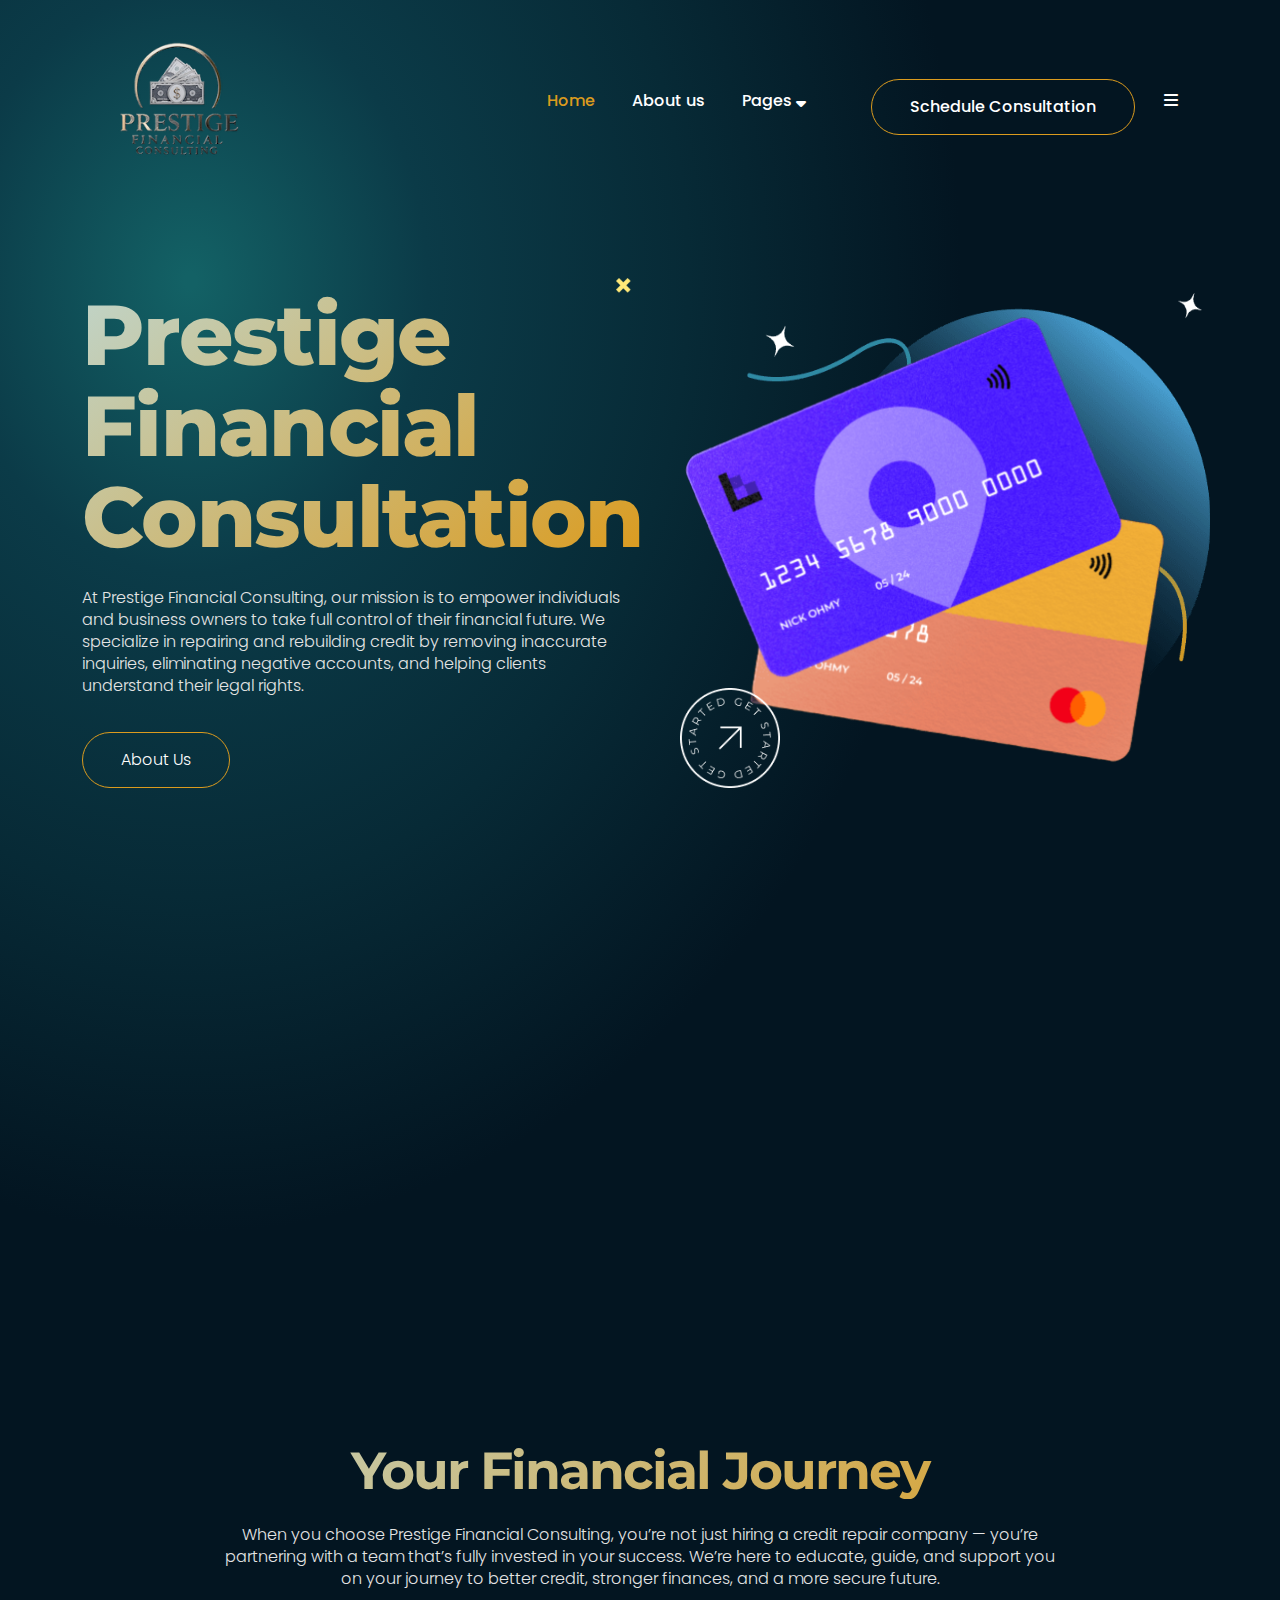
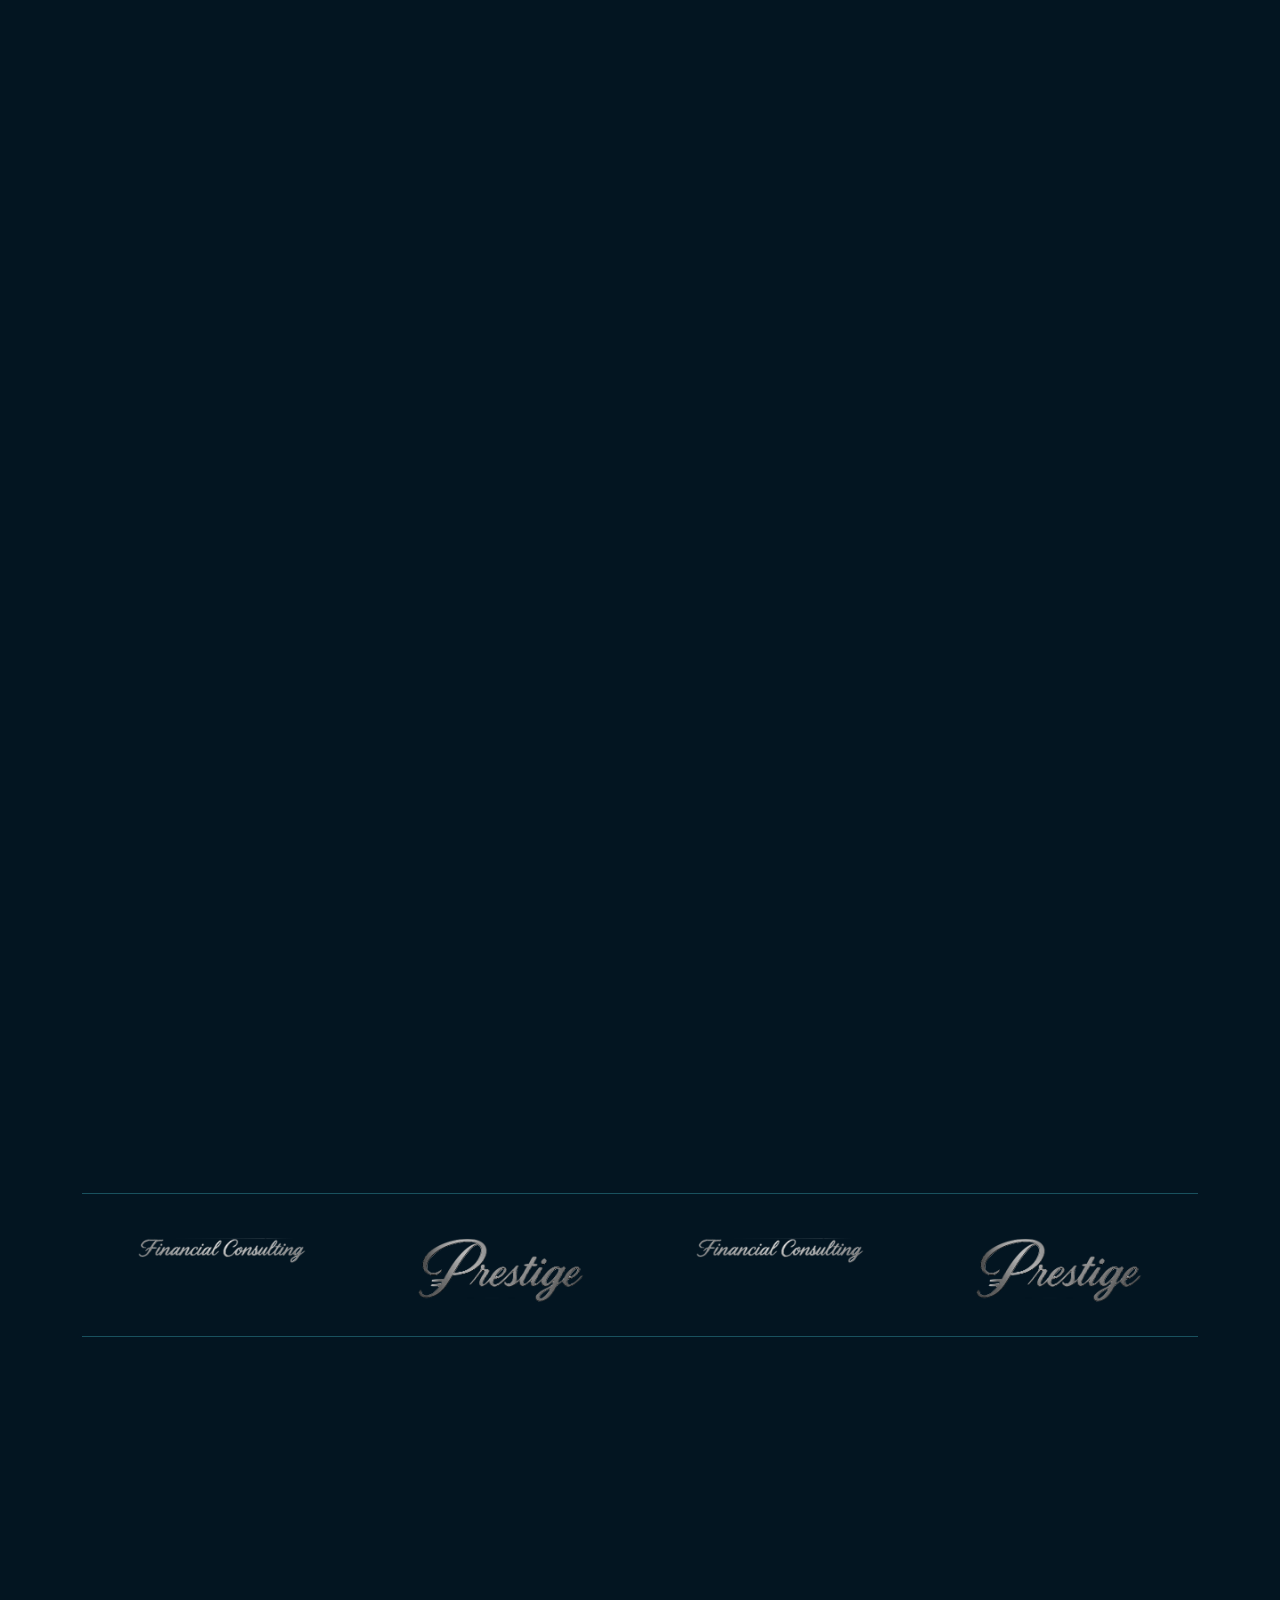
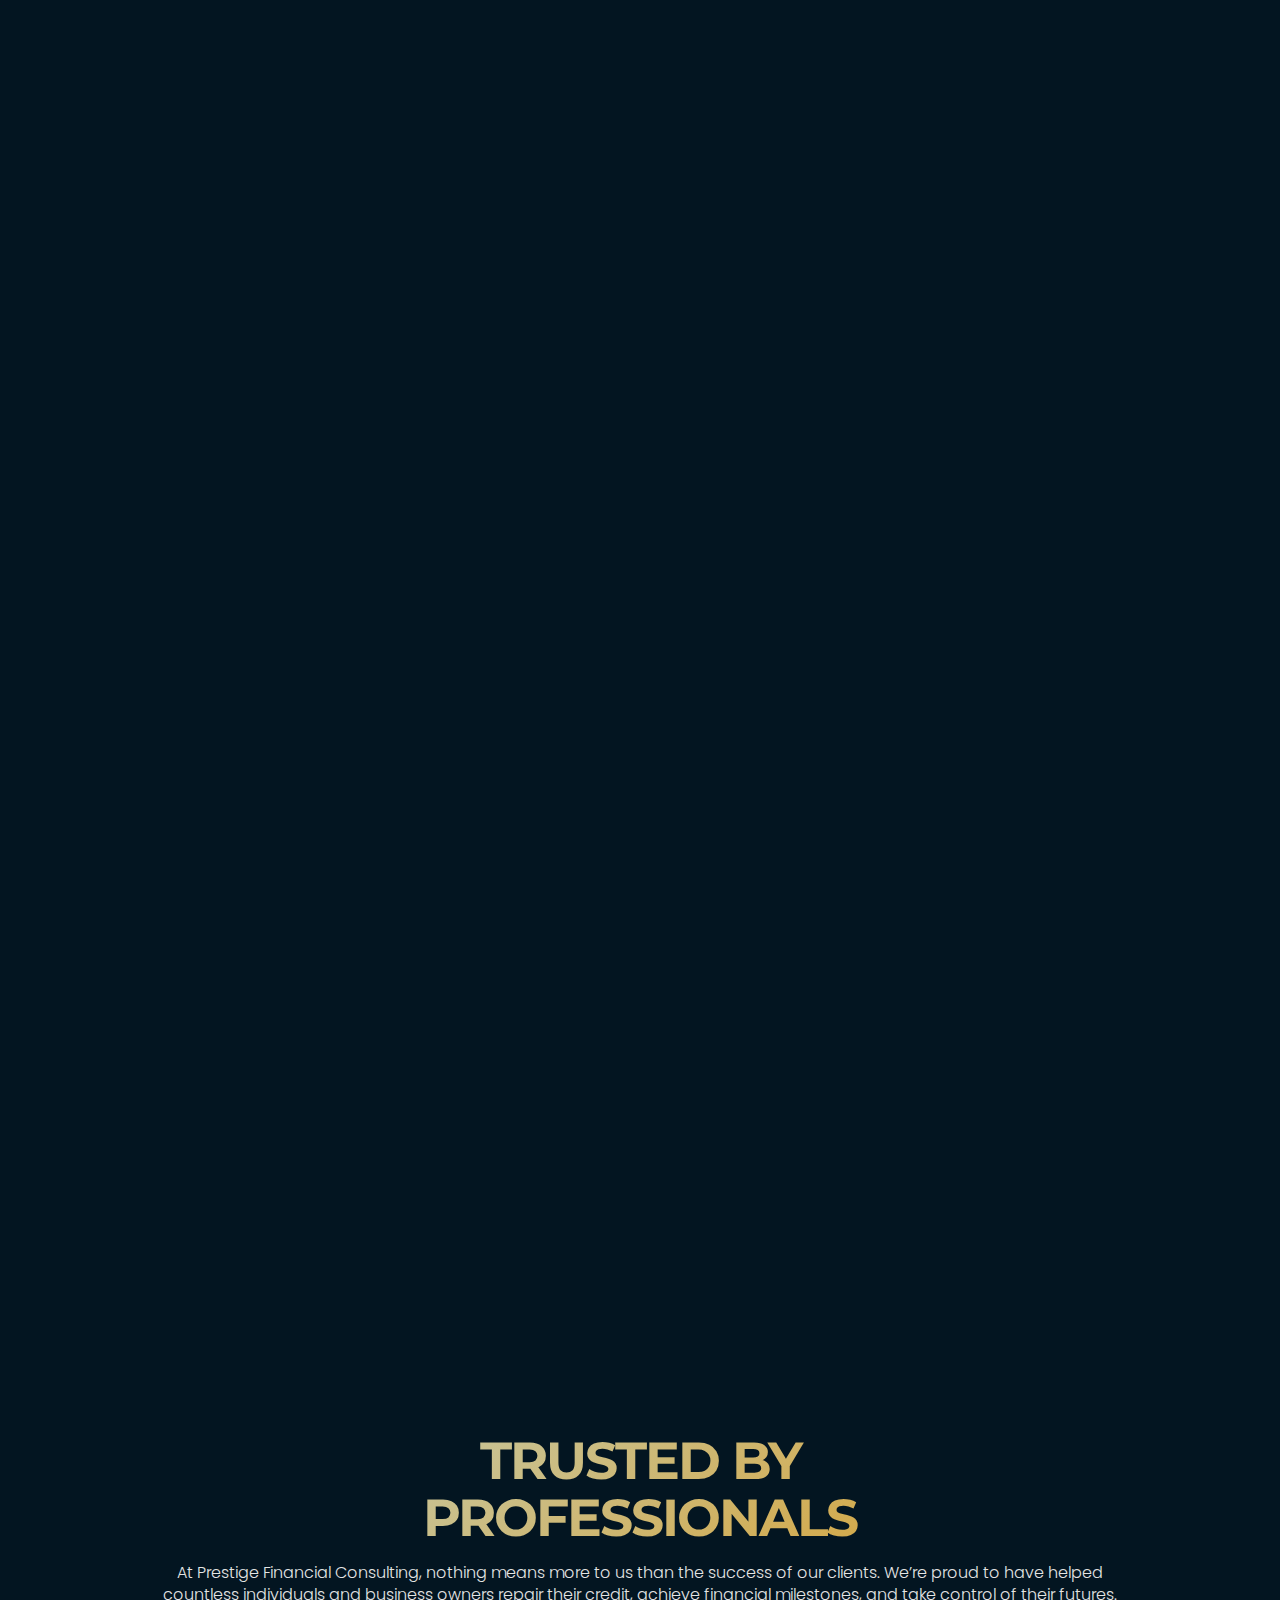
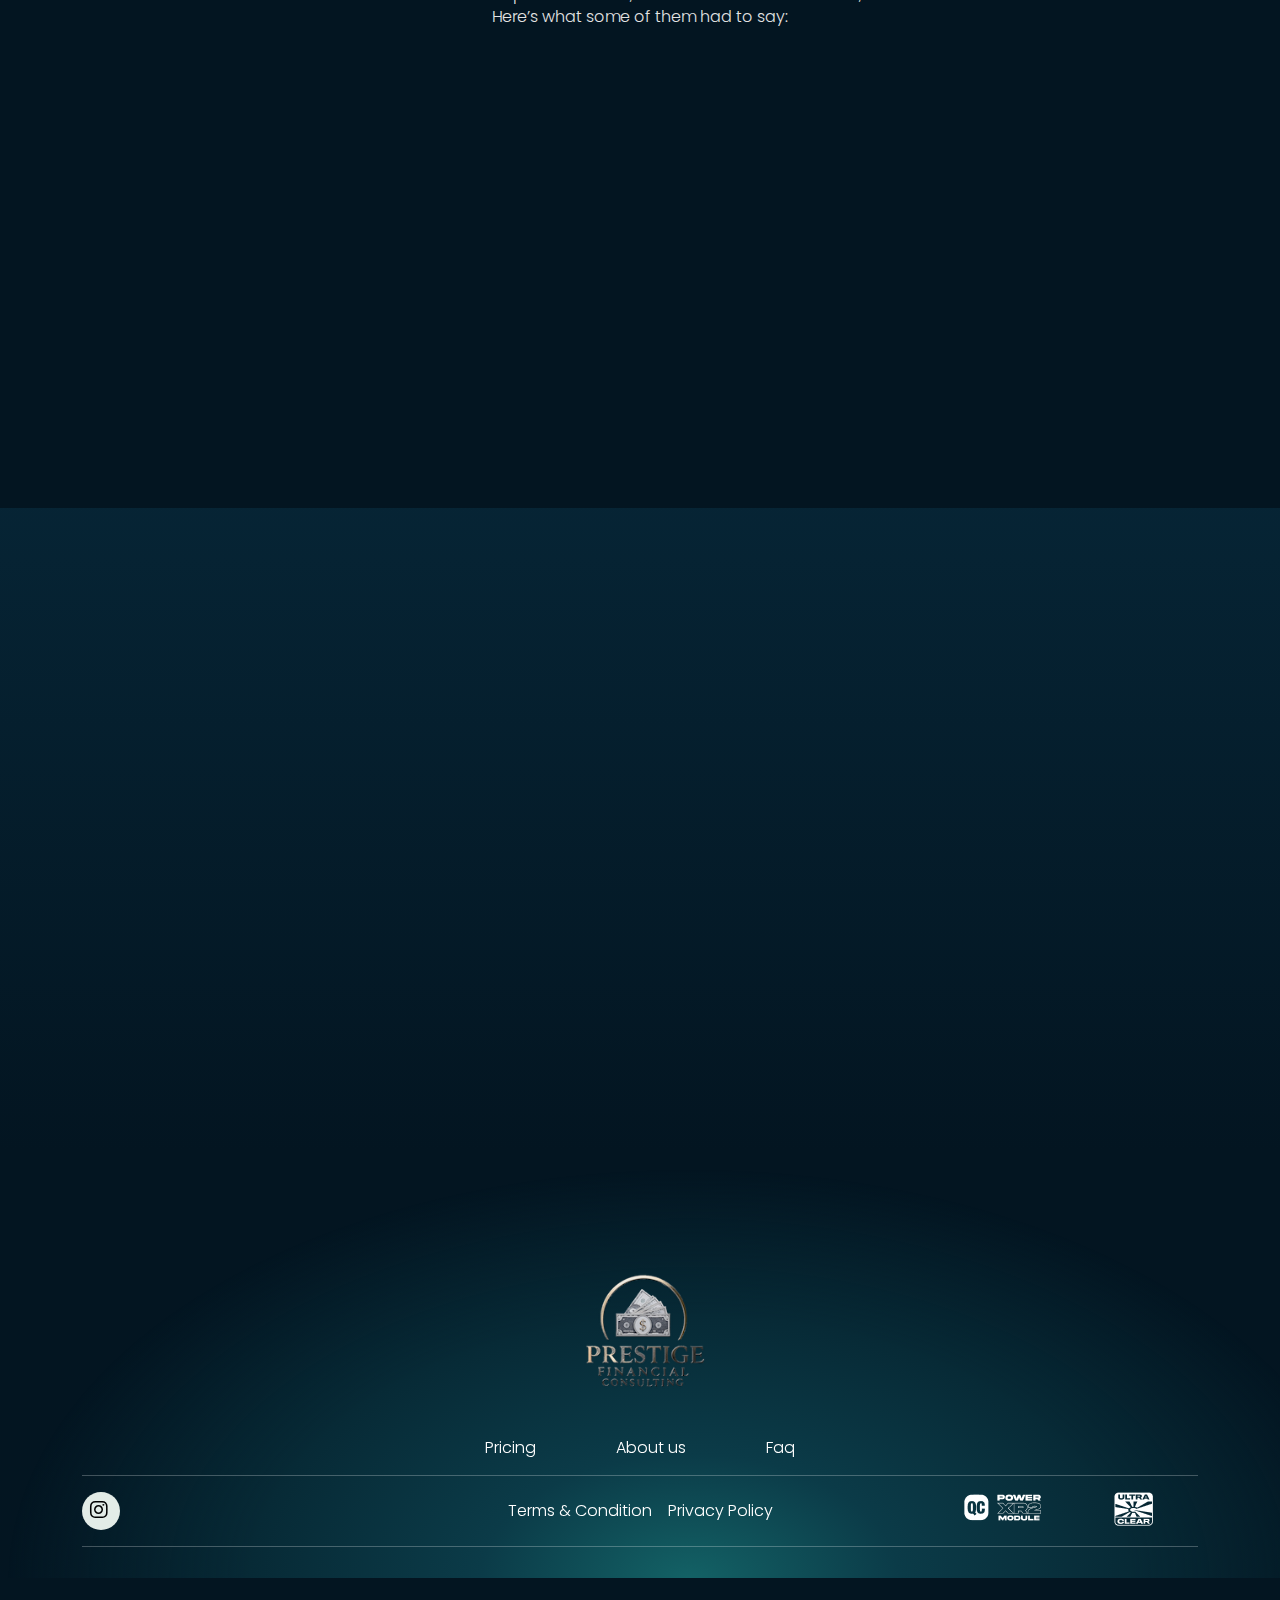
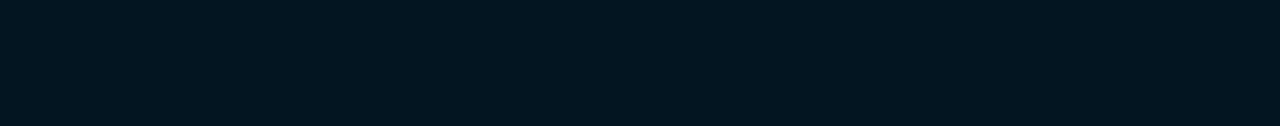
<file: index.html>
<!DOCTYPE html>
<html lang="zxx">

<head>
    <meta charset="UTF-8">
    <meta http-equiv="X-UA-Compatible" content="IE=edge">
    <meta name="viewport" content="width=device-width, initial-scale=1.0">
    <title>Prestige</title>
    <!-- favicon  -->
    <link rel="shortcut icon" href="assets/images/favicon.png" type="image/x-icon">
    <!-- faremwork of css -->
    <link rel="stylesheet" href="assets/css/bootstrap-lib/bootstrap.min.css">
    <!-- style sheet of css        -->
    <link rel="stylesheet" href="assets/css/style.css">
    <!-- Responsive sheet of css -->
    <link rel="stylesheet" href="assets/css/responsive.css">
    <!-- fonts awsome icon link            -->
    <link rel="stylesheet" href="assets/font-awesome-lib/icon/font-awesome.min.css">
    <!-- slick-slider link css -->
    <link rel="stylesheet" href="assets/css/slick.min.css">
    <!-- animation of css -->
    <link rel="stylesheet" href="assets/css/aos.css">
</head>
<body>
    <div class="site-wrapper">
        <div class="first_nav_hero_about">
            <!-- ======== 1.1. header section ======== -->
            <header>
                <nav class="container navbar navbar-expand-lg ">
                    <div class="container-fluid">
                        <!-- site logo -->
                        <a class="nav-logo p-0" href="index.html"><img src="assets/images/Logo.png" alt="logo"></a>
                                <!-- navigation button  -->
                        <button class="navbar-toggle" onclick="openNav()" type="button"
                            data-bs-target="#navbarSupportedContent" aria-controls="navbarSupportedContent"
                            aria-expanded="false" aria-label="Toggle navigation">
                            <i class="fa-solid fa-bars"></i>
                        </button>
                        <!-- navigation bar manu  -->
                        <div class="collapse navbar-collapse " id="navbarSupportedContent">
                            <ul
                                class="navbar-nav d-flex justify-content-center align-items-center gap-lg-2 gap-md-2 gap-sm-2 gap-2 mb-2 mb-lg-0">
                                <li class="nav-item">
                                    <a class="nav-link active" href="index.html">Home</a>
                                </li>
                                <li class="nav-item">
                                    <a class="nav-link" href="about.html">About us</a>
                                </li>
                                <li class="dropdown">
                                    <a class="nav-link " href="#">Pages <i
                                            class="fa-sharp fa-solid fa-sort-down"></i></a>
                                    <ul class="dropdown-menu">
                                        <li><a class="dropdown-item" href="pricing.html">Pricing</a></li>
                                        <li><a class="dropdown-item" href="contact.html">Contact</a></li>
                                        <li><a class="dropdown-item" href="faq.html">FAQ</a></li>
                                        
                                    </ul>
                                </li>
                                <li class="nav-item">
                                    <a id="search-bar-bt" class="nav-link" href="#">
                                <li class="nav-item header_btn ">
                                    <a class="nav-link nav-hrf btn-hover1" href="contact.html">Schedule Consultation</a>
                                </li>
                                <li class="nav-item" onclick="open_right_side()">
                                    <a class="nav-link" href="#"><i class="fa-sharp fa-solid fa-bars"></i></a>
                                </li>
                            </ul>
                        </div>
                    </div>
                </nav>
                <!--============ navigation left slidebar================-->
                <aside>
                    <div id="mySidenav" class="sidenav">
                        <div class="side-nav-logo d-flex justify-content-between align-items-center ps-4 pe-3">
                            <figure class="navbar-brand"><a href="index.html"><img src="assets/images/Logo.png" alt="img"
                                class="nav-logo"></a></figure>
                            <div class="closebtn" onclick="closeNav()"><i
                                    class="fa-solid fa-square-xmark side-bar-close-btn"></i></div>
                        </div>
                        <ul>
                            <li class="nav-item">
                                <a class="nav-link" aria-current="page" href="index.html">Home</a>
                            </li>
                            <li class="nav-item">
                                <a class="nav-link" href="about.html">About</a>
                            </li>
                           
                            <li class="nav-item">
                                <a class="nav-link" href="pricing.html">Pricing</a>
                            </li>
                            <li class="nav-item">
                                <div class="d-flex align-items-center justify-content-between pt-3" id="slid-btn">
                                    <button class="a-slid">Pages</button>
                                    <i class="fa-solid fa-caret-down pe-4"></i>
                                </div>
                                <ul id="slid-drop" class="myst">
                                    <li><a href="contact.html">Contact</a></li>
                                    <li><a href="faq.html">FAQ</a></li>
                                    
                                </ul>
                            </li>
                        </ul>
                    </div>
                </aside>
                <!--================== navigation drop search bar================-->
                <div class="search" id="search-bar">
                    <form class="d-flex nav-search">
                        <input type="text" name="search" placeholder="Enter your text">
                        <button class="btn-hover1" type="submit">Search</button>
                    </form>
                    <button id="remove-btn">
                        <i class="fa-solid fa-square-xmark "></i>
                    </button>
                </div>
                <!--=================navigation Right slidebar==================-->
                <section class="right-sidbar" id="right_side">
                    <div class="d-flex justify-content-between align-items-center">
                        <!-- site logo -->
                        <a class="p-0 " href="index.html"><img src="assets/images/Logo.png" alt="logo"></a>
                        <button class="close_right_sidebar fa-solid fa-xmark" onclick="close_right_sade()"> </button>
                    </div>
                    <p class="mt-4 pb-3">Headquartered in Southern California and proudly serving clients nationwide 
                        and internationally.
                    </p>
                    <p>Contact us today to start your credit repair journey and take the first step toward a stronger, 
                        more successful financial future.</p>
                        <br>

                    <a href="pricing.html" class="btn-hover1">Discover More</a>
                    <hr>
                    <h5 class="mt-4 mb-4">Contact Details:</h5>
                    <ul class="d-flex flex-column gap-3">
                        <li>
                            <a href="#"> <i class="fa-solid fa-phone"></i></a>
                            <a href="#">855-512-7334</a>
                        </li>
                        <li>
                            <a href="#"><i class="fa-solid fa-envelope"></i></a>
                            <a href="#">dddconsultinggg@gmail.com</a>
                        </li>
                        <li>
                            <a href="#"><i class="fa-solid fa-clock"></i></a>
                            <a href="#">Office Hours: 8AM - 5PM Monday - Friday</a>
                        </li>
                    </ul>
                    <span class="d-flex gap-4 mt-4">
                        <a href="#" class="p-0"><i class="fa-brands fa-instagram"></i></a>
                    </span>
                </section>
            </header>
            <!-- ======== End of 1.1. header section ========  -->
            <!-- ======== 1.2. hero section ======== -->
            <section class="hero">
                <div class="container">
                    <div class="row text-md-start text-sm-center text-center gap-md-0 gap-sm-4 gap-5" >
                        <div  data-aos="fade-up" class="col-md-6 d-flex align-items-md-start align-items-ms-center align-items-center justify-content-center flex-column" >
                            <h1>Prestige Financial Consultation</h1>
                            <p>At Prestige Financial Consulting, our mission is to empower individuals and business owners to take full control of their financial future. 
                                We specialize in repairing and rebuilding credit by removing inaccurate inquiries, eliminating negative accounts, and helping clients understand 
                                their legal rights.</p>
                            <a class="btn-hover1" href="about.html">About Us</a>
                        </div>
                        <div data-aos="fade-down" class="col-md-6 position-relative d-flex flex-column justify-content-center align-items-center mt-md-0 mt-sm-5 mt-4">
                            <img src="assets/images/index/hero.png" alt="hero_img1" class="moving">
                            <img src="assets/images/index/hero_watch.png" alt="hero_img2">
                            <img src="assets/images/icon/hero_star.png" alt="hero_icon">
                        </div>
                    </div>
                </div>
            </section>
            <!-- ======== End of 1.2. hero section ========  -->
            <!-- ======== 1.3. about section ========  -->
            <section class="about">
                <div class="container">
                    <div class="row text-md-start text-sm-center text-center">
                        <div class="col-md-6 d-flex justify-content-between">
                            <div class="ab_card1"  data-aos="flip-left">
                                <h3>About</h3>
                                <p class="p-f-s">Beyond personal credit repair, we guide entrepreneurs in building strong 
                                    business credit profiles and securing the funding they need to grow and scale 
                                    their companies. Through expert advice, personalized strategies, and transparent 
                                    support, we aim to restore confidence, unlock financial opportunities, and pave the 
                                    way for long-term success.</p>
                                <div
                                    class="d-flex align-items-center justify-content-lg-start justify-content-md-center justify-content-center">
                                    <a class="btn-hover1" href="about.html">Learn More</a>
                                    <div class="abut-video">
                                    </div>
                                   <!--<div class="p-f-s w-v">Watch Video</div> -->
                                </div>
                            </div>
                        </div>
                        <div class="col-md-6 d-flex justify-content-center mt-md-0 mt-sm-3 mt-3">
                            <div class="ab_card2 d-flex flex-column justify-content-between" data-aos="flip-right">
                                <div>
                                    <div class="row gap-md-0 gap-sm-3 gap-3">
                                        <div class="col-md-5 col-sm-12 col-12 ">
                                            <div
                                                class="d-flex justify-content-md-start justify-content-sm-center justify-content-center">
                                                <h3 class="count">100</h3>
                                                <h3>+</h3>
                                            </div>
                                            <p class="p-f-s">We have supported hundreds of clients with comprehensive financial solutions 
                                                tailored to their needs.
                                            </p>
                                        </div>
                                        <div class="col-2 p-0 d-flex justify-content-center align-items-center">
                                            <hr>
                                        </div>
                                        <div class="col-md-5 col-sm-12 col-12 p-0">
                                            <h3>FREE!</h3>
                                            <p class="p-f-s">No matter your financial needs, we provide a free 
                                                consultation to get you started. 
                                            </p>
                                        </div>
                                    </div>
                                </div>
                                <div
                                    class="d-flex mb-3 mt-4 gap-4 justify-content-md-start justify-content-ms-center justify-content-center">
                                    <div class="position-relative">
                                        <img src="assets/images/index/about_card_img1.jpg" alt="about_img1">
                                        <img src="assets/images/index/about_card_img2.jpg" alt="about_img2">
                                    </div>
                                    <div class="ps-2">
                                        <span>
                                            <i class="fa-solid fa-star"></i>
                                            <i class="fa-solid fa-star"></i>
                                            <i class="fa-solid fa-star"></i>
                                            <i class="fa-solid fa-star"></i>
                                            <i class="fa-solid fa-star"></i>
                                        </span>
                                        <p>We’ve earned the trust of countless clients through our reliable financial solutions.</p>
                                    </div>
                                </div>
                            </div>
                        </div>
                    </div>
                </div>
            </section>
        </div>
        <!-- ======== End of 1.3. about section ========  -->
        <!-- ======== 1.4. finance section 1 ========  -->
        <section class="finance pt-5 pb-5">
            <div class="container text-center">
                <h2>Your Financial Journey</h2>
                <P class="mt-0">When you choose Prestige Financial Consulting, you’re not just hiring a credit 
                    repair company — you’re partnering with a team that’s fully invested in your success. We’re here to educate, guide, 
                    and support you on your journey to better credit, stronger finances, and a more secure future.</P>
                <div class="finanes-card row gap-md-0 gap-sm-4 gap-4">
                    <div class="col-lg-4 col-md-4 d-flex justify-content-center pe-lg-3 pe-md-0 pe-sm-3 pe-3">
                        <div class="fin-card" data-aos="flip-up">
                            <figure><img src="assets/images/icon/graphe.png" alt="praph"></figure>
                            <h4>Credit Repair & Restoration</h4>
                            <p class="p-f-s">We work to remove inaccurate inquiries, outdated negative accounts, 
                                collections, charge-offs, and other damaging items from your credit reports. Our 
                                goal is to rebuild your credit profile and improve your scores so you can qualify 
                                for better financial opportunities.
                            </p>
                        </div>
                    </div>
                    <div class="col-lg-4 col-md-4 d-flex justify-content-center pe-lg-3 pe-md-0 pe-sm-3 pe-3">
                        <div class="fin-card" data-aos="flip-up">
                            <figure> <img src="assets/images/icon/doller.png" alt="doller"></figure>
                            <h4>Business Credit Building</h4>
                            <p class="p-f-s">We help entrepreneurs establish and build strong business credit separate 
                                from their personal credit. From setting up your business properly to developing a credit 
                                profile that lenders trust, we guide you every step of the way.
                            </p>
                        </div>
                    </div>
                    <div class="col-lg-4 col-md-4 d-flex justify-content-center">
                        <div class="fin-card" data-aos="flip-up">
                            <figure><img src="assets/images/icon/arow.png" alt="arow"></figure>
                            <h4>Credit Education & Legal Rights</h4>
                            <p class="p-f-s">We don’t just fix credit — we teach you how credit works. Our team educates you 
                                about your consumer rights under the Fair Credit Reporting Act (FCRA) and other laws, empowering 
                                you to protect your financial future.
                            </p>
                        </div>
                    </div>
                </div>
            </div>

        <!-- ======== finance section part 2 ========  -->
        <section class="finance pt-5 pb-5">
            <div class="container text-center">
                <div class="finanes-card row gap-md-0 gap-sm-4 gap-4">
                    <div class="col-lg-4 col-md-4 d-flex justify-content-center pe-lg-3 pe-md-0 pe-sm-3 pe-3">
                        <div class="fin-card" data-aos="flip-up">
                            <figure><img src="assets/images/icon/doller.png" alt="doller"></figure>
                            <h4>Business Funding</h4>
                            <p class="p-f-s">Whether you’re launching a new venture or scaling an existing business, we connect 
                                you with funding opportunities and guide you through the application process. Our team helps you 
                                position your business to qualify for lines of credit, loans, and other forms of financing.
                            </p>
                        </div>
                    </div>
                    <div class="col-lg-4 col-md-4 d-flex justify-content-center pe-lg-3 pe-md-0 pe-sm-3 pe-3">
                        <div class="fin-card" data-aos="flip-up">
                            <figure> <img src="assets/images/icon/arow.png" alt="arrow"></figure>
                            <h4>Inquiry & Account Removal</h4>
                            <p class="p-f-s">We specialize in removing hard inquiries, outdated accounts, and other negative marks 
                                that may be holding your credit back — giving you a clean slate to move forward confidently.
                            </p>
                        </div>
                    </div>
                    <div class="col-lg-4 col-md-4 d-flex justify-content-center">
                        <div class="fin-card" data-aos="flip-up">
                            <figure><img src="assets/images/icon/graphe.png" alt="praph"></figure>
                            <h4>Financial Growth Strategy</h4>
                            <p class="p-f-s">Our consulting doesn’t stop at credit. We help you create customized plans for long-term 
                                financial success, including steps to build wealth, maintain strong credit, and position yourself or your 
                                business for future opportunities.
                            </p>
                        </div>
                    </div>
                </div>
            </div>
        </section>
    <!-- ======== end finance section part 1 and 2 ========  -->

        <!-- ======== 1.5. ispsum section ========  -->
        <div class="ispsum-logo">
            <div class="container">
                <hr>
                <div class="logo_ispsum_slider">
                    <a href="#">
                        <figure><img src="assets/images/icon/ipsum-11.png" alt="img"></figure>
                    </a>
                    <a href="#">
                        <figure><img src="assets/images/icon/ipsum-22.png" alt="img"></figure>
                    </a>
                    <a href="#">
                        <figure><img src="assets/images/icon/ipsum-11.png" alt="img"></figure>
                    </a>
                    <a href="#">
                        <figure><img src="assets/images/icon/ipsum-22.png" alt="img"></figure>
                    </a>
                    <a href="#">
                        <figure><img src="assets/images/icon/ipsum-11.png" alt="img"></figure>
                    </a>
                    <a href="#">
                        <figure><img src="assets/images/icon/ipsum-22.png" alt="img"></figure>
                    </a>
                    <a href="#">
                        <figure><img src="assets/images/icon/ipsum-11.png" alt="img"></figure>
                    </a>
                    <a href="#">
                        <figure><img src="assets/images/icon/ipsum-22.png" alt="img"></figure>
                    </a>
                </div>
                <hr>
            </div>
        </div>
        <!-- ======== End of 1.5. ispsum section ========  -->


        <!-- ======== 1.6. gateway section ========  -->
        <section class="gateway">
            <div class="container">
                <div class="row gap-lg-0 gap-md-0 gap-sm-4 gap-4">
                    <div class="col-lg-6 col-md-6 d-flex align-items-center justify-content-center" data-aos="fade-up">
                        <div class=" gateway-bg-img mt-5 ">
                            <figure><img src="assets/images/index/gateway-1.png" alt="gate_img1" class="moving"></figure>
                        </div>
                    </div>
                    <div class="col-lg-6 col-md-6  text-md-start text-sm-center text-center" data-aos="fade-down">
                        <h2>Control Your Credit Today!</h2>
                        <P class="pt-lg-4 pt-md-3 pt-sm-2 pt-2">Your journey to financial freedom starts today. Whether you’re trying
                             to qualify for a mortgage, get approved for funding, start a business, or simply stop feeling held back by 
                             bad credit — Prestige Financial Consulting is here to help you make it happen.</P>
                             <p>We don’t just fix credit — we transform financial futures. With our proven strategies, dedicated support team, 
                                and results-driven approach, you can start seeing real improvements within 30 days — and in many cases, even sooner.</p>
                        <div
                            class="gate mt-md-3 mt-sm-0 mt-4   d-flex flex-md-row flex-sm-column flex-column align-items-center">
                            <figure class="d-flex align-items-center"><img src="assets/images/icon/gate-icon1.png"
                                    alt="gate-img1"></figure>
                            <div class="account-text ms-3">
                                <h5 class="pb-2">Step 1:</h5>
                                <p class="p-f-s">Schedule your free consultation — we’ll review your credit and discuss your goals.</p>
                            </div>
                        </div>
                        <div class="gate d-flex mt-4  flex-md-row flex-sm-column flex-column align-items-center">
                            <figure class="d-flex align-items-center"><img src="assets/images/icon/gate-icon2.png"
                                    alt="gate-img2"></figure>
                            <div class="ms-3">
                                <h5 class="pb-2">Step 2:</h5>
                                <p class="p-f-s">Choose the service package that fits your needs.</p>
                            </div>
                        </div>
                        <div class="gate d-flex mt-4  flex-md-row flex-sm-column flex-column align-items-center">
                            <figure class="d-flex align-items-center"><img src="assets/images/icon/gate-icon3.png"
                                    alt="gate-img3"></figure>
                            <div class="ms-3">
                                <h5 class="pb-2">Step 3:</h5>
                                <p class="p-f-s">Let our experts handle the work while you watch your credit and opportunities grow.</p>
                            </div>
                        </div>
                        <div class="gate-link text-lg-start text-md-start text-sm-center text-center">
                            <a class="btn-hover1" href="pricing.html">Pricing</a>
                        </div>
                    </div>
                </div>
            </div>
        </section>
        <!-- ======== End of 1.6. gateway section ========  -->
        <!-- ======== 1.7. services section ========  -->
        <!-- ======== End of 1.7. services section ========  -->
        <!-- ======== 1.8. visa section ========  -->
        <section class="visa">
            <div class="container">
                <div class="visa-contant" data-aos="fade-up">
                    <div class="row">
                        <div class="col-lg-6 col-md-6">
                            <h3 class="text-md-start text-sm-center text-center">Financial Consulting
                            </h3>
                            <p class="text-md-start text-sm-center text-center p-f-s">At Prestige Financial Consulting, we don’t believe in one-size-fits-all credit repair. Every client’s financial situation is different — so our service packages are designed to meet you exactly where you are. Whether you’re working on removing a few negative items, rebuilding your credit from the ground up, or securing funding to grow your business, we’re here to guide you every step of the way.

                                Each package includes professional credit analysis, customized dispute strategies, ongoing support, and expert guidance to help you reach your financial goals with confidence.</p>
                            <p class="text-md-start text-sm-center text-center p-f-s"> Get Started Today! – Contact us now to schedule your consultation and take the first step toward a stronger, more secure financial future.</p>
                            <div class="visa-btn text-sm-center text-md-start text-center">
                                <a class="btn-hover1" href="contact.html">Try Our Path Now</a>
                            </div>
                        </div>
                        <div class="col-lg-6 col-md-6">
                            <div class="visa-logo d-flex justify-content-between align-items-center pt-2 pb-3">
                                <figure><img src="assets/images/icon/vis-1.png" alt="vica-icon1"> </figure>
                                <figure><img src="assets/images/icon/ves-2.png" alt="vica-icon2"></figure>
                                <figure><img src="assets/images/icon/ves-3.png" alt="vica-icon3"></figure>
                                <figure><img src="assets/images/icon/ves-4.png" alt="vica-icon4"></figure>
                                <figure><img src="assets/images/icon/ves-5.png" alt="vica-icon5"></figure>
                            </div>
                            <div class="d-flex pt-2 justify-content-md-start justify-content-center justify-content-center">
                                <h2 class="count">720</h2>
                                <h2>+</h2>
                                
                            </div>
                            <p class="pt-2 pb-3 text-md-start text-sm-center text-center p-f-s">Boost Your Credit Score!!</p>
                            <div class="visa-card position-relative mt-3">
                                <img src="assets/images/index/Card.png" alt="visa-card">
                            </div>
                        </div>
                    </div>
                </div>
            </div>
        </section>
        <!-- ======== End of 1.8. visa section ========  -->

        <!-- ======== 1.10. profaessional section ========  -->
        <section class="profaessional">
            <div class="container">
                <h2 class="text-center">Trusted By Professionals</h2>
                <P class="text-center pt-3 pb-5 mb-2">At Prestige Financial Consulting, nothing means more to us than the success of 
                    our clients. We’re proud to have helped countless individuals and business owners repair their credit, achieve 
                    financial milestones, and take control of their futures. Here’s what some of them had to say:</P>
                <div class="prof-size"  data-aos="zoom-in-up">
                    <div class="prof-slider ">
                        <div class="prof-slide position-relative">
                            <div>
                                <div>
                                    <img src="assets/images/slider/Comma.png" alt="img" class="prof-img-1">
                                </div>
                                <p class="text-center p-f-s">“I was struggling with a low credit score and multiple 
                                    collections holding me back. Within just a few weeks of working with Prestige, 
                                    my score increased over 120 points, and I was approved for a new car loan. Highly
                                     recommend their services!”</p>
                                <div class="prof-star pt-2 pb-2 text-center">
                                    <span class="stars text-lg-start">
                                        <i class="fa-solid fa-star"></i>
                                        <i class="fa-solid fa-star"></i>
                                        <i class="fa-solid fa-star"></i>
                                        <i class="fa-solid fa-star"></i>
                                        <i class="fa-solid fa-star"></i>
                                    </span>
                                </div>
                                <h5 class="text-center">Maria G.</h5>
                                <p class="text-center pt-2 pb-5 p-f-s">Los Angeles, CA</p>
                            </div>
                        </div>
                        <div class="prof-slide position-relative">
                            <div>
                                <div>
                                    <img src="assets/images/slider/Comma.png" alt="img" class="prof-img-1">
                                </div>
                                <p class="text-center p-f-s">“I had repossessions and even a child support delinquency on my credit report. I thought those would stay forever, but Prestige was able to dispute and remove them. My credit has never looked better.”</p>
                                <div class="prof-star pt-2 pb-2 text-center">
                                    <span class="stars text-lg-start">
                                        <i class="fa-solid fa-star"></i>
                                        <i class="fa-solid fa-star"></i>
                                        <i class="fa-solid fa-star"></i>
                                        <i class="fa-solid fa-star"></i>
                                        <i class="fa-solid fa-star"></i>
                                    </span>
                                </div>
                                <h5 class="text-center">Nancy H</h5>
                                <p class="text-center pt-2 pb-5 p-f-s">Las Vegas, NV</p>
                            </div>
                        </div>
                        <div class="prof-slide position-relative">
                            <div>
                                <div>
                                    <img src="assets/images/slider/Comma.png" alt="img" class="prof-img-1">
                                </div>
                                <p class="text-center p-f-s">“ had multiple collections, old accounts, and inaccurate items holding me back. After signing up with Prestige, my score jumped 150 points in just 30 days. I finally feel in control of my finances again”</p>
                                <div class="prof-star pt-2 pb-2 text-center">
                                    <span class="stars text-lg-start">
                                        <i class="fa-solid fa-star"></i>
                                        <i class="fa-solid fa-star"></i>
                                        <i class="fa-solid fa-star"></i>
                                        <i class="fa-solid fa-star"></i>
                                        <i class="fa-solid fa-star"></i>
                                    </span>
                                </div>
                                <h5 class="text-center">David R</h5>
                                <p class="text-center pt-2 pb-5 p-f-s">Phoenix, AZ</p>
                            </div>
                        </div>
                        <div class="prof-slide position-relative">
                            <div>
                                
                                <div>
                                    <img src="assets/images/slider/Comma.png" alt="img" class="prof-img-1">
                                </div>
                                <p class="text-center p-f-s">“Not only did they fix my credit, but they also 
                                    helped me establish business credit and guided me through the funding process. 
                                    Thanks to Prestige, I was able to secure my first $50,000 business loan.”</p>
                                <div class="prof-star pt-2 pb-2 text-center">
                                    <span class="stars text-lg-start">
                                        <i class="fa-solid fa-star"></i>
                                        <i class="fa-solid fa-star"></i>
                                        <i class="fa-solid fa-star"></i>
                                        <i class="fa-solid fa-star"></i>
                                        <i class="fa-solid fa-star"></i>
                                    </span>
                                </div>
                                <h5 class="text-center">James T</h5>
                                <p class="text-center pt-2 pb-5 p-f-s">Dallas, TX</p>
                            </div>
                        </div>
                        <div class="prof-slide position-relative">
                            <div>
                                
                                <div>
                                    <img src="assets/images/slider/Comma.png" alt="img" class="prof-img-1">
                                </div>
                                <p class="text-center p-f-s">“I was embarrassed by my credit and didn’t think I’d ever be able to fix it. Prestige Financial Consulting made the process simple and stress-free. Now my credit score is over 700 and I just bought a brand-new car with no co-signer. I tell everyone about them!”</p>
                                <div class="prof-star pt-2 pb-2 text-center">
                                    <span class="stars text-lg-start">
                                        <i class="fa-solid fa-star"></i>
                                        <i class="fa-solid fa-star"></i>
                                        <i class="fa-solid fa-star"></i>
                                        <i class="fa-solid fa-star"></i>
                                        <i class="fa-solid fa-star"></i>
                                    </span>
                                </div>
                                <h5 class="text-center">Isabella C</h5>
                                <p class="text-center pt-2 pb-5 p-f-s">Miami, FL</p>
                            </div>
                        </div>
                        <div class="prof-slide position-relative">
                            <div>
                                
                                <div>
                                    <img src="assets/images/slider/Comma.png" alt="img" class="prof-img-1">
                                </div>
                                <p class="text-center p-f-s">“I tried building business credit on my own but kept hitting roadblocks. Prestige walked me through every step, from setting up my business profile to getting approved for my first business credit line. Today, my company has access to over $75,000 in funding.”</p>
                                <div class="prof-star pt-2 pb-2 text-center">
                                    <span class="stars text-lg-start">
                                        <i class="fa-solid fa-star"></i>
                                        <i class="fa-solid fa-star"></i>
                                        <i class="fa-solid fa-star"></i>
                                        <i class="fa-solid fa-star"></i>
                                        <i class="fa-solid fa-star"></i>
                                    </span>
                                </div>
                                <h5 class="text-center">Marcus J</h5>
                                <p class="text-center pt-2 pb-5 p-f-s">Houston, TX </p>
                            </div>
                        </div>
                        <div class="prof-slide position-relative">
                            <div>
                                
                                <div>
                                    <img src="assets/images/slider/Comma.png" alt="img" class="prof-img-1">
                                </div>
                                <p class="text-center p-f-s">“I had multiple late payments and charge-offs that were stopping me from buying a home. Prestige created a strategy, disputed everything on my report, and within 30 days I was pre-approved for a mortgage. I couldn’t believe it.”</p>
                                <div class="prof-star pt-2 pb-2 text-center">
                                    <span class="stars text-lg-start">
                                        <i class="fa-solid fa-star"></i>
                                        <i class="fa-solid fa-star"></i>
                                        <i class="fa-solid fa-star"></i>
                                        <i class="fa-solid fa-star"></i>
                                        <i class="fa-solid fa-star"></i>
                                    </span>
                                </div>
                                <h5 class="text-center">Laura P</h5>
                                <p class="text-center pt-2 pb-5 p-f-s">Atlanta, GA </p>
                            </div>
                        </div>
                        <div class="prof-slide position-relative">
                            <div>
                                
                                <div>
                                    <img src="assets/images/slider/Comma.png" alt="img" class="prof-img-1">
                                </div>
                                <p class="text-center p-f-s">“I was denied for a personal loan because of my credit score, but after working with Prestige Financial Consulting, I saw major changes in less than a month. My collections were removed, and I finally got approved for a $15,000 loan. They truly deliver results.”</p>
                                <div class="prof-star pt-2 pb-2 text-center">
                                    <span class="stars text-lg-start">
                                        <i class="fa-solid fa-star"></i>
                                        <i class="fa-solid fa-star"></i>
                                        <i class="fa-solid fa-star"></i>
                                        <i class="fa-solid fa-star"></i>
                                        <i class="fa-solid fa-star"></i>
                                    </span>
                                </div>
                                <h5 class="text-center">Anthony M</h5>
                                <p class="text-center pt-2 pb-5 p-f-s">Chicago, IL </p>
                            </div>
                        </div>
                        <div class="prof-slide position-relative">
                            <div>
                                
                                <div>
                                    <img src="assets/images/slider/Comma.png" alt="img" class="prof-img-1">
                                </div>
                                <p class="text-center p-f-s">“After years of being denied for mortgages, Prestige Financial Consulting helped me clean up my credit ascore. Just six months later, I closed on my first home. This team truly changed my life.”</p>
                                <div class="prof-star pt-2 pb-2 text-center">
                                    <span class="stars text-lg-start">
                                        <i class="fa-solid fa-star"></i>
                                        <i class="fa-solid fa-star"></i>
                                        <i class="fa-solid fa-star"></i>
                                        <i class="fa-solid fa-star"></i>
                                        <i class="fa-solid fa-star"></i>
                                    </span>
                                </div>
                                <h5 class="text-center">Alejandra R</h5>
                                <p class="text-center pt-2 pb-5 p-f-s">Phoenix, AZ </p>
                            </div>
                        </div>
                        <div class="prof-slide position-relative">
                            <div>
                                
                                <div>
                                    <img src="assets/images/slider/Comma.png" alt="img" class="prof-img-1">
                                </div>
                                <p class="text-center p-f-s">“At first, I was skeptical about paying for credit repair, but Prestige proved it was worth every penny. My score improved, I got approved for a new apartment, and I even qualified for a business line of credit. Best decision I’ve ever made.”</p>
                                <div class="prof-star pt-2 pb-2 text-center">
                                    <span class="stars text-lg-start">
                                        <i class="fa-solid fa-star"></i>
                                        <i class="fa-solid fa-star"></i>
                                        <i class="fa-solid fa-star"></i>
                                        <i class="fa-solid fa-star"></i>
                                        <i class="fa-solid fa-star"></i>
                                    </span>
                                </div>
                                <h5 class="text-center">Robert S </h5>
                                <p class="text-center pt-2 pb-5 p-f-s">San Diego, CA </p>
                            </div>
                        </div>
                     
                    </div>
                </div>
            </div>
        </section>
        <!-- ======== End of 1.10. profaessional section ========  -->
        <!-- ======== 1.11. question section ========  -->
        <section class="question">
            <div class="container">
                <div class="row">
                    <div class="question-text col-lg-6 col-md-6 tab-center" data-aos="fade-up">
                        <h2 class="text-lg-start text-md-start text-sm-center text-center">FREQUENTLY ASKED
                            QUESTIONS
                        </h2>
                        <P class="text-lg-start text-md-start text-sm-center text-center mt-md-3 mt-3">We don’t just repair credit — 
                            we help you build a roadmap for future financial success, so you can qualify for better loans, credit lines, 
                            and investment opportunities.
                        </P>
                        <div class="text-lg-start text-md-start text-sm-center text-center ">
                            <a class="btn-hover1" href="faq.html">More FAQs</a>
                        </div>
                    </div>
                    <div class="question-collapes col-lg-6 col-md-6 mt-md-0 mt-sm-3 mt-3" data-aos="zoom-in">
                        <div class="accordion" id="accordionExample">
                            <div class="accordion-item">
                                <h5 class="accordion-header" id="headingOne">
                                    <button class="accordion-button" type="button" data-bs-toggle="collapse"
                                        data-bs-target="#collapseOne" aria-expanded="true" aria-controls="collapseOne">
                                      How long does the credit repair process take?
                                    </button>
                                </h5>
                                <div id="collapseOne" class="accordion-collapse collapse show"
                                    aria-labelledby="headingOne" data-bs-parent="#accordionExample">
                                    <div class="accordion-body">
                                        <p> Every situation is unique, but most of our clients begin seeing results within 30 days --
                                            and some see improvements in as little as 15 days. The exact timeline depends on the number 
                                            of negative items on your report and how quickly the credit bureaus respond, but our team works 
                                            diligently to deliver fast, effective results.

                                        </p>
                                    </div>
                                </div>
                            </div>
                            <div class="accordion-item">
                                <h5 class="accordion-header" id="headingTwo">
                                    <button class="accordion-button collapsed" type="button" data-bs-toggle="collapse"
                                        data-bs-target="#collapseTwo" aria-expanded="false" aria-controls="collapseTwo">
                                         Will this work if I live outside Southern California?
                                    </button>
                                </h5>
                                <div id="collapseTwo" class="accordion-collapse collapse" aria-labelledby="headingTwo"
                                    data-bs-parent="#accordionExample">
                                    <div class="accordion-body">
                                        <p> ✅ Absolutely.While our headquarters are based in Southern California, we proudly 
                                            serve clients nationwide. All consultations, disputes, and credit services can be 
                                            handled remotely, so no matter where you’re located in the U.S., we can help you 
                                            improve your credit and achieve your financial goals.</p>
                                    </div>
                                </div>
                            </div>
                            <div class="accordion-item">
                                <h5 class="accordion-header" id="headingThree">
                                    <button class="accordion-button collapsed" type="button" data-bs-toggle="collapse"
                                        data-bs-target="#collapseThree" aria-expanded="false"
                                        aria-controls="collapseThree">
                                        What types of negative itmes can be removed?
                                    </button>
                                </h5>
                                <div id="collapseThree" class="accordion-collapse collapse"
                                    aria-labelledby="headingThree" data-bs-parent="#accordionExample">
                                    <div class="accordion-body">
                                        <p>We specialize in disputing and removing a wide range of inaccurate, outdated, or unverifiable items, including:
                                        </p>
                                        <ul>
                                            <li>Collections & charge-offs</li>
                                            <li>Late payments</li>
                                            <li>Hard inquiries</li>
                                            <li>Repossessions & evictions</li>
                                            <li>Child support delinquencies</li>
                                            <li>Bankruptcies & judgments (when applicable)</li>
                                            <li>Accounts that don’t belong to you</li>
                                            
                                        </ul>
                                    </div>
                                </div>
                            </div>
                            <div class="accordion-item">
                                <h5 class="accordion-header" id="headingFour">
                                    <button class="accordion-button collapsed" type="button" data-bs-toggle="collapse"
                                        data-bs-target="#collapseFour" aria-expanded="false"
                                        aria-controls="collapseFour">
                                         Will credit repair improve my score instanly?
                                    </button>
                                </h5>
                                <div id="collapseFour" class="accordion-collapse collapse" aria-labelledby="headingFour"
                                    data-bs-parent="#accordionExample">
                                    <div class="accordion-body">
                                        <p>While credit repair isn’t instant, many clients start noticing improvements 
                                            within 30 days — and some even sooner. Results vary based on your specific 
                                            situation, but our proven strategies are designed to deliver noticeable score 
                                            increases as quickly as possible.</p>
                                    </div>
                                </div>
                            </div>
                        </div>
                    </div>
                </div>
            </div>
        </section>
        <!-- ======== End of 1.11. question section ========  -->
        <!-- ======== 1.13. footer section ========  -->
        <footer class="position-relative">
            <div class="container">
              
                    <!-- form Subscribe massage -->
                  
                </form>
                <div class="footer-logo text-center pb-lg-4 pb-md-3 pb-sm-2 pb-4">
                    <!-- footer logo  -->
                    <a href="index.html">
                        <figure><img src="assets/images/Logo.png" alt="img"></figure>
                    </a>
                </div>
                <ul class="d-flex align-items-center justify-content-center">
                    <li>
                        <a href="pricing.html">Pricing</a>
                    </li>
                    <li>
                        <a href="about.html">About us</a>
                    </li>
                    <li>
                        <a href="faq.html">Faq</a>
                    </li>
                </ul>
                <hr>
                <div class="row footer-nav-icon">
                    <!-- footer social icon  -->
                    <div class="col-lg-3 col-md-3 d-flex align-items-center justify-content-md-start justify-content-sm-center justify-content-center">
                        <div
                            class="social-icon d-flex gap-2 justify-content-md-start justify-content-sm-center justify-content-center">
                        
                            <a href="#"> <i class="fa-brands fa-instagram"></i></a>
                        </div>
                    </div>
                    <!-- footer terms privacy  -->
                    <div class="col-lg-6 col-md-6 d-flex justify-content-center align-items-center">
                        <div class=" d-flex gap-3 p-2">
                            <a href="#">Terms & Condition</a>
                            <a href="#">Privacy Policy</a>
                        </div>
                    </div>
                    <!-- footer logo slider  -->
                    <div class="col-lg-3 col-md-3">
                        <div class="footer_ispsum_slider">
                            <figure><a href="#"><img src="assets/images/icon/logoipsum-228.png" alt="qr-code"></a>
                            </figure>
                            <figure><a href="#"><img src="assets/images/icon/logoipsum-233.png" alt="qr-code"></a>
                            </figure>
                            <figure><a href="#"><img src="assets/images/icon/logoipsum-229.png" alt="qr-code"></a>
                            </figure>
                            <figure><a href="#"><img src="assets/images/icon/logoipsum-228.png" alt="qr-code"></a>
                            </figure>
                            <figure><a href="#"><img src="assets/images/icon/logoipsum-233.png" alt="qr-code"></a>
                            </figure>
                            <figure><a href="#"><img src="assets/images/icon/logoipsum-229.png" alt="qr-code"></a>
                            </figure>
                        </div>
                    </div>
                </div>
                <hr>
                </div>
        </footer>
        <!-- ======== End of 1.13. footer section ========  -->
    </div>
    <!-- end site wrapper -->
    <!-- button back to top -->
    <button onclick="scrollToTop()" id="backToTopBtn"><i class="fa-solid fa-arrow-turn-up"></i></button>

    <!-- bootstrap min javascript -->
    <script src="assets/js/javascript-lib/bootstrap.min.js"></script>
    <!-- j Query -->
    <script src="assets/js/jquery.js"></script>
    <!-- slick slider js -->
    <script src="assets/js/slick.min.js"></script>
    <!-- main javascript -->
    <script src="assets/js/custom.js"></script>
    <!-- counter javascript file -->
    <script src="assets/js/waypoints.min.js"></script>
    <!-- animation from javascript -->
    <script src="assets/js/aos.js"></script>
    <script>
        AOS.init({
            once: true,
            duration: 1500,
        });
      </script>
</body>

</html>
</file>
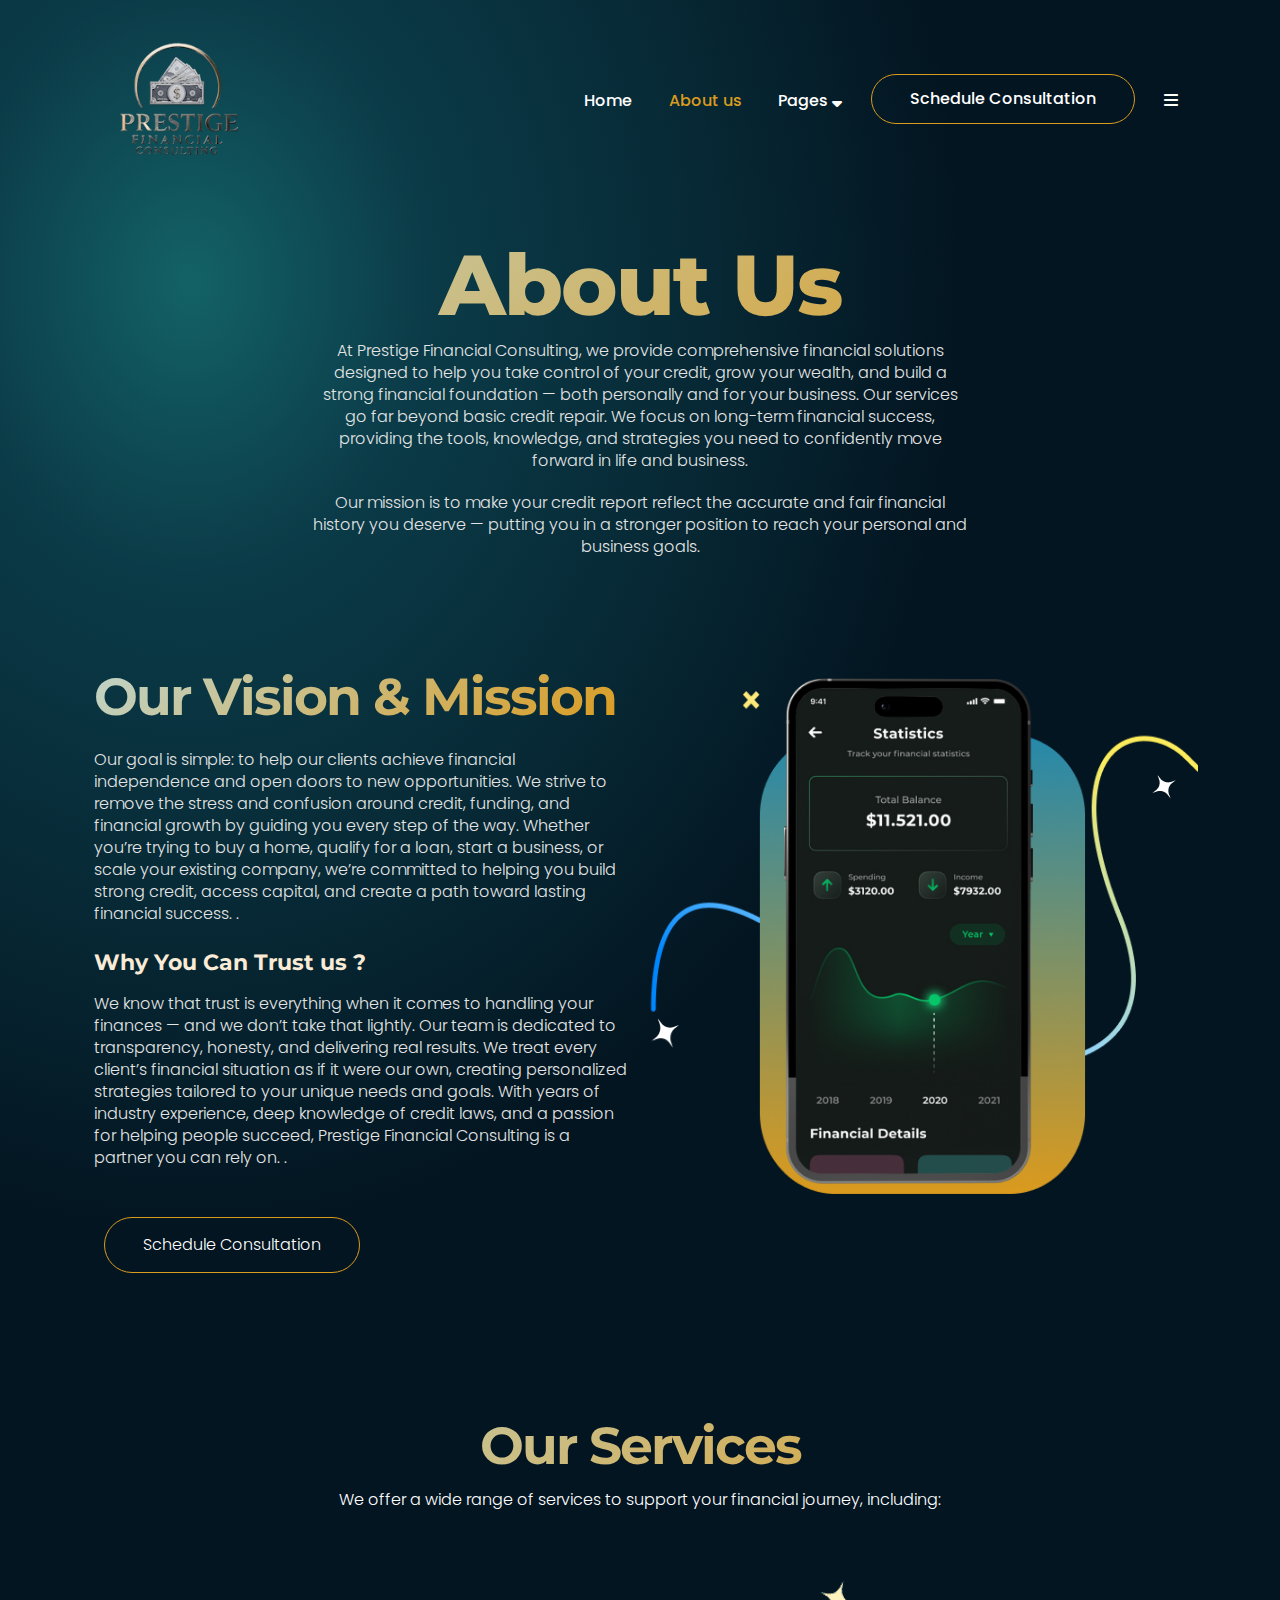
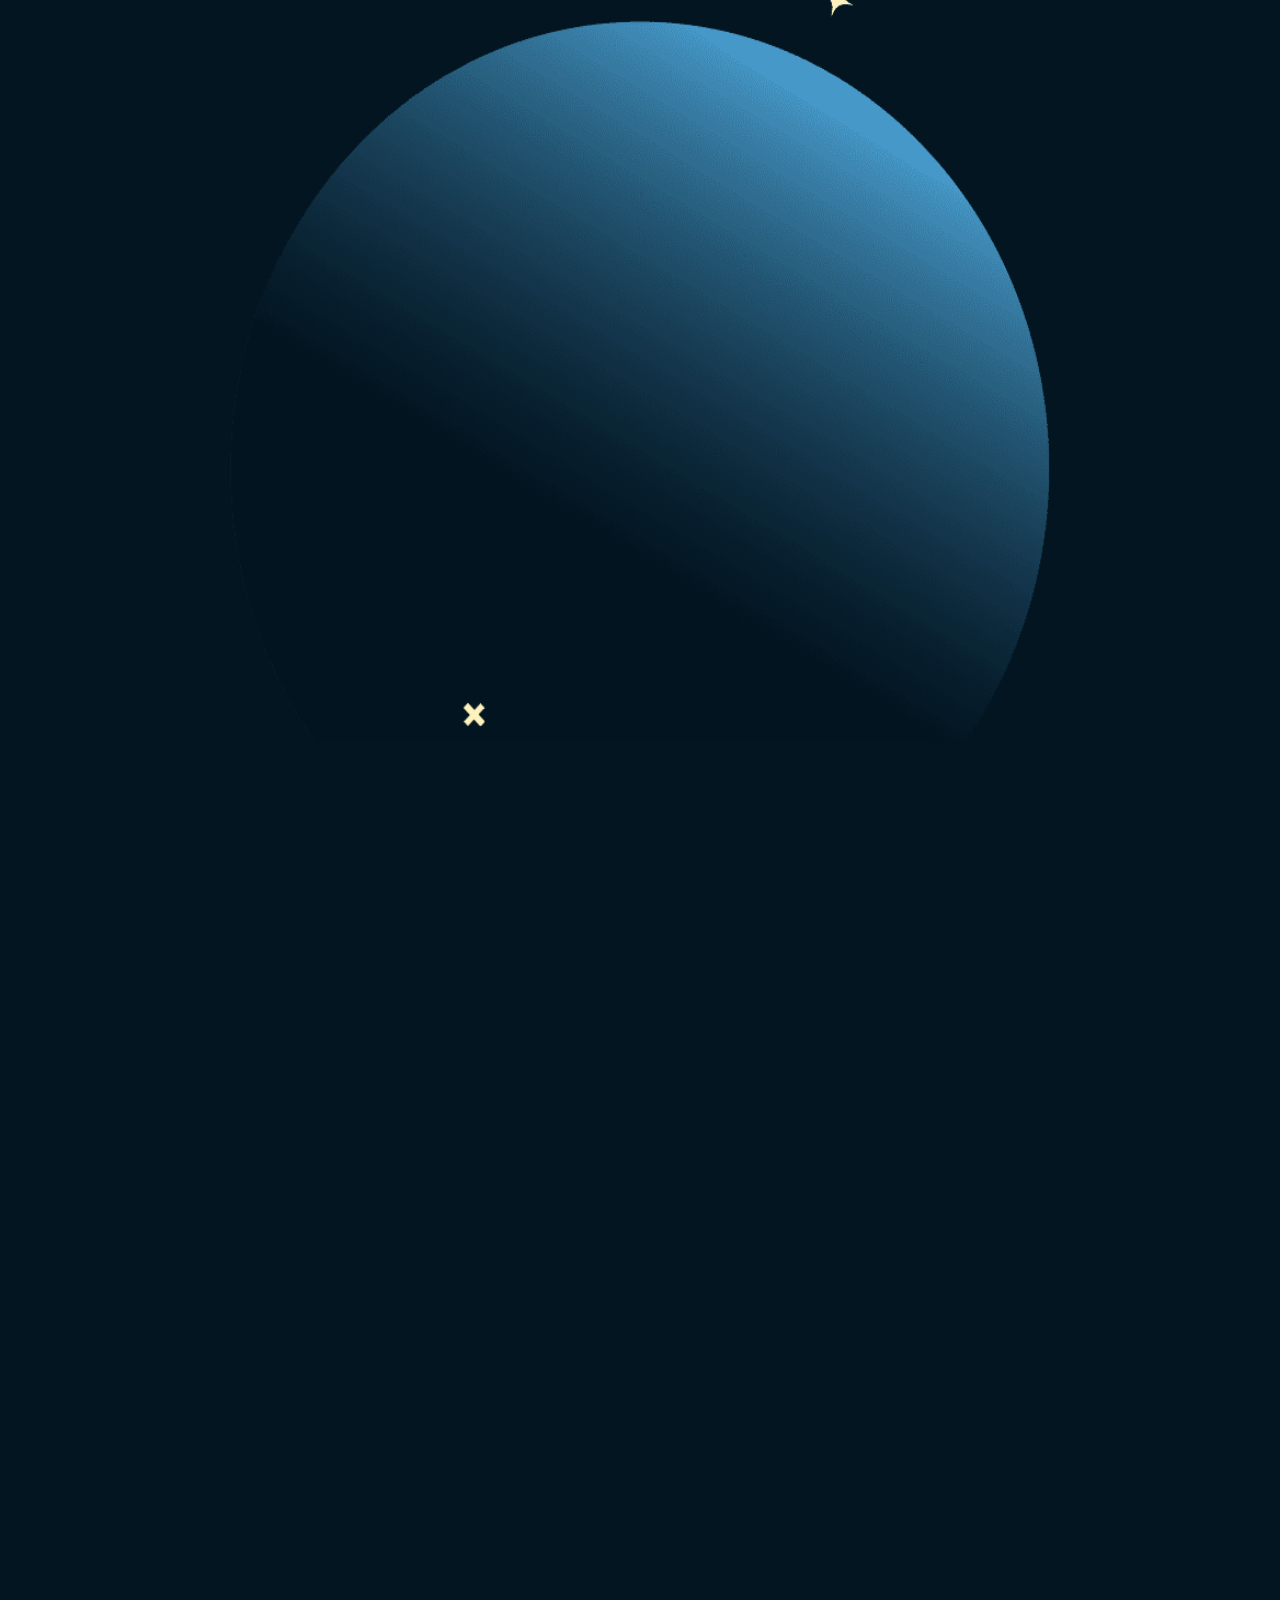
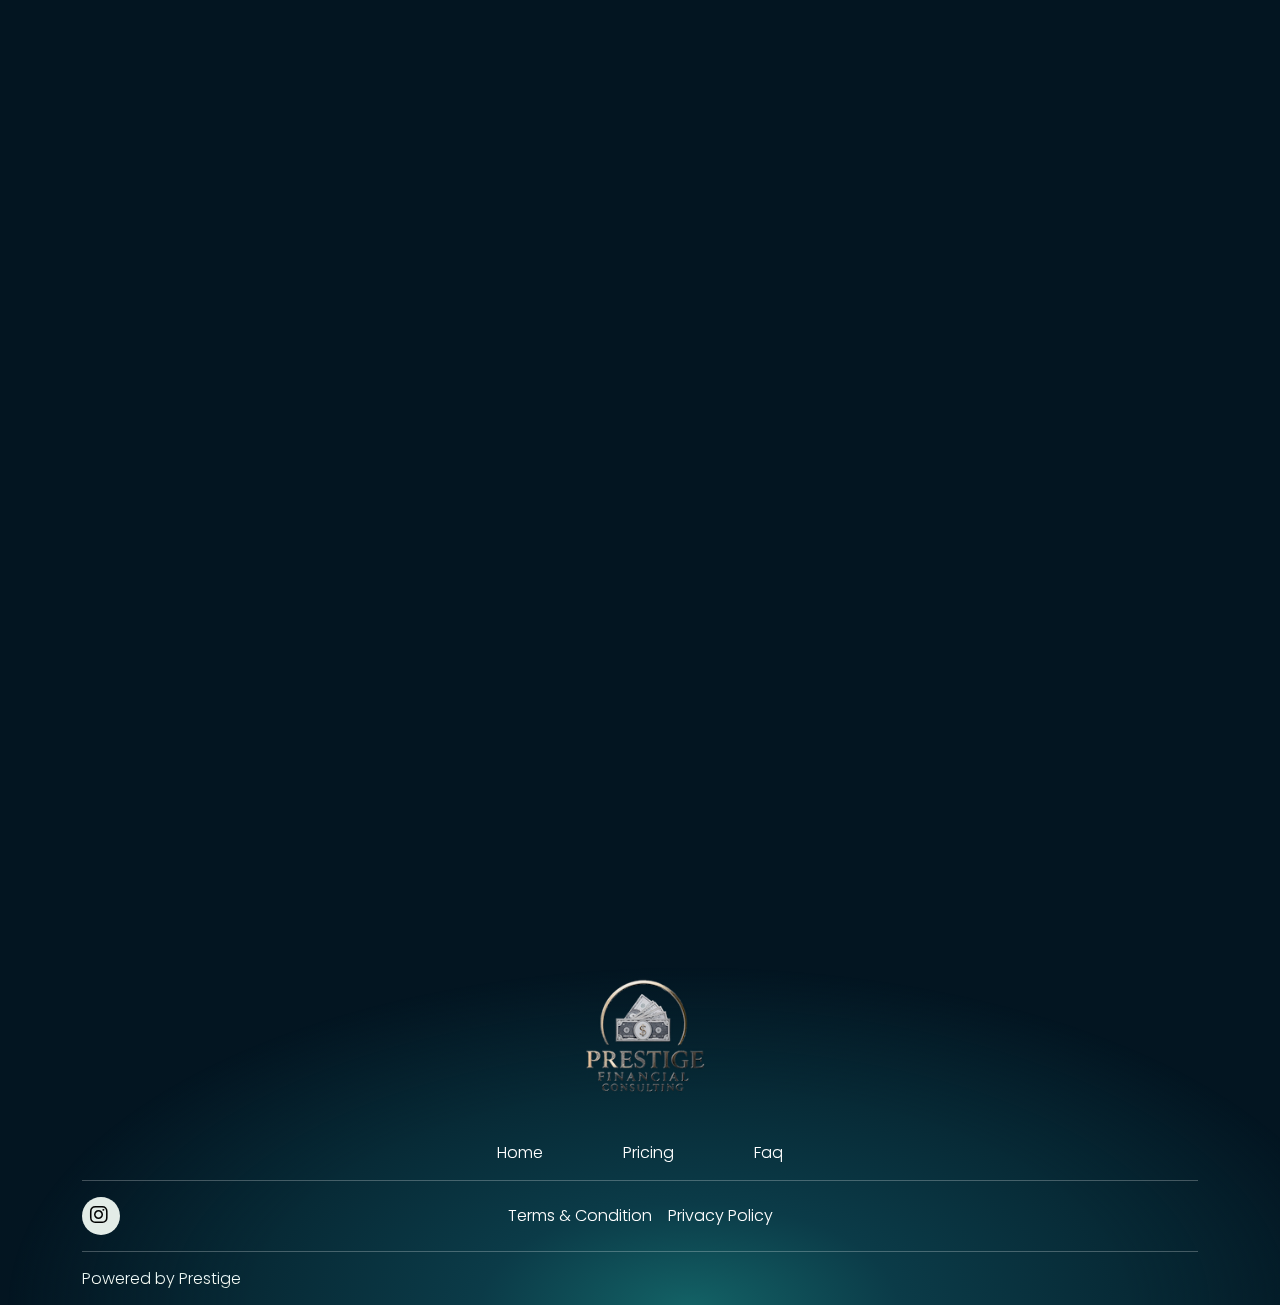
<file: about.html>
<!DOCTYPE html>
<html lang="zxx">
<head>
    <meta charset="UTF-8">
    <meta http-equiv="X-UA-Compatible" content="IE=edge">
    <meta name="viewport" content="width=device-width, initial-scale=1.0">
    <!-- favicon  -->
    <link rel="shortcut icon" href="assets/images/favicon.png" type="image/x-icon">
    <!-- faremwork of css -->
    <link rel="stylesheet" href="assets/css/bootstrap-lib/bootstrap.min.css">
    <!-- style sheet of css        -->
    <link rel="stylesheet" href="assets/css/style.css">
    <!-- Responsive sheet of css -->
    <link rel="stylesheet" href="assets/css/responsive.css">
    <!-- fonts awsome icon link            -->
    <link rel="stylesheet" href="assets/font-awesome-lib/icon/font-awesome.min.css">
    <!-- slick-slider link css -->
    <link rel="stylesheet" href="assets/css/slick.min.css">
    <!-- animation of css -->
    <link rel="stylesheet" href="assets/css/aos.css">
    <title>Prestige Financial</title>
</head>
<body>
    <div class="site-wrapper">
        <div class="first_nav_hero_about">
            <!-- ======== 1.1. header section ======== -->
            <header>
                <nav class="container navbar navbar-expand-lg ">
                    <div class="container-fluid">
                        <!-- site logo -->
                        <a class="nav-logo p-0" href="index.html"><img src="assets/images/Logo.png" alt="logo"></a>
                        <!-- navigation button  -->
                        <button class="navbar-toggle" onclick="openNav()" type="button"
                            data-bs-target="#navbarSupportedContent" aria-controls="navbarSupportedContent"
                            aria-expanded="false" aria-label="Toggle navigation">
                            <i class="fa-solid fa-bars"></i>
                        </button>
                        <!-- navigation bar manu  -->
                        <div class="collapse navbar-collapse " id="navbarSupportedContent">
                            <ul
                                class="navbar-nav d-flex justify-content-center align-items-center gap-lg-2 gap-md-2 gap-sm-2 gap-2 mb-2 mb-lg-0">
                                <li class="nav-item">
                                    <a class="nav-link" href="index.html">Home</a>
                                </li>
                                <li class="nav-item">
                                    <a class="nav-link active" href="about.html">About us</a>
                                </li>
                        
                                <li class="dropdown">
                                    <a class="nav-link " href="#">Pages <i
                                            class="fa-sharp fa-solid fa-sort-down"></i></a>
                                    <ul class="dropdown-menu">
                                        <li><a class="dropdown-item" href="pricing.html">Pricing</a></li>
                                        <li><a class="dropdown-item" href="contact.html">Contact</a></li>
                                        <li><a class="dropdown-item" href="faq.html">FAQ</a></li>
                                    </ul>
                                </li>
                             
                                <li class="nav-item header_btn ">
                                    <a class="nav-link btn-hover1 lh-1" href="contact.html">Schedule Consultation</a>
                                </li>
                                <li class="nav-item" onclick="open_right_side()">
                                    <a class="nav-link" href="#"><i class="fa-sharp fa-solid fa-bars"></i></a>
                                </li>
                            </ul>
                        </div>
                    </div>
                </nav>
                <!--============ navigation left slidebar================-->
                <aside>
                    <div id="mySidenav" class="sidenav">
                        <div class="side-nav-logo d-flex justify-content-between align-items-center ps-4 pe-3">
                            <figure class="navbar-brand"><a href="index.html"><img src="assets/images/Logo.png" alt="img"
                                        class="nav-logo"></a></figure>
                            <div class="closebtn" onclick="closeNav()"><i
                                    class="fa-solid fa-square-xmark side-bar-close-btn"></i></div>
                        </div>
                        <ul>
                            <li class="nav-item">
                                <a class="nav-link" aria-current="page" href="index.html">Home</a>
                            </li>
                            <li class="nav-item">
                                <a class="nav-link" href="about.html">About</a>
                            </li>
                           
                            <li class="nav-item">
                                <a class="nav-link" href="pricing.html">Pricing</a>
                            </li>
                            <li class="nav-item">
                                <div class="d-flex align-items-center justify-content-between pt-3" id="slid-btn">
                                    <button class="a-slid">Pages</button>
                                    <i class="fa-solid fa-caret-down pe-4"></i>
                                </div>
                                <ul id="slid-drop" class="myst">
                                    <li><a href="contact.html">Contact</a></li>
                                    <li><a href="faq.html">FAQ</a></li>
                                </ul>
                            </li>
                        </ul>
                    </div>
                </aside>
                <!--================== navigation drop search bar================-->
                <div class="search" id="search-bar">
                    <form class="d-flex nav-search">
                        <input type="text" name="search" placeholder="Enter your text">
                        <button class="btn-hover1" type="submit">Search</button>
                    </form>
                    <button id="remove-btn">
                        <i class="fa-solid fa-square-xmark "></i>
                    </button>
                </div>
                <!--=================navigation Right slidebar==================-->
                <section class="right-sidbar" id="right_side">
                    <div class="d-flex justify-content-between align-items-center">
                        <!-- site logo -->
                        <a class="p-0 " href="index.html"><img src="assets/images/Logo.png" alt="logo"></a>
                        <button class="close_right_sidebar fa-solid fa-xmark" onclick="close_right_sade()"> </button>
                    </div>
                    <p class="mt-4 pb-3">Headquartered in Southern California and proudly serving clients nationwide 
                        and internationally.
                    </p>
                    <p>Contact us today to start your credit repair journey and take the first step toward a stronger, 
                        more successful financial future.</p>
                        <br>

                    <a href="about.html" class="btn-hover1">Discover More</a>
                    <hr>
                    <h5 class="mt-4 mb-4">Contact Details:</h5>
                    <ul class="d-flex flex-column gap-3">
                        <li>
                            <a href="#"> <i class="fa-solid fa-phone"></i></a>
                            <a href="#">855-512-7334</a>
                        </li>
                        <li>
                            <a href="#"><i class="fa-solid fa-envelope"></i></a>
                            <a href="#">dddconsultinggg@gmail.com</a>
                        </li>
                        <li>
                            <a href="#"><i class="fa-solid fa-clock"></i></a>
                            <a href="#">Office Hours: 8AM - 5PM Monday - Friday</a>
                        </li>
                    </ul>
                    <span class="d-flex gap-4 mt-4">
                        <a href="#" class="p-0"><i class="fa-brands fa-instagram"></i></a>
                    </span>
                </section>
            </header>
            <!-- ======== End of 1.1. header section ========  -->
            <!-- ======== 2.1. hero section ========  -->
            <section>
                <div class="about-hero container">
                    <h1 class="text-center">About Us</h1>
                    <p class="text-center about-p">At Prestige Financial Consulting, we provide comprehensive financial solutions designed to help you take control of your credit, grow your wealth, and build a strong financial foundation — both personally and for your business. Our services go far beyond basic credit repair. We focus on long-term financial success, providing the tools, knowledge, and strategies you need to confidently move forward in life and business.</p>
                    <p class="text-center about-p">Our mission is to make your credit report reflect the accurate and fair financial history you deserve — putting you in a stronger position to reach your personal and business goals.
                    </p>

                    <div class="services  pb-lg-4 pb-md-2 pb-sm-0 pb-0 mb-lg-2 mb-md-1 mb-sm-0 mb-0">
                        <div class="container">
                            <div class="row gap-md-0 gap-sm-4 gap-4">
                                <div class="col-lg-6 col-md-6" data-aos="fade-up">
                                    <h2 class="text-lg-start text-md-start text-sm-center text-center">Our Vision & Mission</h2>
                                    <p
                                      class="text-lg-start text-md-start text-sm-center text-center mt-lg-4 mt-md-2 mt-sm-2 mt-2 pb-4 ">
                                      Our goal is simple: to help our clients achieve financial independence and open doors to new opportunities. We strive to remove the stress and confusion around credit, funding, and financial growth by guiding you every step of the way. Whether you’re trying to buy a home, qualify for a loan, start a business, or scale your existing company, we’re committed to helping you build strong credit, access capital, and create a path toward lasting financial success.
                                        .</p>
                                        <h4 style="color:antiquewhite">Why You Can Trust us ?</h4>
                                        <br>
                                    <p class="text-lg-start text-md-start text-sm-center text-center pb-4 ">
                                        We know that trust is everything when it comes to handling your finances — and we don’t take that lightly. Our team is dedicated to transparency, honesty, and delivering real results. We treat every client’s financial situation as if it were our own, creating personalized strategies tailored to your unique needs and goals. With years of industry experience, deep knowledge of credit laws, and a passion for helping people succeed, Prestige Financial Consulting is a partner you can rely on.
                                        .</p>

                                    <div
                                        class="serives-btn justify-content-md-start justify-content-ms-center justify-content-center d-flex pt-lg-4 pt-md-2 pt-sm-2 pt-2">
                                        <a class="btn-hover1" href="contact.html">Schedule Consultation</a>

                                    </div>
                                </div>
                                <div class="col-lg-6 col-md-6 d-flex align-items-center justify-content-center abt" data-aos="fade-down">
                                    <div class="position-relative">
                                        <figure class="abut-hero-img1"><img src="assets/images/about/lady-mobile.png" alt="img"></figure>
                                        <figure class="abut-hero-img2"><img src="assets/images/icon/whitStar.png" alt="img"></figure>
                                    </div>
                                </div>
                            </div>
                        </div>
                    </div>
                </div>
            </section>
            <!-- ======== 2.1. hero section ========  -->
        </div>
      
        <!-- ======== 2.2. Services section ========  -->
        <section class="core">
            <div class="container">
                <h2 class="text-center">Our Services</h2>
                <p class="core-p">We offer a wide range of services to support your financial journey, including:</p>
                <div class="row d-flex gap-md-0 gap-sm-5 gap-5">
                    <div class="col-lg-4 col-md-4 d-flex flex-column gap-3 justify-content-center" data-aos="fade-up">
                        <div class="core-card">
                            <h5>Credit Repair & Restoration</h5>
                            <p>We remove inaccurate or outdated inquiries from your credit report to rebuild your profile and boost your score, helping you qualify for better financial opportunities.</p>
                        </div>
                        <div class="core-card">
                            <h5>Business Credit Building</h5>
                            <p>We help entrepreneurs build solid business credit independent of personal credit. From proper business setup to creating a trusted credit profile, we support you at every stage.
                            </p>
                        </div>
                        <div class="core-card">
                            <h5>Credit Education & Legal Rights</h5>
                            <p>We go beyond credit repair — we help you understand how credit works. Our team educates you on your rights under the Fair Credit Reporting Act (FCRA) and other laws, empowering you to take control of your financial future.
                            </p>
                        </div>
                        
                    </div>
                    <div class="col-lg-4 col-md-4 d-flex justify-content-center align-items-center" data-aos="zoom-in">
                        <figure><img src="assets/images/feauter/mobile.png" alt="img"></figure>
                    </div>
                    <div class="col-lg-4 col-md-4 d-flex flex-column gap-3 justify-content-center" data-aos="fade-down">
                        <div class="core-card1">
                            <h5>Business Funding Assistance</h5>
                            <p>Whether you’re starting a new business or expanding an existing one, we help you secure funding and navigate the application process. Our team ensures your business is positioned to qualify for credit lines, loans, and other financing options.
                            </p>
                        </div>
                        <div class="core-card1">
                            <h5>Inquiry & Account Removal</h5>
                            <p>We specialize in eliminating hard inquiries, outdated accounts, and other negative marks that may hurt your credit — helping you start fresh and move forward with confidence.
                            </p>
                        </div>
                        <div class="core-card1">
                            <h5>Financial Growth Strategies</h5>
                            <p>Our consulting goes beyond credit repair. We create personalized strategies for lasting financial success — helping you build wealth, maintain strong credit, and prepare for future opportunities.
                            </p>
                        </div>
                    </div>
                </div>
            </div>
        </section>
        <!-- ========End of 2.2. banner section ========  -->
        <!-- ======== 1.6. gateway section ========  -->
        <section class="gateway">
            <div class="container">
                <div class="row gap-lg-0 gap-md-0 gap-sm-4 gap-4">
                    <div class="col-lg-6 col-md-6 d-flex align-items-center justify-content-center" data-aos="fade-up">
                        <div class=" gateway-bg-img mt-5 ">
                            <figure><img src="assets/images/about/lady-mobile.png" alt="gate_img1" class="moving"></figure>
                        </div>
                    </div>
                    <div class="col-lg-6 col-md-6  text-md-start text-sm-center text-center" data-aos="fade-down">
                        <h2>Why Good Credit Matters</h2>
                        <P class="pt-lg-4 pt-md-3 pt-sm-2 pt-2">Are you worried about your bad credit and ready to fix it with the help of experienced professionals? Do you need to improve your credit score so you can qualify for loans, purchase a home, start a business, or secure better financial opportunities? If the answer is yes, then you’re in the right place. At Prestige Financial Consulting, we specialize in helping clients not only across Southern California — but also nationwide — repair their credit and regain financial confidence. No matter where you’re located, we’re here to guide you every step of the way.
                        </P>
                        <P class="pt-lg-4 pt-md-3 pt-sm-2 pt-2">Maintaining good credit is more than just a number — it’s the key to unlocking countless financial opportunities. With a strong credit profile, you can enjoy benefits such as:

                        </P>
                        
                        <div
                            class="gate mt-md-3 mt-sm-0 mt-4   d-flex flex-md-row flex-sm-column flex-column align-items-center">
                            <figure class="d-flex align-items-center"><img src="assets/images/icon/gate-icon1.png"
                                    alt="gate-img1"></figure>
                            <div class="account-text ms-3">
                                <h5 class="pb-md-2">✅ Lower interest rates on credit cards, auto loans, and mortgages</h5>
                                <p class="p-f-s"></p>
                            </div>
                        </div>
                        <div class="gate d-flex mt-4  flex-md-row flex-sm-column flex-column align-items-center">
                            <figure class="d-flex align-items-center"><img src="assets/images/icon/gate-icon2.png"
                                    alt="gate-img2"></figure>
                            <div class="ms-3">
                                <h5 class="pb-2">✅ Better car insurance premiums and reduced security deposits
                                </h5>
                                <h5 class="pb-2">✅ Approvals for apartments, homes, and utility accounts</h5>

                                <p class="p-f-s"></p>
                            </div>
                        </div>
                        <div class="gate d-flex mt-4  flex-md-row flex-sm-column flex-column align-items-center">
                            <figure class="d-flex align-items-center"><img src="assets/images/icon/gate-icon3.png"
                                    alt="gate-img3"></figure>
                            <div class="ms-3">
                                <h5 class="pb-2">✅ More negotiating power when making major financial decisions</h5>
                                <p class="p-f-s"></p>
                            </div>
                            <div class="ms-3">
                                <h5 class="pb-2">✅  Access to higher credit limits and business funding opportunities
                                </h5>
                                <p class="p-f-s"></p>
                            </div>
                            
                        </div>
                        <div class="gate-link text-lg-start text-md-start text-sm-center text-center">
                            <a class="btn-hover1" href="contact.html">Get Started</a>
                        </div>
                    </div>
                </div>
            </div>
        </section>
        <!-- ======== End of 1.6. gateway section ========  -->
        <!-- ======== 2.3. round-word section ========  -->
        <section class="round-word">
            <div class="container">
                <div class="row gap-lg-0 gap-md-0 gap-sm-4 gap-4">
                    <div class="col-lg-6 col-md-6 d-flex align-items-lg-start align-items-md-start align-items-ms-center align-items-center justify-content-center flex-column" data-aos="fade-up">
                        <h2 class="text-lg-start text-md-start text-sm-center text-center">We Dispute & Remove:
                        </h2>
                        <P class="text-lg-start text-md-start text-sm-center text-center">While it’s possible to live with poor credit, it often comes with higher costs, limited options, and added stress. That’s why investing in professional credit repair services is one of the smartest decisions you can make for your financial future.

                            How Credit Repair Can Help You
                            
                            Our team at Prestige Financial Consulting works to remove inaccurate, outdated, or negative information from your credit reports — helping you rebuild your financial reputation and improve your credit score. By repairing your credit, we help you create a smoother, more secure path forward.
                            
                            We specialize in disputing and removing:</P>
                            <div class="d-flex gap-3">
                                <div class="sticker">
                                    <div class="d-flex">
                                    </div>                                
                                     <h6 style="color: white;"> ❌ Accounts You Don't Own</h6>
                                    <h6 style="color: white;"> ❌ Incorrect Late Payments</h6>

                                </div>
                                <div class="sticker st-bg">
                                    <div class="d-flex">
                                        
                                    </div> <h6 style="color: white;"> ❌ Unverified Debts</h6>
                                    <h6 style="color: white;"> ❌ Collections</h6>
                                </div>
                            </div>
                        <div class="d-flex gap-3">
                            <div class="sticker st-bg">
                                <div class="d-flex">
                                    
                                </div> <h6 style="color: white;"> ❌ Outdated Negative Marks</h6>
                                <h6 style="color: white;"> ❌ Reporting Errors</h6>
                            </div>
                            <div class="sticker">
                                <div class="d-flex">
                                </div> <h6 style="color: white;"> ❌ Legal actions unrelated to you</h6>
                                <h6 style="color: white;"> ❌ Bankruptcy Records</h6>
                            </div>
                        </div>
                      
                    </div>
                    
                    <div class="col-lg-6 col-md-6 d-flex align-items-center justify-content-center" data-aos="fade-down">
                        <figure><img src="assets/images/index/hero.png" alt="img"></figure>
                    </div>
                </div>
            </div>
        </section>
        
        <!-- ========End of 2.3. round-word section ========  -->
        <!-- ======== 1.13. footer section ========  -->
        <footer class="position-relative pt-lg-1 pt-md-1 pt-sm-1 pt-1">
            <div class="container">
                <div class="footer-logo text-center pb-lg-4 pb-md-3 pb-sm-2 pb-4">
                    <!-- footer logo  -->
                    <a href="index.html">
                        <figure><img src="assets/images/Logo.png" alt="img"></figure>
                    </a>
                </div>
                <ul class="d-flex align-items-center justify-content-center">
                    
                    <li>
                        <a href="index.html">Home</a>
                    </li>
                    <li>
                        <a href="pricing.html">Pricing</a>
                    </li>
                    <li>
                        <a href="faq.html">Faq</a>
                    </li>
                </ul>
                <hr>
                <div class="row footer-nav-icon">
                    <!-- footer social icon  -->
                    <div
                        class="col-lg-3 col-md-3 d-flex align-items-center justify-content-md-start justify-content-sm-center justify-content-center">
                        <div
                            class="social-icon d-flex gap-2 justify-content-md-start justify-content-sm-center justify-content-center">
                            <a href="#"> <i class="fa-brands fa-instagram"></i></a>
                        </div>
                    </div>
                    <!-- footer terms privacy  -->
                    <div class="col-lg-6 col-md-6 d-flex justify-content-center align-items-center">
                        <div class=" d-flex gap-3 p-2">
                            <a href="#">Terms & Condition</a>
                            <a href="#">Privacy Policy</a>
                        </div>
                    </div>
                    <!-- footer logo slider  -->
                   
                </div>
                <hr>
                <div class="Copyright d-flex justify-content-between flex-wrap dir">
                    <p>Powered by Prestige</p>
                </div>
            </div>
        </footer>
        <!-- ======== End of 1.13. footer section ========  -->
    </div>
     <!-- end site wrapper -->
   <!-- button back to top -->
   <button onclick="scrollToTop()" id="backToTopBtn"><i class="fa-solid fa-arrow-turn-up"></i></button>
<!-- bootstrap min javascript -->
<script src="assets/js/javascript-lib/bootstrap.min.js"></script>
<!-- j Query -->
<script src="assets/js/jquery.js"></script>
<!-- slick slider js -->
<script src="assets/js/slick.min.js"></script>
<!-- main javascript -->
<script src="assets/js/custom.js"></script>
<!-- counter javascript file -->
<script src="assets/js/waypoints.min.js"></script>
 <!-- animation from javascript -->
 <script src="assets/js/aos.js"></script>
 <script>
     AOS.init({
         once: true,
         duration: 1500,
     });
   </script>
</body>


</html>
</file>
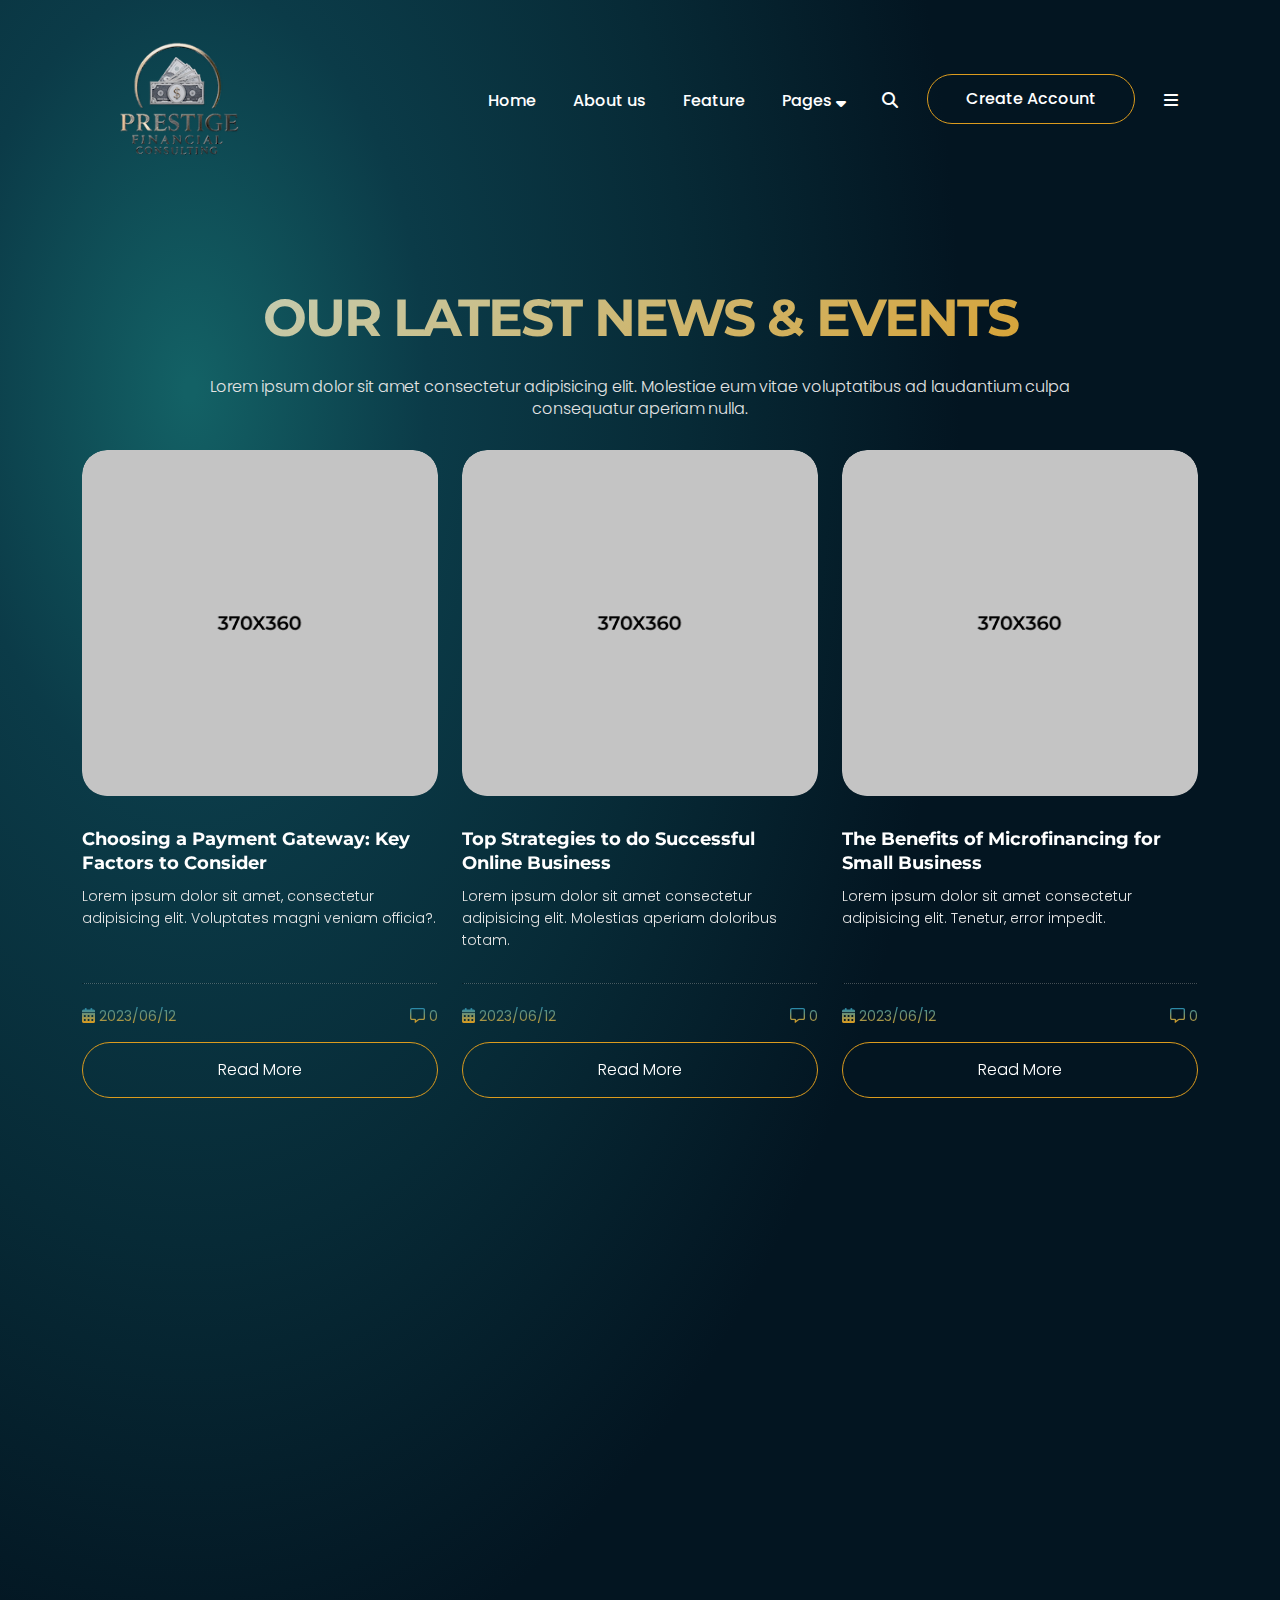
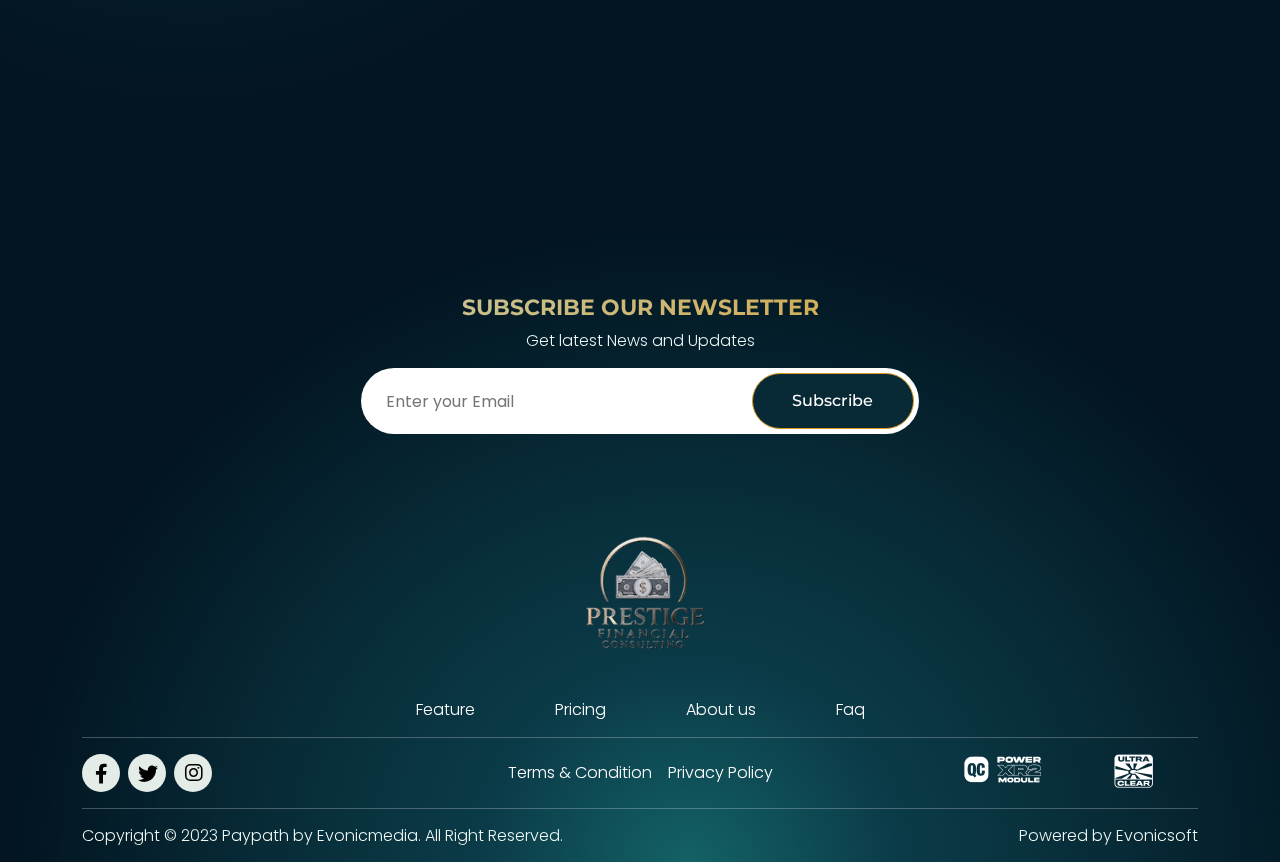
<file: blogs.html>
<!DOCTYPE html>
<html lang="zxx">
    <head>
        <meta charset="UTF-8">
        <meta http-equiv="X-UA-Compatible" content="IE=edge">
        <meta name="viewport" content="width=device-width, initial-scale=1.0">
        <title>Paypath</title>
        <!-- favicon  -->
        <link rel="shortcut icon" href="assets/images/favicon.png" type="image/x-icon">
        <!-- faremwork of css -->
        <link rel="stylesheet" href="assets/css/bootstrap-lib/bootstrap.min.css">
        <!-- style sheet of css        -->
        <link rel="stylesheet" href="assets/css/style.css">
        <!-- Responsive sheet of css -->
        <link rel="stylesheet" href="assets/css/responsive.css">
        <!-- fonts awsome icon link            -->
        <link rel="stylesheet" href="assets/font-awesome-lib/icon/font-awesome.min.css">
        <!-- slick-slider link css -->
        <link rel="stylesheet" href="assets/css/slick.min.css">
        <!-- animation of css -->
        <link rel="stylesheet" href="assets/css/aos.css">
    </head>
<body>
    <div class="site-wrapper">
        <div class="first_nav_hero_about">
            <!-- ======== 1.1. header section ======== -->
            <header>
                <nav class="container navbar navbar-expand-lg ">
                    <div class="container-fluid">
                        <!-- site logo -->
                        <a class="nav-logo p-0" href="index.html"><img src="assets/images/Logo.png" alt="logo"></a>
                                <!-- navigation button  -->
                        <button class="navbar-toggle" onclick="openNav()" type="button"
                            data-bs-target="#navbarSupportedContent" aria-controls="navbarSupportedContent"
                            aria-expanded="false" aria-label="Toggle navigation">
                            <i class="fa-solid fa-bars"></i>
                        </button>
                        <!-- navigation bar manu  -->
                        <div class="collapse navbar-collapse " id="navbarSupportedContent">
                            <ul
                                class="navbar-nav d-flex justify-content-center align-items-center gap-lg-2 gap-md-2 gap-sm-2 gap-2 mb-2 mb-lg-0">
                                <li class="nav-item">
                                    <a class="nav-link " href="index.html">Home</a>
                                </li>
                                <li class="nav-item">
                                    <a class="nav-link" href="about.html">About us</a>
                                </li>
                                <li class="nav-item">
                                    <a class="nav-link" href="feature.html">Feature</a>
                                </li>
                                <li class="dropdown">
                                    <a class="nav-link " href="#">Pages <i
                                            class="fa-sharp fa-solid fa-sort-down"></i></a>
                                    <ul class="dropdown-menu">
                                        <li><a class="dropdown-item" href="pricing.html">Pricing</a></li>
                                        <li><a class="dropdown-item" href="contact.html">Contact</a></li>
                                        <li><a class="dropdown-item" href="team.html">Team</a></li>
                                        <li><a class="dropdown-item" href="testimonials.html">Testimonials</a></li>
                                        <li><a class="dropdown-item active" href="blogs.html">Blogs</a></li>
                                        <li><a class="dropdown-item" href="faq.html">FAQ</a></li>
                                        <li><a class="dropdown-item" href="404.html">404</a></li>
                                        <li><a class="dropdown-item" href="coming.html">Coming Soon</a></li>
                                    </ul>
                                </li>
                                <li class="nav-item">
                                    <a id="search-bar-bt" class="nav-link" href="#"><i
                                            class="fa-solid fa-magnifying-glass"></i></a>
                                </li>
                                <li class="nav-item header_btn ">
                                    <a class="nav-link btn-hover1 lh-1" href="#">Create Account</a>
                                </li>
                                <li class="nav-item" onclick="open_right_side()">
                                    <a class="nav-link" href="#"><i class="fa-sharp fa-solid fa-bars"></i></a>
                                </li>
                            </ul>
                        </div>
                    </div>
                </nav>
                <!--============ navigation left slidebar================-->
                <aside>
                    <div id="mySidenav" class="sidenav">
                        <div class="side-nav-logo d-flex justify-content-between align-items-center ps-4 pe-3">
                            <figure class="navbar-brand"><a href="index.html"><img src="assets/images/Logo.png" alt="img"
                                class="nav-logo"></a></figure>
                            <div class="closebtn" onclick="closeNav()"><i
                                    class="fa-solid fa-square-xmark side-bar-close-btn"></i></div>
                        </div>
                        <ul>
                            <li class="nav-item">
                                <a class="nav-link" aria-current="page" href="index.html">Home</a>
                            </li>
                            <li class="nav-item">
                                <a class="nav-link" href="about.html">About</a>
                            </li>
                            <li class="nav-item">
                                <a class="nav-link" href="feature.html">Feature</a>
                            </li>
                            <li class="nav-item">
                                <a class="nav-link" href="pricing.html">Pricing</a>
                            </li>
                            <li class="nav-item">
                                <div class="d-flex align-items-center justify-content-between pt-3" id="slid-btn">
                                    <button class="a-slid">Pages</button>
                                    <i class="fa-solid fa-caret-down pe-4"></i>
                                </div>
                                <ul id="slid-drop" class="myst">
                                    <li><a href="contact.html">Contact</a></li>
                                    <li><a href="team.html">Team</a></li>
                                    <li><a href="testimonials.html">Testimonials</a></li>
                                    <li><a href="blogs.html">Blogs</a></li>
                                    <li><a href="faq.html">FAQ</a></li>
                                    <li><a href="404.html">404</a></li>
                                    <li><a href="coming.html">Coming Soon</a></li>
                                </ul>
                            </li>
                        </ul>
                    </div>
                </aside>
                <!--================== navigation drop search bar================-->
                <div class="search" id="search-bar">
                    <form class="d-flex nav-search">
                        <input type="text" name="search" placeholder="Enter your text">
                        <button class="btn-hover1" type="submit">Search</button>
                    </form>
                    <button id="remove-btn">
                        <i class="fa-solid fa-square-xmark "></i>
                    </button>
                </div>
                <!--=================navigation Right slidebar==================-->
                <section class="right-sidbar" id="right_side">
                    <div class="d-flex justify-content-between align-items-center">
                        <!-- site logo -->
                        <a class="p-0 " href="index.html"><img src="assets/images/Logo.png" alt="logo"></a>
                        <button class="close_right_sidebar fa-solid fa-xmark" onclick="close_right_sade()"> </button>
                    </div>
                    <p class="mt-4 pb-3">Lorem ipsum dolor sit amet, consectetur adipiscing elit,
                        sed do eiusmod tempor incididunt ut labore et dolore
                        magna aliqua.
                    </p>
                    <a href="#" class="btn-hover1">Discover More</a>
                    <hr>
                    <h5 class="mt-4 mb-4">Connected details:</h5>
                    <ul class="d-flex flex-column gap-3">
                        <li>
                            <a href="#"> <i class="fa-solid fa-phone"></i></a>
                            <a href="#">yourname@email.com</a>
                        </li>
                        <li>
                            <a href="#"><i class="fa-solid fa-envelope"></i></a>
                            <a href="#">+123-456-7890</a>
                        </li>
                        <li>
                            <a href="#"><i class="fa-solid fa-clock"></i></a>
                            <a href="#">Office Hours: 8AM - 11PM Sunday -
                                Weekend Day</a>
                        </li>
                    </ul>
                    <span class="d-flex gap-4 mt-4">
                        <a href="#" class="p-0"><i class="fa-brands fa-facebook"></i></a>
                        <a href="#" class="p-0"><i class="fa-brands fa-instagram"></i></a>
                        <a href="#" class="p-0"><i class="fa-brands fa-twitter"></i></a>
                    </span>
                </section>
            </header>
            <!-- ======== End of 1.1. header section ========  -->
                    <!-- ======== 9.1. Blogs cards section ========  -->
            <section class="news-cards">
            <div class="container">
                <h2 class="text-center news-h2">OUR LATEST NEWS & EVENTS</h2>
                <P class="text-center news-p">Lorem ipsum dolor sit amet consectetur adipisicing elit. Molestiae eum
                    vitae voluptatibus ad laudantium culpa consequatur aperiam nulla.</P>
                <div class="row d-flex gap-md-0 gap-sm-5 gap-4 mb-5">
                    <div class="col-lg-4 col-md-4 d-flex" data-aos="flip-right">
                        <div class="card news-card-back">
                            <img src="assets/images/blog/news-1.png" alt="card-img">
                            <div class="card-body">
                                <a href="#">
                                    <h5>Choosing a Payment Gateway: Key Factors to Consider</h5>
                                </a>
                                <p class="card-text p-f-s">Lorem ipsum dolor sit amet, consectetur adipisicing elit.
                                    Voluptates magni veniam officia?.</p>
                            </div>
                            <hr class="dotted-line">
                            <div class="card-viewer d-flex justify-content-between ">
                                <div>
                                    <i class="fa-solid fa-calendar-days"></i>
                                    <span>2023/06/12</span>
                                </div>
                                <div>
                                    <i class="fa-regular fa-message"></i>
                                    <span>0</span>
                                </div>
                            </div>
                            <div class="news-link">
                                <a class="btn-hover1" href="#">Read More</a>
                            </div>
                        </div>
                    </div>
                    <div class="col-lg-4 col-md-4 d-flex"  data-aos="flip-right">
                        <div class="card news-card-back">
                            <img src="assets/images/blog/news-2.png" alt="image">
                            <div class="card-body">
                                <a href="#">
                                    <h5>Top Strategies to do Successful Online Business</h5>
                                </a>
                                <p class="card-text p-f-s">Lorem ipsum dolor sit amet consectetur adipisicing elit.
                                    Molestias aperiam doloribus totam.</p>
                            </div>
                            <hr class="dotted-line">
                            <div class="card-viewer d-flex justify-content-between ">
                                <div>
                                    <i class="fa-solid fa-calendar-days"></i>
                                    <span>2023/06/12</span>
                                </div>
                                <div>
                                    <i class="fa-regular fa-message"></i>
                                    <span>0</span>
                                </div>
                            </div>
                            <div class="card-color">
                                <a class="btn-hover1" href="#">Read More</a>
                            </div>
                        </div>
                    </div>
                    <div class="col-lg-4 col-md-4 d-flex" data-aos="flip-right">
                        <div class="card news-card-back">
                            <img src="assets/images/blog/news-3.png" alt="image">
                            <div class="card-body">
                                <a href="#">
                                    <h5>The Benefits of Microfinancing for Small Business</h5>
                                </a>
                                <p class="card-text p-f-s">Lorem ipsum dolor sit amet consectetur adipisicing elit.
                                    Tenetur, error impedit.</p>
                            </div>
                            <hr class="dotted-line">
                            <div class="card-viewer d-flex justify-content-between ">
                                <div>

                                    <i class="fa-solid fa-calendar-days"></i>
                                    <span>2023/06/12</span>
                                </div>
                                <div>
                                    <i class="fa-regular fa-message"></i>
                                    <span>0</span>
                                </div>
                            </div>
                            <div>
                                <a class="btn-hover1" href="#">Read More</a>
                            </div>
                        </div>
                    </div>
                </div>
                <div class="row d-flex gap-md-0 gap-sm-5 gap-4">
                    <div class="col-lg-4 col-md-4 d-flex" data-aos="flip-right">
                        <div class="card news-card-back">
                            <img src="assets/images/blog/blog-card3.png" alt="card-img">
                            <div class="card-body">
                                <a href="#">
                                    <h5>Payment Gateway Fees: What You Need to Know</h5>
                                </a>
                                <p class="card-text p-f-s">Lorem ipsum dolor sit amet, consectetur adipisicing elit.
                                    Voluptates magni veniam officia?.</p>
                            </div>
                            <hr class="dotted-line">
                            <div class="card-viewer d-flex justify-content-between ">
                                <div>
                                    <i class="fa-solid fa-calendar-days"></i>
                                    <span>2023/06/12</span>
                                </div>
                                <div>
                                    <i class="fa-regular fa-message"></i>
                                    <span>0</span>
                                </div>
                            </div>
                            <div class="news-link">
                                <a class="btn-hover1" href="#">Read More</a>
                            </div>
                        </div>
                    </div>
                    <div class="col-lg-4 col-md-4 d-flex"  data-aos="flip-right">
                        <div class="card news-card-back">
                            <img src="assets/images/blog/blog-card2.png" alt="image">
                            <div class="card-body">
                                <a href="#">
                                    <h5>Top Strategies to do Successful Online Business</h5>
                                </a>
                                <p class="card-text p-f-s">Lorem ipsum dolor sit amet consectetur adipisicing elit.
                                    Molestias aperiam doloribus totam.</p>
                            </div>
                            <hr class="dotted-line">
                            <div class="card-viewer d-flex justify-content-between ">
                                <div>
                                    <i class="fa-solid fa-calendar-days"></i>
                                    <span>2023/06/12</span>
                                </div>
                                <div>
                                    <i class="fa-regular fa-message"></i>
                                    <span>0</span>
                                </div>
                            </div>
                            <div class="card-color">
                                <a class="btn-hover1" href="#">Read More</a>
                            </div>
                        </div>
                    </div>
                    <div class="col-lg-4 col-md-4 d-flex" data-aos="flip-right">
                        <div class="card news-card-back">
                            <img src="assets/images/blog/news-1.png" alt="image">
                            <div class="card-body">
                                <a href="#">
                                    <h5>Choosing a Payment Gateway: Key Factors to Consider</h5>
                                </a>
                                <p class="card-text p-f-s">Lorem ipsum dolor sit amet consectetur adipisicing elit.
                                    Tenetur, error impedit.</p>
                            </div>
                            <hr class="dotted-line">
                            <div class="card-viewer d-flex justify-content-between ">
                                <div>

                                    <i class="fa-solid fa-calendar-days"></i>
                                    <span>2023/06/12</span>
                                </div>
                                <div>
                                    <i class="fa-regular fa-message"></i>
                                    <span>0</span>
                                </div>
                            </div>
                            <div>
                                <a class="btn-hover1" href="#">Read More</a>
                            </div>
                        </div>
                    </div>
                </div>
            </div>
            </section>
            <!-- ======== End of 9.1. Blogs cards section ========  -->
        </div>
                <!-- ======== 1.13. footer section ========  -->
                <footer class="position-relative">
                    <div class="container">
                        <h4 class="text-center">SUBSCRIBE OUR NEWSLETTER</h4>
                        <P class="text-center pt-2 pb-3">Get latest News and Updates</P>
                        <form class="d-flex align-items-center justify-content-center" id="footer-sub2">
                            <!-- form Subscribe massage -->
                            <div id="Succes-box2"></div>
                            <div class="d-flex footer-search ">
                                <input type="email" name="search" placeholder="Enter your Email" required>
                                <button type="submit" class="btn-hover1">Subscribe</button>
                            </div>
                        </form>
                        <div class="footer-logo text-center pb-lg-4 pb-md-3 pb-sm-2 pb-4">
                            <!-- footer logo  -->
                            <a href="index.html">
                                <figure><img src="assets/images/Logo.png" alt="img"></figure>
                            </a>
                        </div>
                        <ul class="d-flex align-items-center justify-content-center">
                            <li>
                                <a href="#">Feature</a>
                            </li>
                            <li>
                                <a href="#">Pricing</a>
                            </li>
                            <li>
                                <a href="#">About us</a>
                            </li>
                            <li>
                                <a href="#">Faq</a>
                            </li>
                        </ul>
                        <hr>
                        <div class="row footer-nav-icon">
                            <!-- footer social icon  -->
                            <div class="col-lg-3 col-md-3 d-flex align-items-center justify-content-md-start justify-content-sm-center justify-content-center">
                                <div
                                    class="social-icon d-flex gap-2 justify-content-md-start justify-content-sm-center justify-content-center">
                                    <a href="#"> <i class="fa-brands fa-facebook-f foot-facebook"></i></a>
                                    <a href="#"> <i class="fa-brands fa-twitter"></i></a>
                                    <a href="#"> <i class="fa-brands fa-instagram"></i></a>
                                </div>
                            </div>
                            <!-- footer terms privacy  -->
                            <div class="col-lg-6 col-md-6 d-flex justify-content-center align-items-center">
                                <div class=" d-flex gap-3 p-2">
                                    <a href="#">Terms & Condition</a>
                                    <a href="#">Privacy Policy</a>
                                </div>
                            </div>
                            <!-- footer logo slider  -->
                            <div class="col-lg-3 col-md-3">
                                <div class="footer_ispsum_slider">
                                    <figure><a href="#"><img src="assets/images/icon/logoipsum-228.png" alt="qr-code"></a>
                                    </figure>
                                    <figure><a href="#"><img src="assets/images/icon/logoipsum-233.png" alt="qr-code"></a>
                                    </figure>
                                    <figure><a href="#"><img src="assets/images/icon/logoipsum-229.png" alt="qr-code"></a>
                                    </figure>
                                    <figure><a href="#"><img src="assets/images/icon/logoipsum-228.png" alt="qr-code"></a>
                                    </figure>
                                    <figure><a href="#"><img src="assets/images/icon/logoipsum-233.png" alt="qr-code"></a>
                                    </figure>
                                    <figure><a href="#"><img src="assets/images/icon/logoipsum-229.png" alt="qr-code"></a>
                                    </figure>
                                </div>
                            </div>
                        </div>
                        <hr>
                        <div class="Copyright d-flex justify-content-between flex-wrap dir">
                                <p>Copyright © 2023 Paypath by Evonicmedia. All Right Reserved.</p>
                                <p>Powered by Evonicsoft</p>
                            </div>
                        </div>
                </footer>
                <!-- ======== End of 1.13. footer section ========  -->
    </div>        
    <!-- end site wrapper -->
    <!-- button back to top -->
    <button onclick="scrollToTop()" id="backToTopBtn"><i class="fa-solid fa-arrow-turn-up"></i></button>

    <!-- bootstrap min javascript -->
    <script src="assets/js/javascript-lib/bootstrap.min.js"></script>
    <!-- j Query -->
    <script src="assets/js/jquery.js"></script>
    <!-- slick slider js -->
    <script src="assets/js/slick.min.js"></script>
    <!-- main javascript -->
    <script src="assets/js/custom.js"></script>
    <!-- counter javascript file -->
    <script src="assets/js/waypoints.min.js"></script>
    <!-- animation from javascript -->
    <script src="assets/js/aos.js"></script>
    <script>
        AOS.init({
            once: true,
            duration: 1500,
        });
      </script>
</body>
</html>
</file>
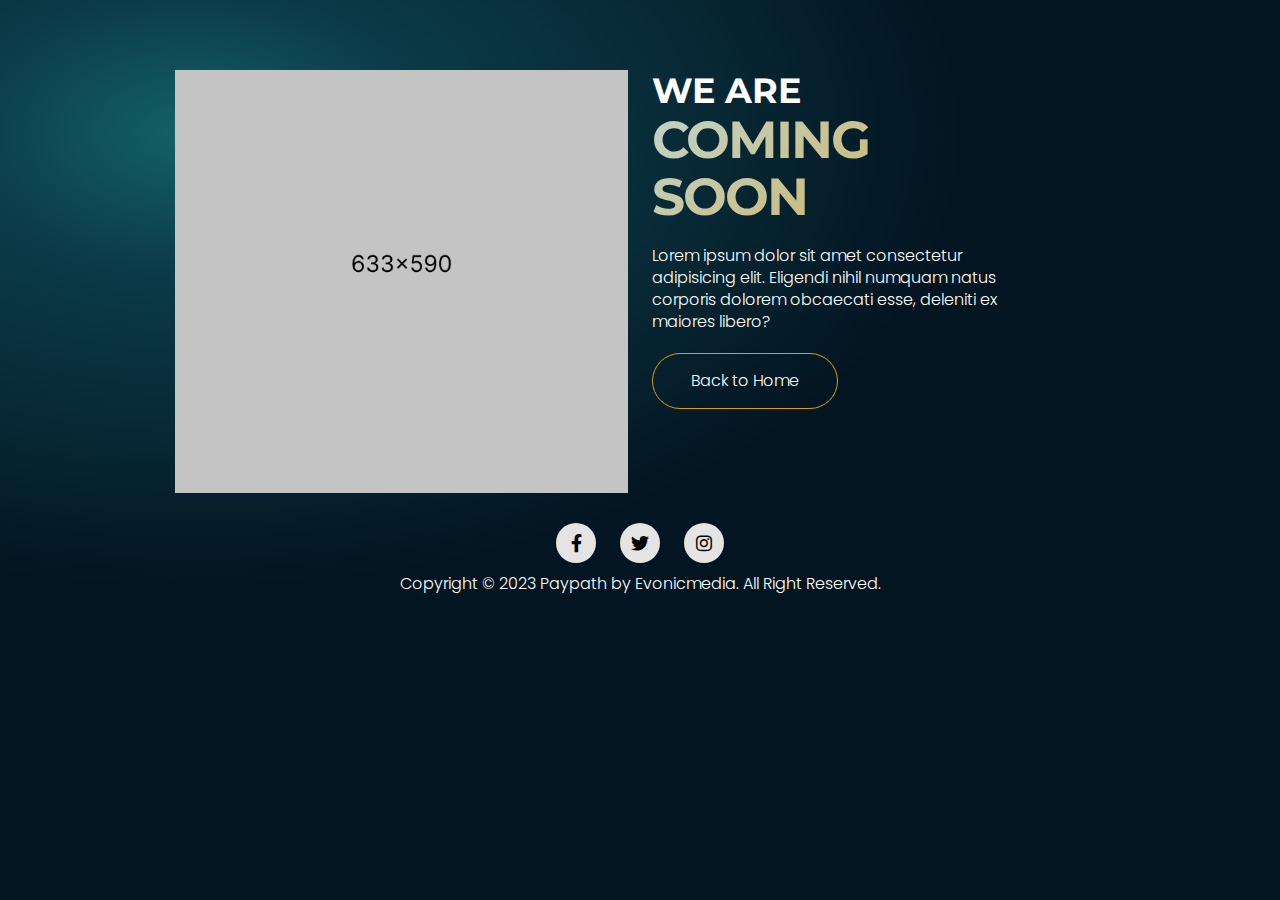
<file: coming.html>
<!DOCTYPE html>
<html lang="zxx">
    <head>
        <meta charset="UTF-8">
        <meta http-equiv="X-UA-Compatible" content="IE=edge">
        <meta name="viewport" content="width=device-width, initial-scale=1.0">
        <title>Paypath</title>
        <!-- favicon  -->
        <link rel="shortcut icon" href="assets/images/favicon.png" type="image/x-icon">
        <!-- faremwork of css -->
        <link rel="stylesheet" href="assets/css/bootstrap-lib/bootstrap.min.css">
        <!-- style sheet of css        -->
        <link rel="stylesheet" href="assets/css/style.css">
        <!-- Responsive sheet of css -->
        <link rel="stylesheet" href="assets/css/responsive.css">
        <!-- fonts awsome icon link            -->
        <link rel="stylesheet" href="assets/font-awesome-lib/icon/font-awesome.min.css">
        <!-- slick-slider link css -->
        <link rel="stylesheet" href="assets/css/slick.min.css">
        <!-- animation of css -->
        <link rel="stylesheet" href="assets/css/aos.css">
    </head>
<body>
    <div class="site-wrapper">
        <div class="first_nav_hero_about">
            <!-- ======== 11.1. Coming hero section ======== -->
            <section>
                <div class="container">
                    <div class="row coming-hero d-flex gap-md-0 gap-sm-4 gap-4">
                        <div class="col-lg-6 col-md-6 d-flex align-items-center justify-content-center" data-aos="fade-up">
                            <figure class="d-flex align-items-center justify-content-lg-end justify-content-md-center justify-content-center"><img src="assets/images/coming/coming-soon.png" class="moving" alt="img"></figure>
                        </div>
                        <div class="col-lg-6 col-md-6 d-flex flex-column align-items-md-start align-items-ms-center align-items-center text-md-start text-sm-center text-center" data-aos="fade-down">
                            <h3>WE ARE</h3>
                            <h2>COMING SOON</h2>
                            <p>Lorem ipsum dolor sit amet consectetur adipisicing elit. Eligendi nihil numquam natus corporis dolorem obcaecati esse, deleniti ex maiores libero?</p>
                            <a class="btn-hover1" href="index.html">Back to Home</a>
                        </div>
                    </div>
                </div>
            </section>
             <!-- ======== End of 11.1. Coming hero section ======== -->
             <!-- ======== 11.2. Coming footer section ======== -->
            <div class="footer-coming">
                <div class="d-flex align-items-center justify-content-center gap-4">
                    <a href="#"> <i class="fa-brands fa-facebook-f"></i></a>
                    <a href="#"> <i class="fa-brands fa-twitter"></i></a>
                    <a href="#"> <i class="fa-brands fa-instagram"></i></a>
                </div>
                <p class="text-center ps-1 pe-1">Copyright © 2023 Paypath by Evonicmedia. All Right Reserved.</p>
            </div>
             <!-- ======== End of 11.2. Coming footer section ======== -->
        </div>
    </div>

     <!-- bootstrap min javascript -->
     <script src="assets/js/javascript-lib/bootstrap.min.js"></script>
     <!-- j Query -->
     <script src="assets/js/jquery.js"></script>
     <!-- slick slider js -->
     <script src="assets/js/slick.min.js"></script>
     <!-- main javascript -->
     <script src="assets/js/custom.js"></script>
     <!-- counter javascript file -->
     <script src="assets/js/waypoints.min.js"></script>
     <!-- animation from javascript -->
     <script src="assets/js/aos.js"></script>
     <script>
         AOS.init({
             once: true,
             duration: 1500,
         });
       </script>
</body>
</html>
</file>
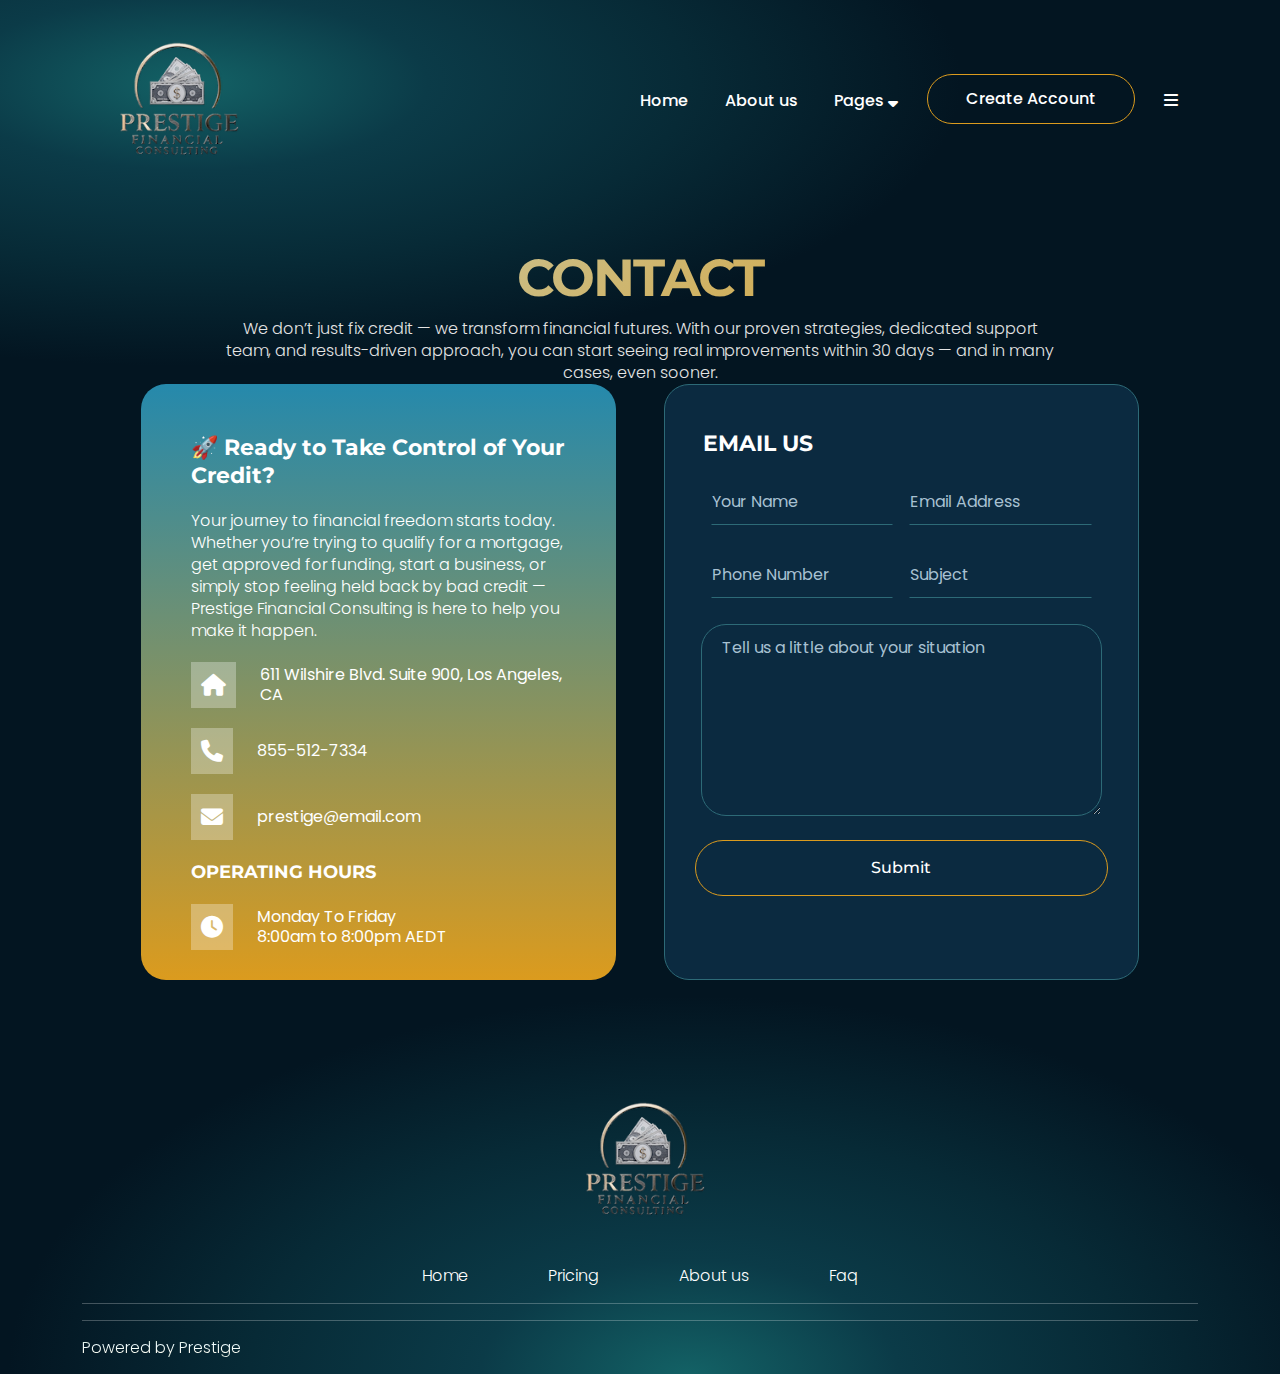
<file: contact.html>
<!DOCTYPE html>
<html lang="zxx">
    <head>
        <meta charset="UTF-8">
        <meta http-equiv="X-UA-Compatible" content="IE=edge">
        <meta name="viewport" content="width=device-width, initial-scale=1.0">
        <title>Paypath</title>
        <!-- favicon  -->
        <link rel="shortcut icon" href="assets/images/favicon.png" type="image/x-icon">
        <!-- faremwork of css -->
        <link rel="stylesheet" href="assets/css/bootstrap-lib/bootstrap.min.css">
        <!-- style sheet of css        -->
        <link rel="stylesheet" href="assets/css/style.css">
        <!-- Responsive sheet of css -->
        <link rel="stylesheet" href="assets/css/responsive.css">
        <!-- fonts awsome icon link            -->
        <link rel="stylesheet" href="assets/font-awesome-lib/icon/font-awesome.min.css">
        <!-- slick-slider link css -->
        <link rel="stylesheet" href="assets/css/slick.min.css">
        <!-- animation of css -->
        <link rel="stylesheet" href="assets/css/aos.css">
    </head>
<body>
    <div class="site-wrapper">
        <!-- ======== 5.1. map help section ========  -->
        <div class="first_nav_hero_about">
             <!-- ======== 1.1. header section ======== -->
             <header>
                <nav class="container navbar navbar-expand-lg ">
                    <div class="container-fluid">
                        <!-- site logo -->
                        <a class="nav-logo p-0" href="index.html"><img src="assets/images/Logo.png" alt="logo"></a>
                                <!-- navigation button  -->
                        <button class="navbar-toggle" onclick="openNav()" type="button"
                            data-bs-target="#navbarSupportedContent" aria-controls="navbarSupportedContent"
                            aria-expanded="false" aria-label="Toggle navigation">
                            <i class="fa-solid fa-bars"></i>
                        </button>
                        <!-- navigation bar manu  -->
                        <div class="collapse navbar-collapse " id="navbarSupportedContent">
                            <ul
                                class="navbar-nav d-flex justify-content-center align-items-center gap-lg-2 gap-md-2 gap-sm-2 gap-2 mb-2 mb-lg-0">
                                <li class="nav-item">
                                    <a class="nav-link " href="index.html">Home</a>
                                </li>
                                <li class="nav-item">
                                    <a class="nav-link" href="about.html">About us</a>
                                </li>
                                
                                <li class="dropdown">
                                    <a class="nav-link " href="#">Pages <i
                                            class="fa-sharp fa-solid fa-sort-down"></i></a>
                                    <ul class="dropdown-menu">
                                        <li><a class="dropdown-item" href="pricing.html">Pricing</a></li>
                                        <li><a class="dropdown-item active" href="contact.html">Contact</a></li>
                                        <li><a class="dropdown-item" href="faq.html">FAQ</a></li>
                                    </ul>
                                </li>
                               
                                <li class="nav-item header_btn ">
                                    <a class="nav-link btn-hover1 lh-1" href="#">Create Account</a>
                                </li>
                                <li class="nav-item" onclick="open_right_side()">
                                    <a class="nav-link" href="#"><i class="fa-sharp fa-solid fa-bars"></i></a>
                                </li>
                            </ul>
                        </div>
                    </div>
                </nav>
                <!--============ navigation left slidebar================-->
                <aside>
                    <div id="mySidenav" class="sidenav">
                        <div class="side-nav-logo d-flex justify-content-between align-items-center ps-4 pe-3">
                            <figure class="navbar-brand"><a href="index.html"><img src="assets/images/Logo.png" alt="img"
                                class="nav-logo"></a></figure>
                            <div class="closebtn" onclick="closeNav()"><i
                                    class="fa-solid fa-square-xmark side-bar-close-btn"></i></div>
                        </div>
                        <ul>
                            <li class="nav-item">
                                <a class="nav-link" aria-current="page" href="index.html">Home</a>
                            </li>
                            <li class="nav-item">
                                <a class="nav-link" href="about.html">About</a>
                            </li>
                            
                            <li class="nav-item">
                                <a class="nav-link" href="pricing.html">Pricing</a>
                            </li>
                            <li class="nav-item">
                                <div class="d-flex align-items-center justify-content-between pt-3" id="slid-btn">
                                    <button class="a-slid">Pages</button>
                                    <i class="fa-solid fa-caret-down pe-4"></i>
                                </div>
                                <ul id="slid-drop" class="myst">
                                    <li><a href="contact.html">Contact</a></li>
                                    <li><a href="faq.html">FAQ</a></li>
                                </ul>
                            </li>
                        </ul>
                    </div>
                </aside>
                <!--================== navigation drop search bar================-->
                <div class="search" id="search-bar">
                    <form class="d-flex nav-search">
                        <input type="text" name="search" placeholder="Enter your text">
                        <button class="btn-hover1" type="submit">Search</button>
                    </form>
                    <button id="remove-btn">
                        <i class="fa-solid fa-square-xmark "></i>
                    </button>
                </div>
                <!--=================navigation Right slidebar==================-->
                <section class="right-sidbar" id="right_side">
                    <div class="d-flex justify-content-between align-items-center">
                        <!-- site logo -->
                        <a class="p-0 " href="index.html"><img src="assets/images/Logo.png" alt="logo"></a>
                        <button class="close_right_sidebar fa-solid fa-xmark" onclick="close_right_sade()"> </button>
                    </div>
                    <p class="mt-4 pb-3">Headquartered in Southern California and proudly serving clients nationwide 
                        and internationally.
                    </p>
                    <p>Contact us today to start your credit repair journey and take the first step toward a stronger, 
                        more successful financial future.</p>
                        <br>

                    <a href="about.html" class="btn-hover1">Discover More</a>
                    <hr>
                    <h5 class="mt-4 mb-4">Contact Details:</h5>
                    <ul class="d-flex flex-column gap-3">
                        <li>
                            <a href="#"> <i class="fa-solid fa-phone"></i></a>
                            <a href="#">855-512-7334</a>
                        </li>
                        <li>
                            <a href="#"><i class="fa-solid fa-envelope"></i></a>
                            <a href="#">dddconsultinggg@gmail.com
                            </a>
                        </li>
                        <li>
                            <a href="#"><i class="fa-solid fa-clock"></i></a>
                            <a href="#">Office Hours: 8AM - 11PM Sunday -
                                Weekend Day</a>
                        </li>
                    </ul>
                    <span class="d-flex gap-4 mt-4">
                        <a href="#" class="p-0"><i class="fa-brands fa-instagram"></i></a>
                    </span>
                </section>
            </header>
            <!-- ======== End of 1.1. header section ========  -->
            <!-- ======== 5.1. contact-hero section ========  -->
            <div class="container">
                <div class="contact-hero">
                    <h2 class="text-center">CONTACT</h2>
                    <P class="text-center">We don’t just fix credit — we transform financial futures. With our proven strategies, dedicated support team, and results-driven approach, you can start seeing real improvements within 30 days — and in many cases, even sooner.</P>
                </div>
            </div>
            
            <!-- ======== End of 5.1. contact-hero section ========  -->
        </div>
        <section class="d-flex justify-content-center">
            <div class="help position-relative">
            <div class="container">
                <div class="row d-flex gap-lg-5 gap-md-3 gap-sm-4 gap-3 justify-content-center">
                    <div class="col-lg-5 col-md-5 help-crd1" data-aos="fade-down"
                    data-aos-easing="linear"
                    data-aos-duration="1500">
                        <h4>🚀 Ready to Take Control of Your Credit?</h4>
                        <P>Your journey to financial freedom starts today. Whether you’re trying to qualify for a mortgage, get approved for funding, start a business, or simply stop feeling held back by bad credit — Prestige Financial Consulting is here to help you make it happen.</P>
                        <div class="d-flex gap-4 align-items-center">
                            <i class="fa-solid fa-house"></i>
                            <span>611 Wilshire Blvd. Suite 900, Los Angeles, CA
                                </span>
                                <br>
                              
                        </div>
                        <div class="d-flex gap-4 align-items-center">
                            <i class="fa-solid fa-phone"></i>
                            <span>855-512-7334</span>
                        </div>
                        <div class="d-flex gap-4 align-items-center">
                            <i class="fa-solid fa-envelope"></i>
                            <span>prestige@email.com</span>
                        </div>
                        <h5>OPERATING HOURS</h5>
                        <div class="d-flex gap-4 align-items-center">
                            <i class="fa-solid fa-clock"></i>
                            <span>Monday To Friday <br> 8:00am to 8:00pm AEDT</span>
                        </div>
                    </div>
                    <div class="col-lg-5 col-md-5 contact-email" data-aos="fade-down"
                    data-aos-easing="linear"
                    data-aos-duration="1500">
                        <h4>EMAIL US</h4>
                        <form action="action_page.php"  id="footer-sub">  
                            <div class="row justify-content-center gap-3">
                                <input type="text" name="name" id="name" class="col-md-5 col-sm-12 col-12" placeholder="Your Name" required>
                                <input type="text" name="email" id="email" class="col-md-5 col-sm-12 col-12" placeholder="Email Address" required>
                                <input type="text" name="number" id="number" class="col-md-5 col-sm-12 col-12" placeholder="Phone Number" required>
                                <input type="text" name="subject" id="subject" class="col-md-5 col-sm-12 col-12" placeholder="Subject" required>
                                <textarea class="col-md-11 col-12" name="massage" id="massage" cols="30" rows="10" placeholder="Tell us a little about your situation"></textarea>
                            </div>
                            <div class="d-flex justify-content-center mt-4">
                                <button class=" e-btn btn-hover1" type="submit">Submit</button>
                            </div>
                        </form>
                    </div>
                    <div id="Succes-box"></div> 
                </div>
            </div>
            </div>
        </section>
         <!-- ======== End of 5.1. map help section ========  -->
         <!-- ======== 1.13. footer section ========  -->
         <footer>
            <div class="container">                
                <div class="footer-logo text-center pb-lg-4 pb-md-3 pb-sm-2 pb-4">
                    <!-- footer logo  -->
                    <a href="index.html">
                        <figure><img src="assets/images/Logo.png" alt="img"></figure>
                    </a>
                </div>
                <ul class="d-flex align-items-center justify-content-center">
                    <li>
                        <a href="index.html">Home</a>
                    </li>
                    <li>
                        <a href="pricing.html">Pricing</a>
                    </li>
                    <li>
                        <a href="about.html">About us</a>
                    </li>
                    <li>
                        <a href="faq.html">Faq</a>
                    </li>
                </ul>
                <hr>
        
                <hr>
                <div class="Copyright d-flex justify-content-between flex-wrap dir">
                        <p>Powered by Prestige</p>
                    </div>
                </div>
        </footer>
        <!-- ======== End of 1.13. footer section ========  -->
    </div>




    <!-- button back to top -->
    <button onclick="scrollToTop()" id="backToTopBtn"><i class="fa-solid fa-arrow-turn-up"></i></button>

    <!-- bootstrap min javascript -->
    <script src="assets/js/javascript-lib/bootstrap.min.js"></script>
    <!-- j Query -->
    <script src="assets/js/jquery.js"></script>
    <!-- slick slider js -->
    <script src="assets/js/slick.min.js"></script>
    <!-- main javascript -->
    <script src="assets/js/custom.js"></script>
    <!-- counter javascript file -->
    <script src="assets/js/waypoints.min.js"></script>
    <!-- animation from javascript -->
    <script src="assets/js/aos.js"></script>
    <script>
        AOS.init({
            once: true,
            duration: 1500,
        });
      </script>
      <script>
        // form Submit massage
const aboutForm = document.getElementById('footer-sub');
const aboutMessage = document.getElementById('Succes-box');
aboutForm.addEventListener('submit', (event) => {
    event.preventDefault();
    aboutMessage.innerHTML = 'Form submitted successfully!';
    aboutMessage.style.display = 'block';
    aboutForm.reset();
    setTimeout(() => {
      aboutMessage.style.display = 'none';
    }, 3000);
});
      </script>
</body>
</html>
</file>
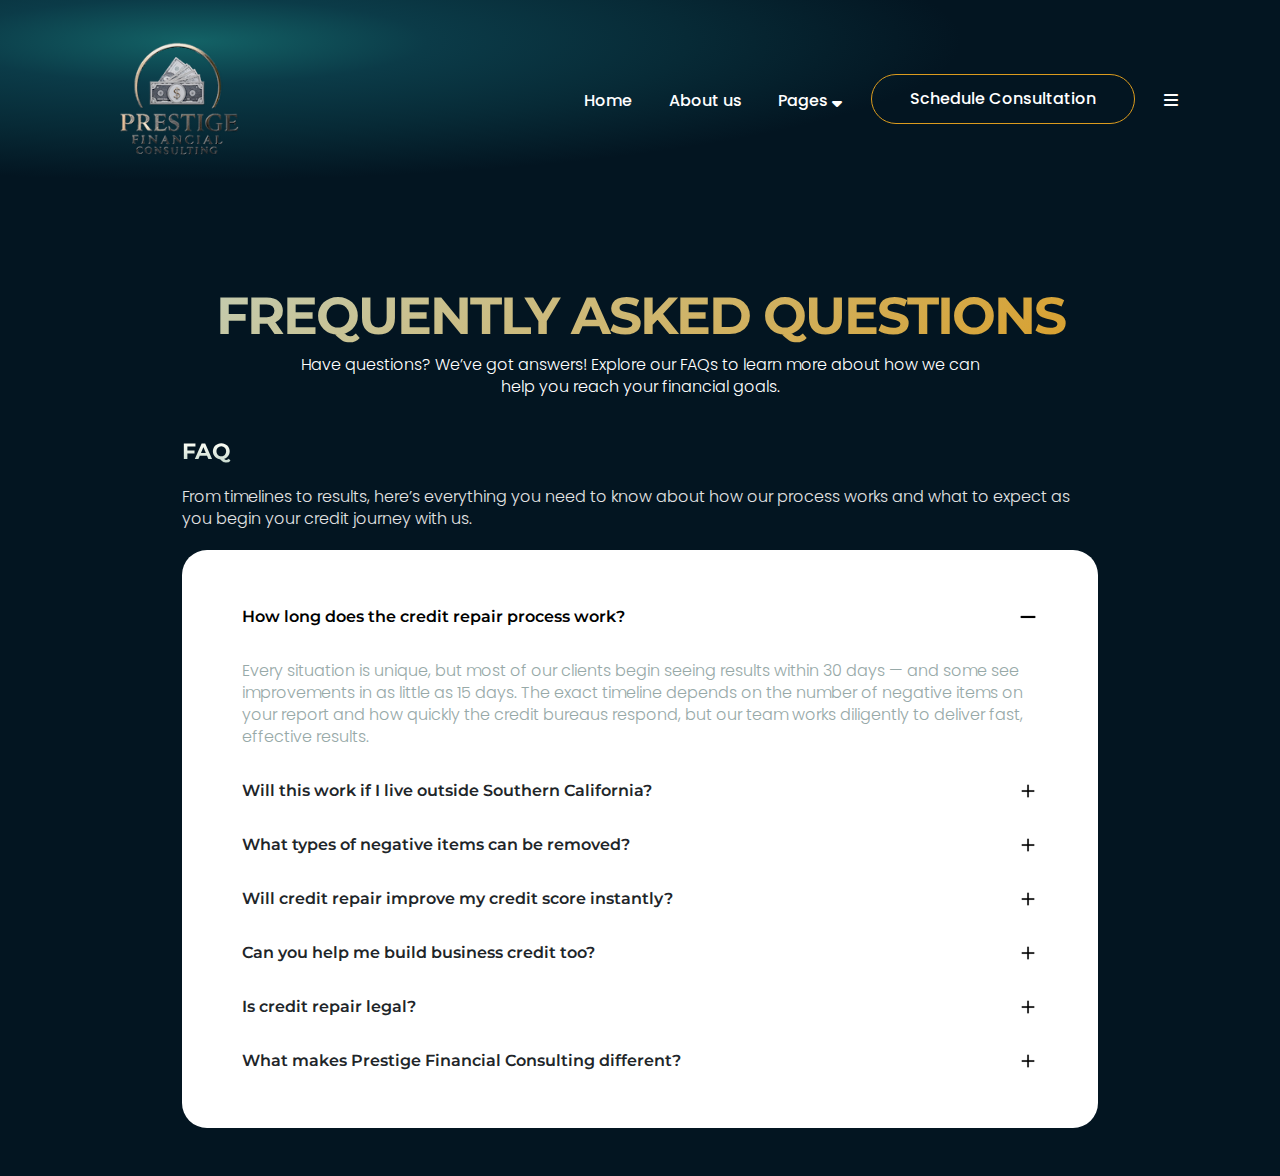
<file: faq.html>
<!DOCTYPE html>
<html lang="zxx">

<head>
    <meta charset="UTF-8">
    <meta http-equiv="X-UA-Compatible" content="IE=edge">
    <meta name="viewport" content="width=device-width, initial-scale=1.0">
    <!-- favicon  -->
    <link rel="shortcut icon" href="assets/images/favicon.png" type="image/x-icon">
    <!-- framework of css -->
    <link rel="stylesheet" href="assets/css/bootstrap-lib/bootstrap.min.css">
    <!-- style sheet of css -->
    <link rel="stylesheet" href="assets/css/style.css">
    <!-- Responsive sheet of css -->
    <link rel="stylesheet" href="assets/css/responsive.css">
    <!-- font awesome icon link -->
    <link rel="stylesheet" href="assets/font-awesome-lib/icon/font-awesome.min.css">
    <!-- slick-slider link css -->
    <link rel="stylesheet" href="assets/css/slick.min.css">
    <!-- animation css -->
    <link rel="stylesheet" href="assets/css/aos.css">
    <title>Paypath</title>
</head>

<body>
    <div class="site-wrapper">
        <section class="first_nav_hero_about">
            <!-- ======== 1.1. header section ======== -->
            <header>
                <nav class="container navbar navbar-expand-lg">
                    <div class="container-fluid">
                        <!-- site logo -->
                        <a class="nav-logo p-0" href="index.html"><img src="assets/images/Logo.png" alt="logo"></a>
                        <!-- navigation button  -->
                        <button class="navbar-toggle" onclick="openNav()" type="button"
                            data-bs-target="#navbarSupportedContent" aria-controls="navbarSupportedContent"
                            aria-expanded="false" aria-label="Toggle navigation">
                            <i class="fa-solid fa-bars"></i>
                        </button>
                        <!-- navigation bar menu -->
                        <div class="collapse navbar-collapse" id="navbarSupportedContent">
                            <ul
                                class="navbar-nav d-flex justify-content-center align-items-center gap-lg-2 gap-md-2 gap-sm-2 gap-2 mb-2 mb-lg-0">
                                <li class="nav-item">
                                    <a class="nav-link" href="index.html">Home</a>
                                </li>
                                <li class="nav-item">
                                    <a class="nav-link" href="about.html">About us</a>
                                </li>
                                <li class="dropdown">
                                    <a class="nav-link" href="#">Pages <i
                                            class="fa-sharp fa-solid fa-sort-down"></i></a>
                                    <ul class="dropdown-menu">
                                        <li><a class="dropdown-item" href="pricing.html">Pricing</a></li>
                                        <li><a class="dropdown-item" href="contact.html">Contact</a></li>
                                        <li><a class="dropdown-item active" href="faq.html">FAQ</a></li>
                                    </ul>
                                </li>
                                <li class="nav-item header_btn">
                                    <a class="nav-link btn-hover1 lh-1" href="contact.html">Schedule Consultation</a>
                                </li>
                                <li class="nav-item" onclick="open_right_side()">
                                    <a class="nav-link" href="#"><i class="fa-sharp fa-solid fa-bars"></i></a>
                                </li>
                            </ul>
                        </div>
                    </div>
                </nav>

                <!--============ navigation left sidebar ================-->
                <aside>
                    <div id="mySidenav" class="sidenav">
                        <div class="side-nav-logo d-flex justify-content-between align-items-center ps-4 pe-3">
                            <figure class="navbar-brand">
                                <a href="index.html"><img src="assets/images/Logo.png" alt="img" class="nav-logo"></a>
                            </figure>
                            <div class="closebtn" onclick="closeNav()">
                                <i class="fa-solid fa-square-xmark side-bar-close-btn"></i>
                            </div>
                        </div>
                        <ul>
                            <li><a class="nav-link" href="index.html">Home</a></li>
                            <li><a class="nav-link" href="about.html">About</a></li>
                            <li><a class="nav-link" href="pricing.html">Pricing</a></li>
                            <li>
                                <div class="d-flex align-items-center justify-content-between pt-3" id="slid-btn">
                                    <button class="a-slid">Pages</button>
                                    <i class="fa-solid fa-caret-down pe-4"></i>
                                </div>
                                <ul id="slid-drop" class="myst">
                                    <li><a href="contact.html">Contact</a></li>
                                    <li><a href="faq.html">FAQ</a></li>
                                </ul>
                            </li>
                        </ul>
                    </div>
                </aside>

                <!--================== navigation Right sidebar ==================-->
                <section class="right-sidbar" id="right_side">
                    <div class="d-flex justify-content-between align-items-center">
                        <!-- site logo -->
                        <a class="p-0 " href="index.html"><img src="assets/images/Logo.png" alt="logo"></a>
                        <button class="close_right_sidebar fa-solid fa-xmark" onclick="close_right_sade()"> </button>
                    </div>
                    <p class="mt-4 pb-3">Headquartered in Southern California and proudly serving clients nationwide 
                        and internationally.
                    </p>
                    <p>Contact us today to start your credit repair journey and take the first step toward a stronger, 
                        more successful financial future.</p>
                        <br>

                    <a href="pricing.html" class="btn-hover1">Discover More</a>
                    <hr>
                    <h5 class="mt-4 mb-4">Contact Details:</h5>
                    <ul class="d-flex flex-column gap-3">
                        <li>
                            <a href="#"> <i class="fa-solid fa-phone"></i></a>
                            <a href="#">855-512-7334</a>
                        </li>
                        <li>
                            <a href="#"><i class="fa-solid fa-envelope"></i></a>
                            <a href="#">dddconsultinggg@gmail.com</a>
                        </li>
                        <li>
                            <a href="#"><i class="fa-solid fa-clock"></i></a>
                            <a href="#">Office Hours: 8AM - 5PM Monday - Friday</a>
                        </li>
                    </ul>
                    <span class="d-flex gap-4 mt-4">
                        <a href="#" class="p-0"><i class="fa-brands fa-instagram"></i></a>
                    </span>
                </section>
            </header>
        </section>

        <!-- ======== 8.1. question section ========  -->
        <section class="container my-5">
            <div class="ques-top-text text-center">
                <h2>FREQUENTLY ASKED QUESTIONS</h2>
                <p>Have questions? We’ve got answers! Explore our FAQs to learn more about how we can help you reach your financial goals.</p>
            </div>

            <div class="question-page">
                <h4>FAQ</h4>
                <p class="page-p">From timelines to results, here’s everything you need to know about how our process works and what to expect as you begin your credit journey with us.</p>

                <div class="question-collapes" data-aos="zoom-in">
                    <div class="accordion" id="accordionExample">

                        <!-- Q1 -->
                        <div class="accordion-item">
                            <h5 class="accordion-header" id="headingOne">
                                <button class="accordion-button" type="button" data-bs-toggle="collapse"
                                    data-bs-target="#collapseOne" aria-expanded="true" aria-controls="collapseOne">
                                    How long does the credit repair process work?
                                </button>
                            </h5>
                            <div id="collapseOne" class="accordion-collapse collapse show"
                                aria-labelledby="headingOne" data-bs-parent="#accordionExample">
                                <div class="accordion-body">
                                    <p>Every situation is unique, but most of our clients begin seeing results within 30 days — and some see improvements in as little as 15 days. The exact timeline depends on the number of negative items on your report and how quickly the credit bureaus respond, but our team works diligently to deliver fast, effective results.

                                    </p>
                                </div>
                            </div>
                        </div>

                        <!-- Q2 -->
                        <div class="accordion-item">
                            <h5 class="accordion-header" id="headingTwo">
                                <button class="accordion-button collapsed" type="button" data-bs-toggle="collapse"
                                    data-bs-target="#collapseTwo" aria-expanded="false" aria-controls="collapseTwo">
                                    Will this work if I live outside Southern California?
                                </button>
                            </h5>
                            <div id="collapseTwo" class="accordion-collapse collapse"
                                aria-labelledby="headingTwo" data-bs-parent="#accordionExample">
                                <div class="accordion-body">
                                    <p>✅ Absolutely. While our headquarters are based in Southern California, we proudly serve clients nationwide. All consultations, disputes, and credit services can be handled remotely, so no matter where you’re located in the U.S., we can help you improve your credit and achieve your financial goals.

                                    </p>
                                </div>
                            </div>
                        </div>

                        <!-- Q3 -->
                        <div class="accordion-item">
                            <h5 class="accordion-header" id="headingThree">
                                <button class="accordion-button collapsed" type="button" data-bs-toggle="collapse"
                                    data-bs-target="#collapseThree" aria-expanded="false" aria-controls="collapseThree">
                                    What types of negative items can be removed?
                                </button>
                            </h5>
                            <div id="collapseThree" class="accordion-collapse collapse"
                                aria-labelledby="headingThree" data-bs-parent="#accordionExample">
                                <div class="accordion-body">
                                    <p>We specialize in disputing and removing a wide range of inaccurate, outdated, or unverifiable items, including:
                                    </p>
                                    <ul>
                                        <li>Collections & charge-offs</li>
                                        <li>Late payments</li>
                                        <li>Hard inquiries</li>
                                        <li>Repossessions & evictions</li>
                                        <li>Child support delinquencies</li>
                                        <li>Bankruptcies & judgments (when applicable)</li>
                                        <li>Accounts that don’t belong to you</li>
                                        
                                    </ul>
                                </div>
                            </div>
                        </div>

                        <!-- Q4 -->
                        <div class="accordion-item">
                            <h5 class="accordion-header" id="headingFour">
                                <button class="accordion-button collapsed" type="button" data-bs-toggle="collapse"
                                    data-bs-target="#collapseFour" aria-expanded="false" aria-controls="collapseFour">
                                    Will credit repair improve my credit score instantly?
                                </button>
                            </h5>
                            <div id="collapseFour" class="accordion-collapse collapse"
                                aria-labelledby="headingFour" data-bs-parent="#accordionExample">
                                <div class="accordion-body">
                                    <p>While credit repair isn’t instant, many clients start noticing improvements within 30 days — and some even sooner. Results vary based on your specific situation, but our proven strategies are designed to deliver noticeable score increases as quickly as possible.

                                    </p>
                                </div>
                            </div>
                        </div>

                        <!-- Q5 -->
                        <div class="accordion-item">
                            <h5 class="accordion-header" id="headingFive">
                                <button class="accordion-button collapsed" type="button" data-bs-toggle="collapse"
                                    data-bs-target="#collapseFive" aria-expanded="false" aria-controls="collapseFive">
                                    Can you help me build business credit too?
                                </button>
                            </h5>
                            <div id="collapseFive" class="accordion-collapse collapse"
                                aria-labelledby="headingFive" data-bs-parent="#accordionExample">
                                <div class="accordion-body">
                                    <p>✅ Yes! Beyond personal credit repair, we offer business credit building and funding support. We help you structure your business correctly, establish vendor accounts, build a business credit profile, and position yourself for lines of credit, loans, and funding opportunities — all without relying on your personal credit.

                                    </p>
                                </div>
                            </div>
                        </div>

                        <!-- Q6 -->
                        <div class="accordion-item">
                            <h5 class="accordion-header" id="headingSix">
                                <button class="accordion-button collapsed" type="button" data-bs-toggle="collapse"
                                    data-bs-target="#collapseSix" aria-expanded="false" aria-controls="collapseSix">
                                    Is credit repair legal?
                                </button>
                            </h5>
                            <div id="collapseSix" class="accordion-collapse collapse"
                                aria-labelledby="headingSix" data-bs-parent="#accordionExample">
                                <div class="accordion-body">
                                    <p>  Yes — credit repair is 100% legal under federal law. The Fair Credit Reporting Act (FCRA) and Fair Debt Collection Practices Act (FDCPA) give you the right to dispute inaccurate, outdated, or unverifiable information on your credit reports. At Prestige Financial Consulting, we work within these legal protections to help you exercise your rights and improve your credit profile.
                                        
                                    </p>
                                </div>
                            </div>
                        </div>

                        <!-- Q7 -->
                        <div class="accordion-item">
                            <h5 class="accordion-header" id="headingSeven">
                                <button class="accordion-button collapsed" type="button" data-bs-toggle="collapse"
                                    data-bs-target="#collapseSeven" aria-expanded="false" aria-controls="collapseSeven">
                                    What makes Prestige Financial Consulting different?
                                </button>
                            </h5>
                            <div id="collapseSeven" class="accordion-collapse collapse"
                                aria-labelledby="headingSeven" data-bs-parent="#accordionExample">
                                <div class="accordion-body">
                                    <p>Unlike many “quick-fix” companies, we focus on education, empowerment, and real results. We don’t just dispute negative items — we teach you how credit works, guide you on improving financial habits, help you build business credit, and support your journey toward financial freedom. Our clients trust us because we treat their financial future like our own.

                                    </p>
                                </div>
                            </div>
                        </div>

                    </div>
                </div>
            </div>
        </section>
        <!-- ======== End of 8.1. question section ======== -->

    </div>
    <!-- end site wrapper -->

    <!-- button back to top -->
    <button onclick="scrollToTop()" id="backToTopBtn"><i class="fa-solid fa-arrow-turn-up"></i></button>

    <!-- bootstrap min javascript -->
    <script src="assets/js/javascript-lib/bootstrap.min.js"></script>
    <!-- j Query -->
    <script src="assets/js/jquery.js"></script>
    <!-- slick slider js -->
    <script src="assets/js/slick.min.js"></script>
    <!-- main javascript -->
    <script src="assets/js/custom.js"></script>
    <!-- counter javascript file -->
    <script src="assets/js/waypoints.min.js"></script>
    <!-- animation from javascript -->
    <script src="assets/js/aos.js"></script>
    <script>
        AOS.init({
            once: true,
            duration: 1500,
        });
    </script>
</body>

</html>
</file>
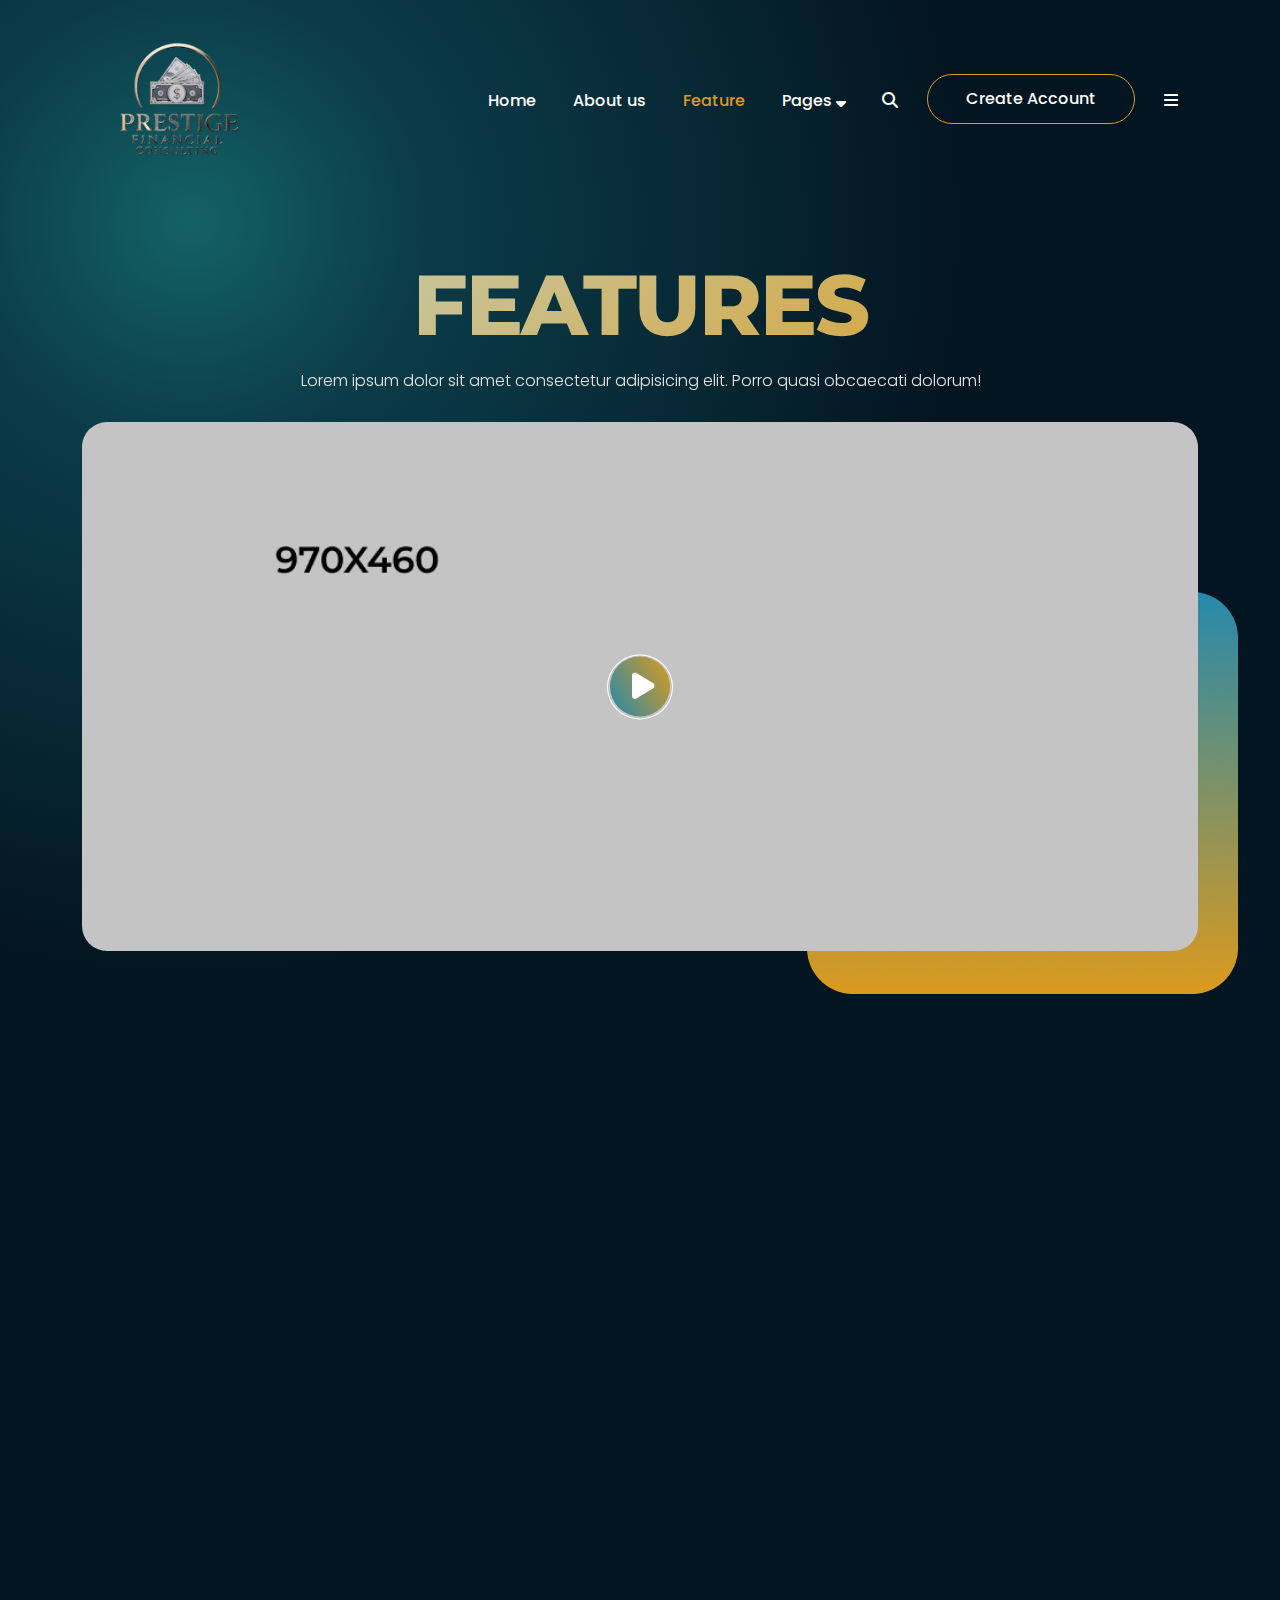
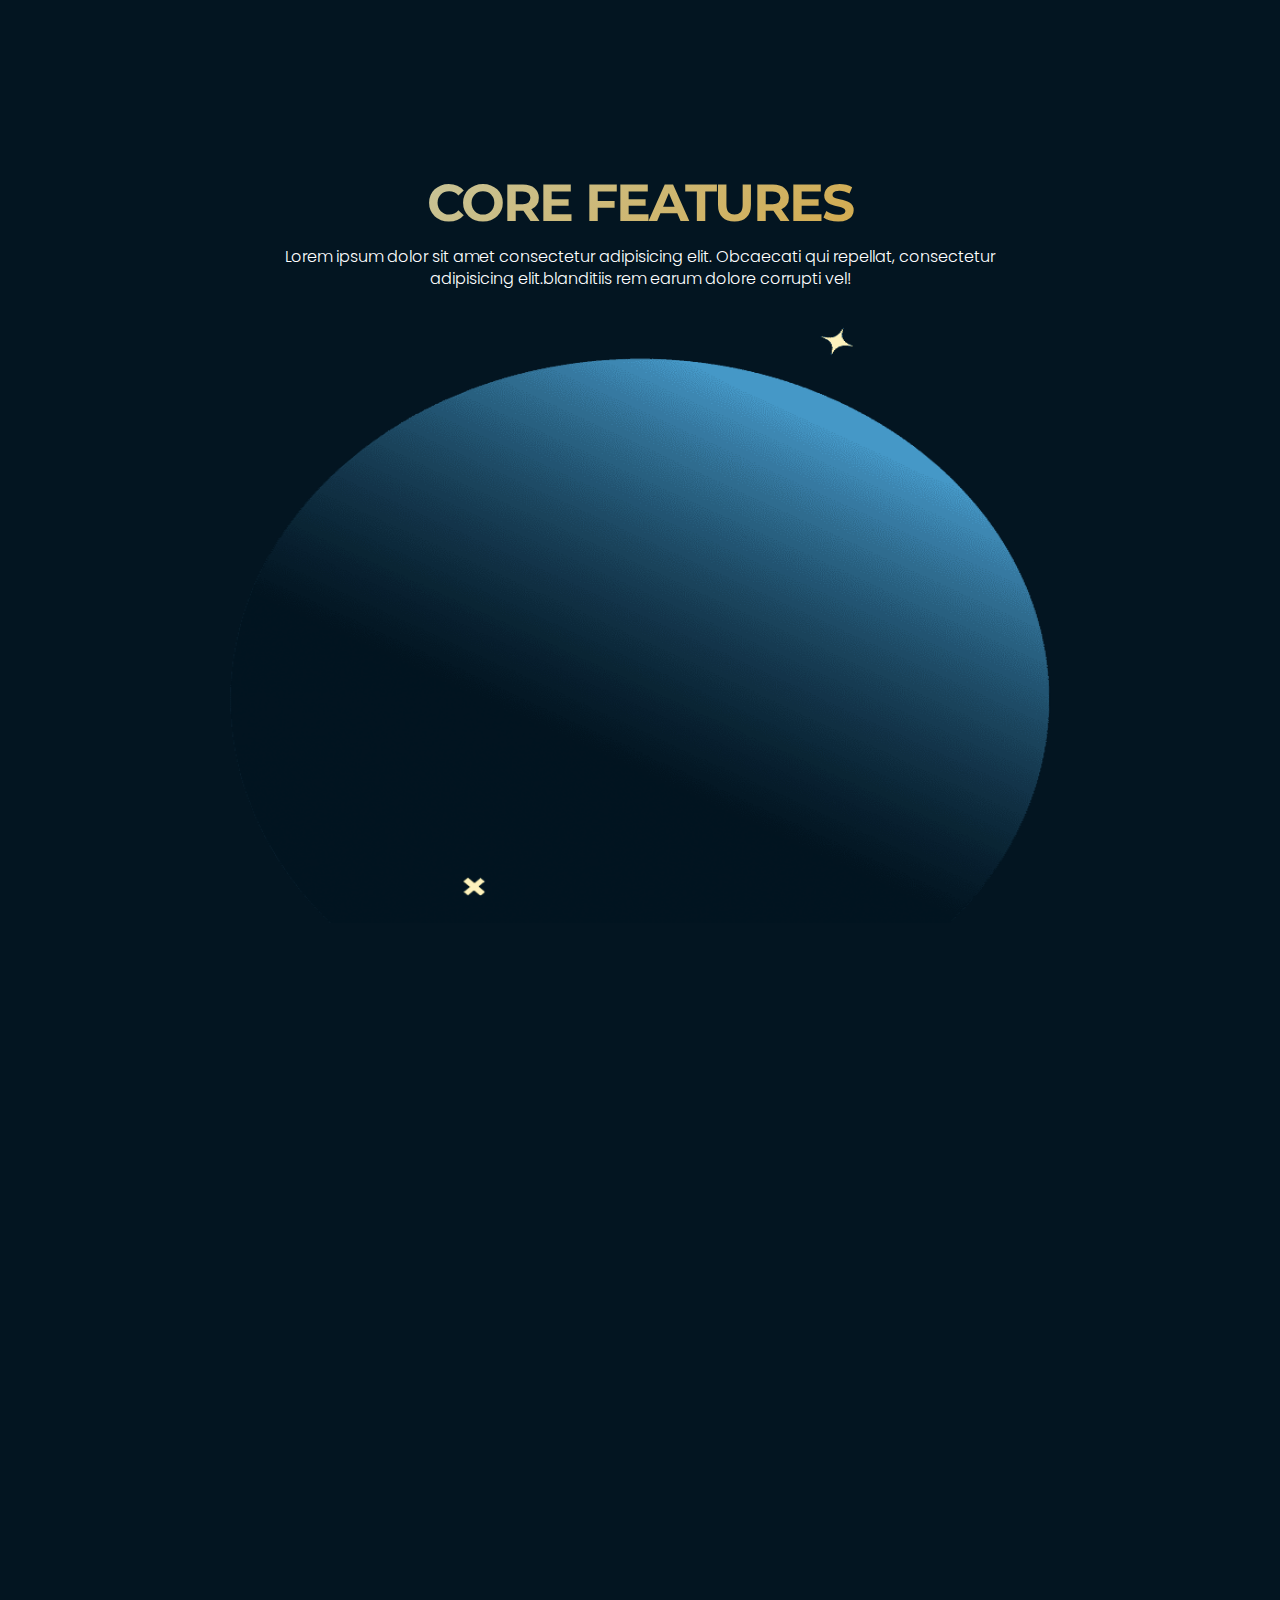
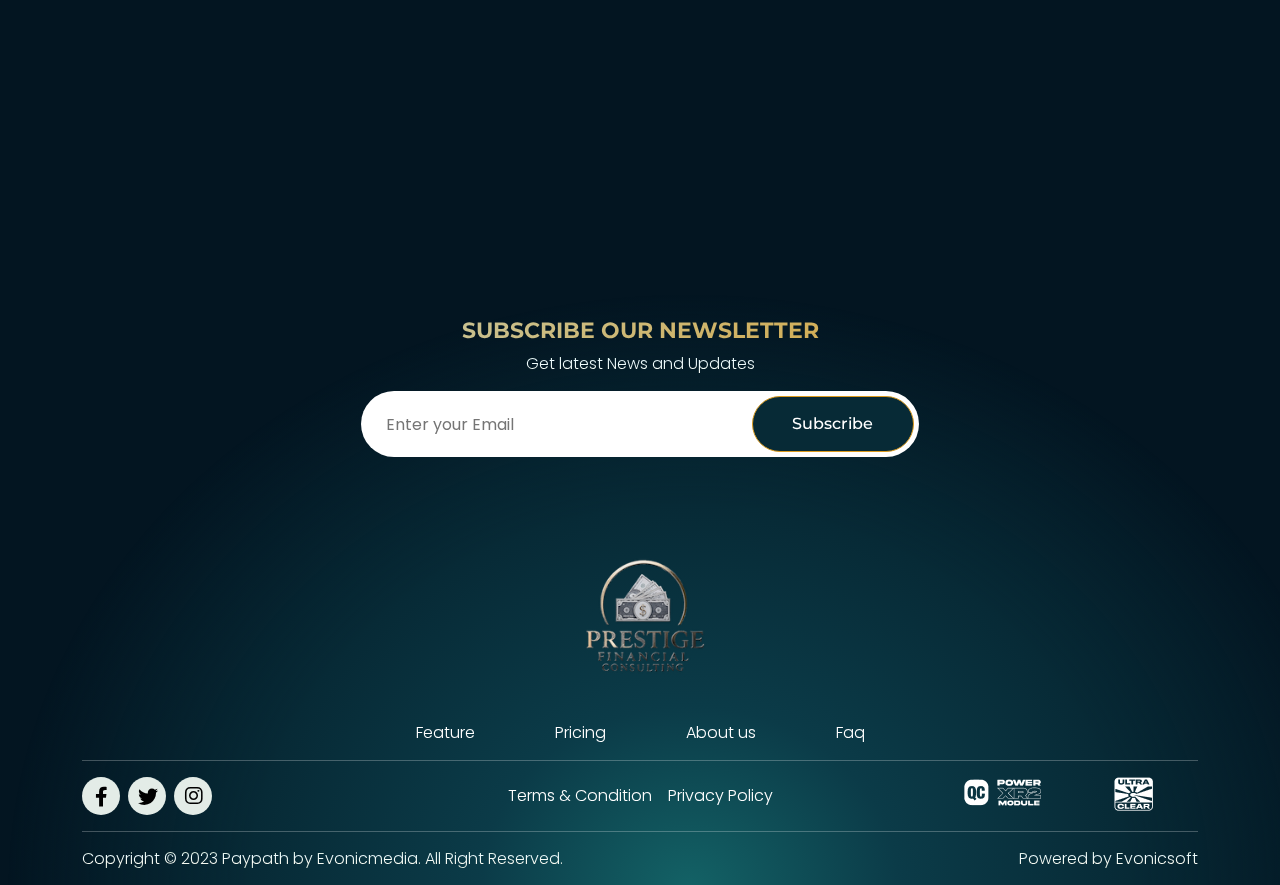
<file: feature.html>
<!DOCTYPE html>
<html lang="zxx">

<head>
    <meta charset="UTF-8">
    <meta http-equiv="X-UA-Compatible" content="IE=edge">
    <meta name="viewport" content="width=device-width, initial-scale=1.0">
    <title>Paypath</title>
    <!-- favicon  -->
    <link rel="shortcut icon" href="assets/images/favicon.png" type="image/x-icon">
    <!-- faremwork of css -->
    <link rel="stylesheet" href="assets/css/bootstrap-lib/bootstrap.min.css">
    <!-- style sheet of css        -->
    <link rel="stylesheet" href="assets/css/style.css">
    <!-- Responsive sheet of css -->
    <link rel="stylesheet" href="assets/css/responsive.css">
    <!-- fonts awsome icon link            -->
    <link rel="stylesheet" href="assets/font-awesome-lib/icon/font-awesome.min.css">
    <!-- slick-slider link css -->
    <link rel="stylesheet" href="assets/css/slick.min.css">
    <!-- animation of css -->
    <link rel="stylesheet" href="assets/css/aos.css">
</head>

<body>
    <div class="site-wrapper">
        <div class="first_nav_hero_about">
            <!-- ======== 1.1. header section ======== -->
            <header>
                <nav class="container navbar navbar-expand-lg ">
                    <div class="container-fluid">
                        <!-- site logo -->
                        <a class="nav-logo p-0" href="index.html"><img src="assets/images/Logo.png" alt="logo"></a>
                        <!-- navigation button  -->
                        <button class="navbar-toggle" onclick="openNav()" type="button"
                            data-bs-target="#navbarSupportedContent" aria-controls="navbarSupportedContent"
                            aria-expanded="false" aria-label="Toggle navigation">
                            <i class="fa-solid fa-bars"></i>
                        </button>
                        <!-- navigation bar manu  -->
                        <div class="collapse navbar-collapse " id="navbarSupportedContent">
                            <ul
                                class="navbar-nav d-flex justify-content-center align-items-center gap-lg-2 gap-md-2 gap-sm-2 gap-2 mb-2 mb-lg-0">
                                <li class="nav-item">
                                    <a class="nav-link" href="index.html">Home</a>
                                </li>
                                <li class="nav-item">
                                    <a class="nav-link" href="about.html">About us</a>
                                </li>
                                <li class="nav-item">
                                    <a class="nav-link active" href="feature.html">Feature</a>
                                </li>
                                <li class="dropdown">
                                    <a class="nav-link " href="#">Pages <i
                                            class="fa-sharp fa-solid fa-sort-down"></i></a>
                                    <ul class="dropdown-menu">
                                        <li><a class="dropdown-item" href="pricing.html">Pricing</a></li>
                                        <li><a class="dropdown-item" href="contact.html">Contact</a></li>
                                        <li><a class="dropdown-item" href="team.html">Team</a></li>
                                        <li><a class="dropdown-item" href="testimonials.html">Testimonials</a></li>
                                        <li><a class="dropdown-item" href="blogs.html">Blogs</a></li>
                                        <li><a class="dropdown-item" href="faq.html">FAQ</a></li>
                                        <li><a class="dropdown-item" href="404.html">404</a></li>
                                        <li><a class="dropdown-item" href="coming.html">Coming Soon</a></li>
                                    </ul>
                                </li>
                                <li class="nav-item">
                                    <a id="search-bar-bt" class="nav-link" href="#"><i
                                            class="fa-solid fa-magnifying-glass"></i></a>
                                </li>
                                <li class="nav-item header_btn ">
                                    <a class="nav-link btn-hover1 lh-1" href="#">Create Account</a>
                                </li>
                                <li class="nav-item" onclick="open_right_side()">
                                    <a class="nav-link" href="#"><i class="fa-sharp fa-solid fa-bars"></i></a>
                                </li>
                            </ul>
                        </div>
                    </div>
                </nav>
                <!--============ navigation left slidebar================-->
                <aside>
                    <div id="mySidenav" class="sidenav">
                        <div class="side-nav-logo d-flex justify-content-between align-items-center ps-4 pe-3">
                            <figure class="navbar-brand"><a href="index.html"><img src="assets/images/Logo.png" alt="img"
                                        class="nav-logo"></a></figure>
                            <div class="closebtn" onclick="closeNav()"><i
                                    class="fa-solid fa-square-xmark side-bar-close-btn"></i></div>
                        </div>
                        <ul>
                            <li class="nav-item">
                                <a class="nav-link" aria-current="page" href="index.html">Home</a>
                            </li>
                            <li class="nav-item">
                                <a class="nav-link" href="about.html">About</a>
                            </li>
                            <li class="nav-item">
                                <a class="nav-link" href="feature.html">Feature</a>
                            </li>
                            <li class="nav-item">
                                <a class="nav-link" href="pricing.html">Pricing</a>
                            </li>
                            <li class="nav-item">
                                <div class="d-flex align-items-center justify-content-between pt-3" id="slid-btn">
                                    <button class="a-slid">Pages</button>
                                    <i class="fa-solid fa-caret-down pe-4"></i>
                                </div>
                                <ul id="slid-drop" class="myst">
                                    <li><a href="contact.html">Contact</a></li>
                                    <li><a href="team.html">Team</a></li>
                                    <li><a href="testimonials.html">Testimonials</a></li>
                                    <li><a href="blogs.html">Blogs</a></li>
                                    <li><a href="faq.html">FAQ</a></li>
                                    <li><a href="404.html">404</a></li>
                                    <li><a href="coming.html">Coming Soon</a></li>
                                </ul>
                            </li>
                        </ul>
                    </div>
                </aside>
                <!--================== navigation drop search bar================-->
                <div class="search" id="search-bar">
                    <form class="d-flex nav-search">
                        <input type="text" name="search" placeholder="Enter your text">
                        <button class="btn-hover1" type="submit">Search</button>
                    </form>
                    <button id="remove-btn">
                        <i class="fa-solid fa-square-xmark "></i>
                    </button>
                </div>
                <!--=================navigation Right slidebar==================-->
                <section class="right-sidbar" id="right_side">
                    <div class="d-flex justify-content-between align-items-center">
                        <!-- site logo -->
                        <a class="p-0 " href="index.html"><img src="assets/images/Logo.png" alt="logo"></a>
                        <button class="close_right_sidebar fa-solid fa-xmark" onclick="close_right_sade()"> </button>
                    </div>
                    <p class="mt-4 pb-3">Lorem ipsum dolor sit amet, consectetur adipiscing elit,
                        sed do eiusmod tempor incididunt ut labore et dolore
                        magna aliqua.
                    </p>
                    <a href="#" class="btn-hover1">Discover More</a>
                    <hr>
                    <h5 class="mt-4 mb-4">Connected details:</h5>
                    <ul class="d-flex flex-column gap-3">
                        <li>
                            <a href="#"> <i class="fa-solid fa-phone"></i></a>
                            <a href="#">yourname@email.com</a>
                        </li>
                        <li>
                            <a href="#"><i class="fa-solid fa-envelope"></i></a>
                            <a href="#">+123-456-7890</a>
                        </li>
                        <li>
                            <a href="#"><i class="fa-solid fa-clock"></i></a>
                            <a href="#">Office Hours: 8AM - 11PM Sunday -
                                Weekend Day</a>
                        </li>
                    </ul>
                    <span class="d-flex gap-4 mt-4">
                        <a href="#" class="p-0"><i class="fa-brands fa-facebook"></i></a>
                        <a href="#" class="p-0"><i class="fa-brands fa-instagram"></i></a>
                        <a href="#" class="p-0"><i class="fa-brands fa-twitter"></i></a>
                    </span>
                </section>
            </header>
            <!-- ======== End of 1.1. header section ========  -->
            <!-- ======== 3.1. hero section ========  -->
            <section class="feature-hero"  data-aos="zoom-in">
                <div class="container">
                    <h1 class="text-center">FEATURES</h1>
                    <p class="text-center">Lorem ipsum dolor sit amet consectetur adipisicing elit. Porro quasi
                        obcaecati dolorum!</p>
                    <div class="position-relative">
                        <div class="featur-video">
                            <a class="video-play-button" href="#">
                                <span class="fa-solid fa-play"></span>
                            </a>

                        </div>
                        <figure class="feature-img"><img src="assets/images/feauter/feature-girl.png" alt="img">
                        </figure>
                        <figure class="feature-img2"><img src="assets/images/feauter/feature-rect.png" alt="img">
                        </figure>
                    </div>
                </div>
            </section>
            <!-- ======== End of 3.1. hero section ========  -->
        </div>
        <!-- ======== 1.7. services section ========  -->
        <section class="services">
            <div class="container">
                <div class="row gap-md-0 gap-sm-4 gap-4">
                    <div class="col-lg-6 col-md-6" data-aos="fade-down">
                        <h2 class="text-lg-start text-md-start text-sm-center text-center">EXCEPTIONAL SERVICES AND
                            SOLUTIONS</h2>
                        <p
                            class="text-lg-start text-md-start text-sm-center text-center mt-lg-4 mt-md-2 mt-sm-2 mt-2 pb-4 ">
                            Lorem ipsum dolor sit amet
                            consectetur adipisicing elit. Odio possimus quo ducimus
                            suscipit
                            officiis natus impedit et deleniti omnis, sint, facere aliquam asperiores dolores qui id
                            mollitia obcaecati error perferendis.</p>
                        <div class=" d-flex  justify-content-center gap-lg-4 gap-md-3 gap-sm-2 gap-2">
                            <div class="offers">
                                <h5 class="mb-2">Any Time Transection</h5>
                                <p class="p-f-s">Lorem ipsum dolor sit amet consectetur adipisicing elit.
                                    Consequatur!</p>
                            </div>
                            <div class="offers">
                                <h5 class=" mb-2">Zero Hidden Cost</h5>
                                <p class="p-f-s">Lorem ipsum dolor sit amet consectetur adipisicing elit.
                                    Consequatur!</p>
                            </div>
                        </div>
                        <div
                            class="serives-btn justify-content-md-start justify-content-ms-center justify-content-center d-flex">
                            <a class="btn-hover1" href="#">Learn More</a>
                            <div class="d-flex align-items-center">
                                <a class="ps-4" href="#">Register Now </a>
                                <i class="fa-solid fa-greater-than ps-md-3 ps-sm-1 ps-0"></i>
                            </div>

                        </div>
                    </div>
                    <div class="col-lg-6 col-md-6 d-flex align-items-center justify-content-center sevices_img"
                        data-aos="fade-up">
                        <div class="position-relative">
                            <div class="social-rating">
                                <div class="d-flex">
                                    <div class="d-flex">
                                        <span><i class="fa-brands fa-youtube"></i></span>
                                        <div>
                                            <h6>Youtube Premium</h6>
                                            <p>9 June 2023</p>
                                        </div>
                                    </div>
                                    <div class="d-flex text-pink">
                                        <p>-$</p>
                                        <p class="count">3.00</p>
                                    </div>
                                </div>
                                <div class="d-flex">
                                    <div class="d-flex">
                                        <span><i class="fa-brands fa-facebook"></i></span>
                                        <div>
                                            <h6>Facebook Ads</h6>
                                            <p>5 June 2023</p>
                                        </div>
                                    </div>
                                    <div class="d-flex text-green">
                                        <p>+$</p>
                                        <p class="count">21.00</p>
                                    </div>
                                </div>
                                <div class="d-flex">
                                    <div class="d-flex">
                                        <span><i class="fa-brands fa-pinterest-p"></i></span>
                                        <div>
                                            <h6>Pinterest</h6>
                                            <p>2 June 2023</p>
                                        </div>
                                    </div>
                                    <div class="d-flex text-pink">
                                        <p>-$</p>
                                        <p class="count">14.00</p>
                                    </div>
                                </div>
                                <div class="d-flex">
                                    <div class="d-flex">
                                        <span><i class="fa-brands fa-twitter"></i></span>
                                        <div>
                                            <h6>Twitter</h6>
                                            <p>1 June 2023</p>
                                        </div>

                                    </div>
                                    <div class="d-flex text-green">
                                        <p>+$</p>
                                        <p class="count">51.00</p>
                                    </div>
                                </div>
                            </div>
                            <figure><img src="assets/images/feauter/lady-mobile.png" alt="sevice_img2"></figure>
                            <figure><img src="assets/images/icon/whitStar.png" alt="sevice_img3"></figure>
                        </div>
                    </div>
                </div>
            </div>
        </section>
        <!-- ======== End of 1.7. services section ========  -->
        <!-- ======== 3.2. core section ========  -->
        <section class="core">
            <div class="container">
                <h2 class="text-center">CORE FEATURES</h2>
                <p class="core-p">Lorem ipsum dolor sit amet consectetur adipisicing elit. Obcaecati qui repellat,
                    consectetur adipisicing elit.blanditiis rem earum dolore corrupti vel!</p>
                <div class="row d-flex gap-md-0 gap-sm-5 gap-5">
                    <div class="col-lg-4 col-md-4 d-flex flex-column gap-3 justify-content-center" data-aos="fade-up">
                        <div class="core-card">
                            <h5>Secure Transactions</h5>
                            <p>Lorem ipsum, dolor sit amet consectetur adipisicing elit. Non veniam reiciendis
                                molestiae.</p>
                        </div>
                        <div class="core-card">
                            <h5>Seamless Integration</h5>
                            <p>Lorem ipsum, dolor sit amet consectetur adipisicing elit. Non veniam reiciendis
                                molestiae.</p>
                        </div>
                        <div class="core-card">
                            <h5>Robust Security</h5>
                            <p>Lorem ipsum, dolor sit amet consectetur adipisicing elit. Non veniam reiciendis
                                molestiae.</p>
                        </div>
                    </div>
                    <div class="col-lg-4 col-md-4 d-flex justify-content-center align-items-center" data-aos="zoom-in">
                        <figure><img src="assets/images/feauter/mobile.png" alt="img"></figure>
                    </div>
                    <div class="col-lg-4 col-md-4 d-flex flex-column gap-3 justify-content-center" data-aos="fade-down">
                        <div class="core-card1">
                            <h5>Multiple Payment</h5>
                            <p>Lorem ipsum, dolor sit amet consectetur adipisicing elit. Non veniam reiciendis
                                molestiae.</p>
                        </div>
                        <div class="core-card1">
                            <h5>Customizable Checkout</h5>
                            <p>Lorem ipsum, dolor sit amet consectetur adipisicing elit. Non veniam reiciendis
                                molestiae.</p>
                        </div>
                        <div class="core-card1">
                            <h5>Reporting and Analytics</h5>
                            <p>Lorem ipsum, dolor sit amet consectetur adipisicing elit. Non veniam reiciendis
                                molestiae.</p>
                        </div>
                    </div>
                </div>
            </div>
        </section>
        <!-- ======== End of 3.2. core section ========  -->
        <!-- ======== 1.8. visa section ========  -->
        <section class="visa mt-md-5 mt-sm-5 mt-5 mb-0">
            <div class="container">
                <div class="visa-bg" data-aos="zoom-in">
                    <figure><img src="assets/images/feauter/vesa-back.png" alt="visa-img"></figure>
                </div>
                <div class="visa-contant" data-aos="fade-up">
                    <div class="row">
                        <div class="col-lg-6 col-md-6">
                            <h3 class="text-md-start text-sm-center text-center">Replacing complexity with
                                simplicity
                            </h3>
                            <p class="text-md-start text-sm-center text-center p-f-s">Lorem ipsum dolor sit amet
                                consectetur
                                adipisicing elit. Iusto doloribus adipisci facere voluptatum, suscipit deserunt,
                                cupiditate
                                facilis impedit assumenda saepe, in vitae labore molestias.</p>
                            <p class="text-md-start text-sm-center text-center p-f-s">Lorem ipsum dolor sit amet
                                consectetur
                                adipisicing elit. Nam aut explicabo at qui laudantium.</p>
                            <div class="visa-btn text-sm-center text-md-start text-center">
                                <a class="btn-hover1" href="#">Try PayPath Now</a>
                            </div>
                        </div>
                        <div class="col-lg-6 col-md-6">
                            <div class="visa-logo d-flex justify-content-between align-items-center pt-2 pb-3">
                                <figure><img src="assets/images/icon/vis-1.png" alt="vica-icon1"> </figure>
                                <figure><img src="assets/images/icon/ves-2.png" alt="vica-icon2"></figure>
                                <figure><img src="assets/images/icon/ves-3.png" alt="vica-icon3"></figure>
                                <figure><img src="assets/images/icon/ves-4.png" alt="vica-icon4"></figure>
                                <figure><img src="assets/images/icon/ves-5.png" alt="vica-icon5"></figure>
                            </div>
                            <div
                                class="d-flex pt-2 justify-content-md-start justify-content-center justify-content-center">
                                <h2 class="count">280</h2>
                                <h2>+</h2>
                                <h6 class="d-flex align-items-center ps-2 ">Integrations</h6>
                            </div>
                            <p class="pt-2 pb-3 text-md-start text-sm-center text-center p-f-s">Lorem ipsum dolor sit
                                amet consectetur, adipisicing elit. Illum
                                laboriosam
                                officiis autem ut sit mollitia blanditiis.</p>
                            <div class="visa-card position-relative mt-3">
                                <img src="assets/images/feauter/Card.png" alt="visa-card">
                            </div>
                        </div>
                    </div>
                </div>
            </div>
        </section>
        <!-- ======== End of 1.8. visa section ========  -->
        <!-- ======== 1.13. footer section ========  -->
        <footer class="position-relative pt-lg-5 pt-md-0 pt-sm-0 pt-0">
            <div class="container">
                <h4 class="text-center">SUBSCRIBE OUR NEWSLETTER</h4>
                <P class="text-center pt-2 pb-3">Get latest News and Updates</P>
                <form class="d-flex align-items-center justify-content-center" id="footer-sub2">
                    <!-- form Subscribe massage -->
                    <div id="Succes-box2"></div>
                    <div class="d-flex footer-search ">
                        <input type="email" name="search" placeholder="Enter your Email" required>
                        <button type="submit" class="btn-hover1">Subscribe</button>
                    </div>
                </form>
                <div class="footer-logo text-center pb-lg-4 pb-md-3 pb-sm-2 pb-4">
                    <!-- footer logo  -->
                    <a href="index.html">
                        <figure><img src="assets/images/Logo.png" alt="img"></figure>
                    </a>
                </div>
                <ul class="d-flex align-items-center justify-content-center">
                    <li>
                        <a href="#">Feature</a>
                    </li>
                    <li>
                        <a href="#">Pricing</a>
                    </li>
                    <li>
                        <a href="#">About us</a>
                    </li>
                    <li>
                        <a href="#">Faq</a>
                    </li>
                </ul>
                <hr>
                <div class="row footer-nav-icon">
                    <!-- footer social icon  -->
                    <div
                        class="col-lg-3 col-md-3 d-flex align-items-center justify-content-md-start justify-content-sm-center justify-content-center">
                        <div
                            class="social-icon d-flex gap-2 justify-content-md-start justify-content-sm-center justify-content-center">
                            <a href="#"> <i class="fa-brands fa-facebook-f foot-facebook"></i></a>
                            <a href="#"> <i class="fa-brands fa-twitter"></i></a>
                            <a href="#"> <i class="fa-brands fa-instagram"></i></a>
                        </div>
                    </div>
                    <!-- footer terms privacy  -->
                    <div class="col-lg-6 col-md-6 d-flex justify-content-center align-items-center">
                        <div class=" d-flex gap-3 p-2">
                            <a href="#">Terms & Condition</a>
                            <a href="#">Privacy Policy</a>
                        </div>
                    </div>
                    <!-- footer logo slider  -->
                    <div class="col-lg-3 col-md-3">
                        <div class="footer_ispsum_slider">
                            <figure><a href="#"><img src="assets/images/icon/logoipsum-228.png" alt="qr-code"></a>
                            </figure>
                            <figure><a href="#"><img src="assets/images/icon/logoipsum-233.png" alt="qr-code"></a>
                            </figure>
                            <figure><a href="#"><img src="assets/images/icon/logoipsum-229.png" alt="qr-code"></a>
                            </figure>
                            <figure><a href="#"><img src="assets/images/icon/logoipsum-228.png" alt="qr-code"></a>
                            </figure>
                            <figure><a href="#"><img src="assets/images/icon/logoipsum-233.png" alt="qr-code"></a>
                            </figure>
                            <figure><a href="#"><img src="assets/images/icon/logoipsum-229.png" alt="qr-code"></a>
                            </figure>
                        </div>
                    </div>
                </div>
                <hr>
                <div class="Copyright d-flex justify-content-between flex-wrap dir">
                    <p>Copyright © 2023 Paypath by Evonicmedia. All Right Reserved.</p>
                    <p>Powered by Evonicsoft</p>
                </div>
            </div>
        </footer>
        <!-- ======== End of 1.13. footer section ========  -->
    </div>
    <!-- button back to top -->
    <button onclick="scrollToTop()" id="backToTopBtn"><i class="fa-solid fa-arrow-turn-up"></i></button>

    <!-- bootstrap min javascript -->
    <script src="assets/js/javascript-lib/bootstrap.min.js"></script>
    <!-- j Query -->
    <script src="assets/js/jquery.js"></script>
    <!-- slick slider js -->
    <script src="assets/js/slick.min.js"></script>
    <!-- main javascript -->
    <script src="assets/js/custom.js"></script>
    <!-- counter javascript file -->
    <script src="assets/js/waypoints.min.js"></script>
    <!-- animation from javascript -->
    <script src="assets/js/aos.js"></script>
    <script>
        AOS.init({
            once: true,
            duration: 1500,
        });
    </script>
</body>

</html>
</file>
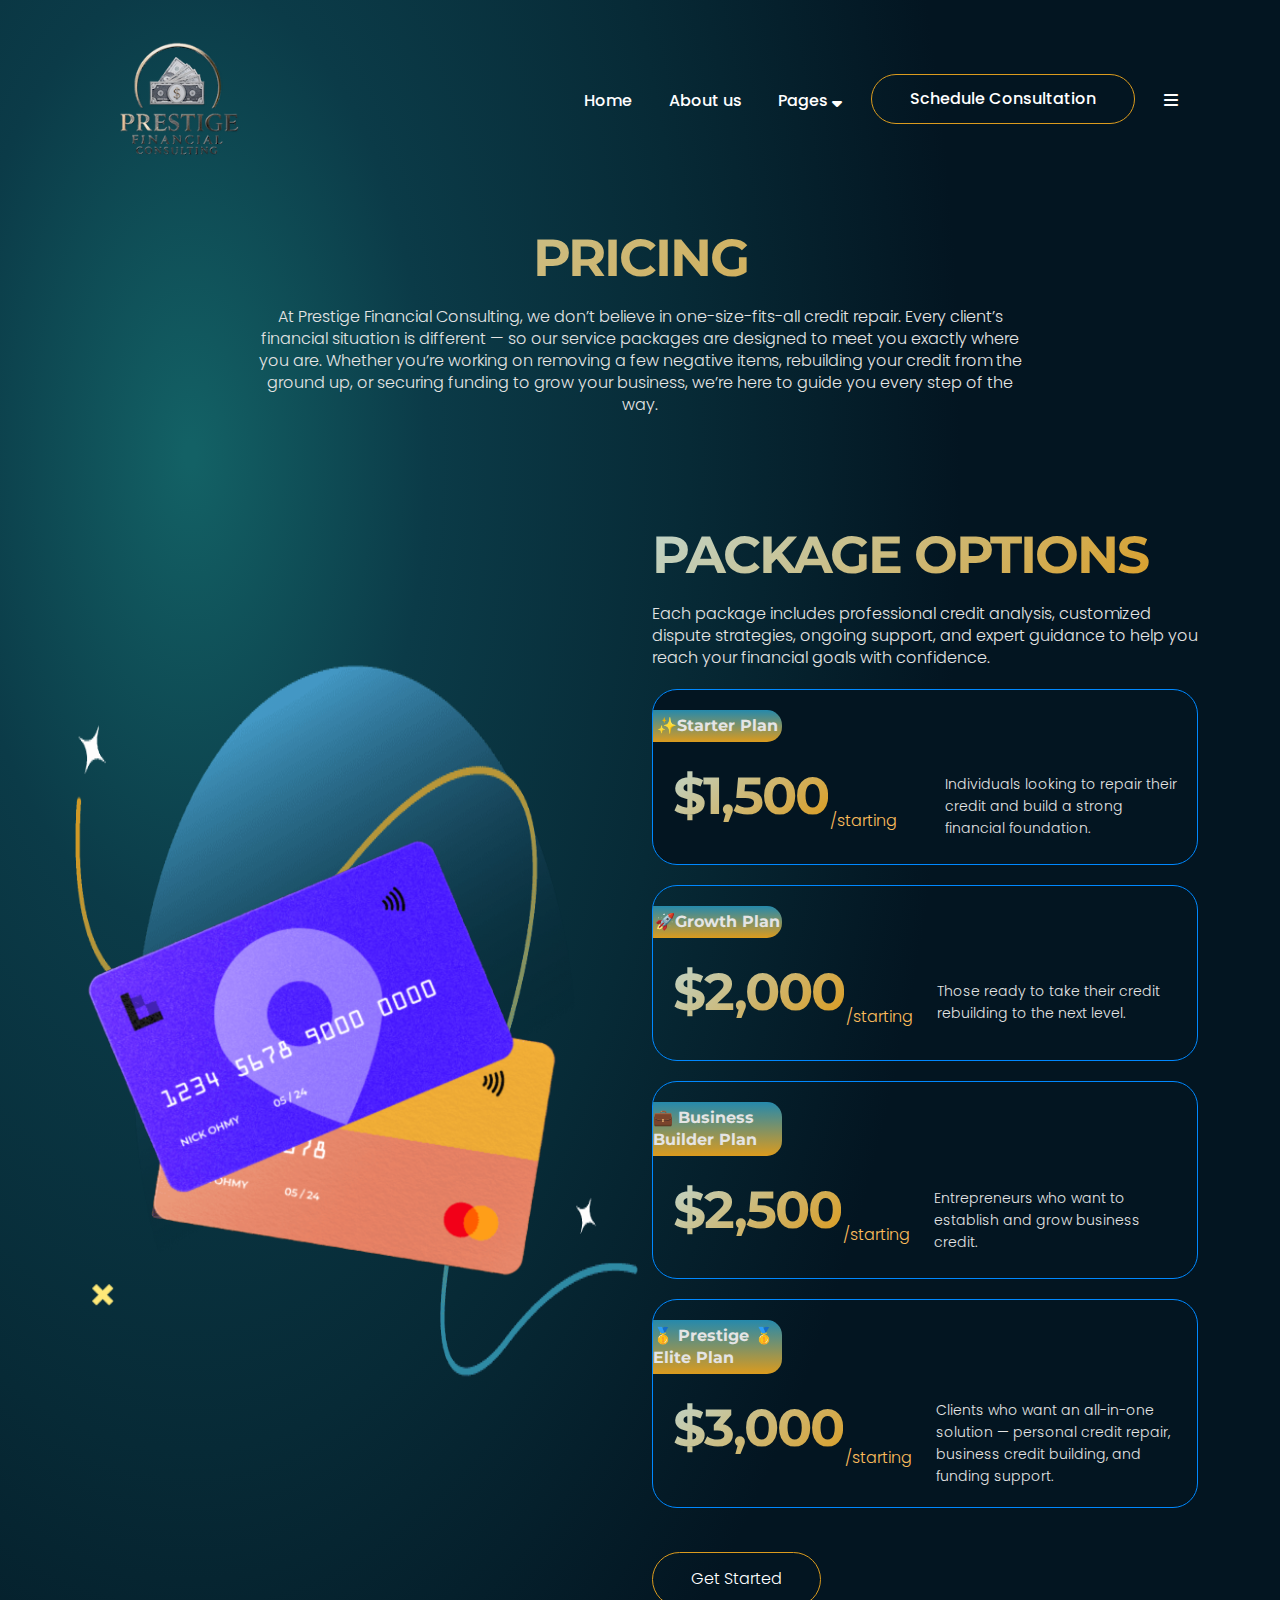
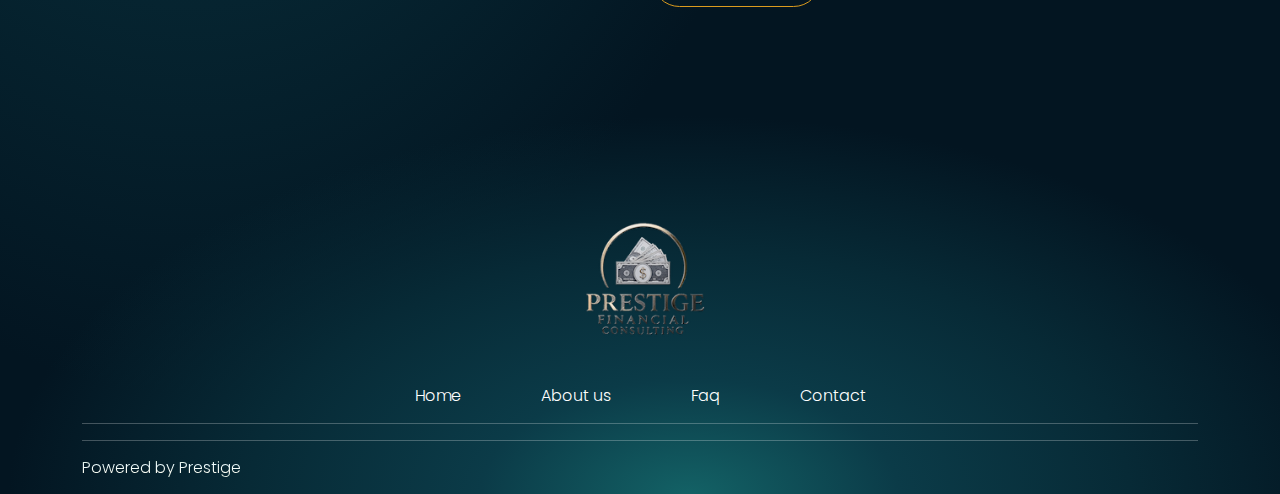
<file: pricing.html>
<!DOCTYPE html>
<html lang="zxx">

<head>
    <meta charset="UTF-8">
    <meta http-equiv="X-UA-Compatible" content="IE=edge">
    <meta name="viewport" content="width=device-width, initial-scale=1.0">
    <title>Paypath</title>
    <!-- favicon  -->
    <link rel="shortcut icon" href="assets/images/favicon.png" type="image/x-icon">
    <!-- faremwork of css -->
    <link rel="stylesheet" href="assets/css/bootstrap-lib/bootstrap.min.css">
    <!-- style sheet of css        -->
    <link rel="stylesheet" href="assets/css/style.css">
    <!-- Responsive sheet of css -->
    <link rel="stylesheet" href="assets/css/responsive.css">
    <!-- fonts awsome icon link            -->
    <link rel="stylesheet" href="assets/font-awesome-lib/icon/font-awesome.min.css">
    <!-- slick-slider link css -->
    <link rel="stylesheet" href="assets/css/slick.min.css">
    <!-- animation of css -->
    <link rel="stylesheet" href="assets/css/aos.css">
</head>

<body>
    <div class="site-wrapper">
        <div class="first_nav_hero_about">
            <!-- ======== 1.1. header section ======== -->
            <header>
                <nav class="container navbar navbar-expand-lg ">
                    <div class="container-fluid">
                        <!-- site logo -->
                        <a class="nav-logo p-0" href="index.html"><img src="assets/images/Logo.png" alt="logo"></a>
                        <!-- navigation button  -->
                        <button class="navbar-toggle" onclick="openNav()" type="button"
                            data-bs-target="#navbarSupportedContent" aria-controls="navbarSupportedContent"
                            aria-expanded="false" aria-label="Toggle navigation">
                            <i class="fa-solid fa-bars"></i>
                        </button>
                        <!-- navigation bar manu  -->
                        <div class="collapse navbar-collapse " id="navbarSupportedContent">
                            <ul
                                class="navbar-nav d-flex justify-content-center align-items-center gap-lg-2 gap-md-2 gap-sm-2 gap-2 mb-2 mb-lg-0">
                                <li class="nav-item">
                                    <a class="nav-link " href="index.html">Home</a>
                                </li>
                                <li class="nav-item">
                                    <a class="nav-link" href="about.html">About us</a>
                                </li>
                                <li class="dropdown">
                                    <a class="nav-link " href="#">Pages <i
                                            class="fa-sharp fa-solid fa-sort-down"></i></a>
                                    <ul class="dropdown-menu">
                                        <li><a class="dropdown-item active" href="pricing.html">Pricing</a></li>
                                        <li><a class="dropdown-item" href="contact.html">Contact</a></li>
                                        <li><a class="dropdown-item" href="faq.html">FAQ</a></li>
                                        
                                    </ul>
                                </li>

                                <li class="nav-item header_btn ">
                                    <a class="nav-link btn-hover1 lh-1" href="contact.html">Schedule Consultation</a>
                                </li>
                                <li class="nav-item" onclick="open_right_side()">
                                    <a class="nav-link" href="#"><i class="fa-sharp fa-solid fa-bars"></i></a>
                                </li>
                            </ul>
                        </div>
                    </div>
                </nav>
                <!--============ navigation left slidebar================-->
                <aside>
                    <div id="mySidenav" class="sidenav">
                        <div class="side-nav-logo d-flex justify-content-between align-items-center ps-4 pe-3">
                            <figure class="navbar-brand"><a href="index.html"><img src="assets/images/Logo.png" alt="img"
                                        class="nav-logo"></a></figure>
                            <div class="closebtn" onclick="closeNav()"><i
                                    class="fa-solid fa-square-xmark side-bar-close-btn"></i></div>
                        </div>
                        <ul>
                            <li class="nav-item">
                                <a class="nav-link" aria-current="page" href="index.html">Home</a>
                            </li>
                            <li class="nav-item">
                                <a class="nav-link" href="about.html">About</a>
                            </li>
                           
                            <li class="nav-item">
                                <a class="nav-link" href="pricing.html">Pricing</a>
                            </li>
                            <li class="nav-item">
                                <div class="d-flex align-items-center justify-content-between pt-3" id="slid-btn">
                                    <button class="a-slid">Pages</button>
                                    <i class="fa-solid fa-caret-down pe-4"></i>
                                </div>
                                <ul id="slid-drop" class="myst">
                                    <li><a href="contact.html">Contact</a></li>
                                    <li><a href="faq.html">FAQ</a></li>
                                    
                                </ul>
                            </li>
                        </ul>
                    </div>
                </aside>
                <!--================== navigation drop search bar================-->
                <div class="search" id="search-bar">
                    <form class="d-flex nav-search">
                        <input type="text" name="search" placeholder="Enter your text">
                        <button class="btn-hover1" type="submit">Search</button>
                    </form>
                    <button id="remove-btn">
                        <i class="fa-solid fa-square-xmark "></i>
                    </button>
                </div>
                <!--=================navigation Right slidebar==================-->
                <section class="right-sidbar" id="right_side">
                    <div class="d-flex justify-content-between align-items-center">
                        <!-- site logo -->
                        <a class="p-0 " href="index.html"><img src="assets/images/Logo.png" alt="logo"></a>
                        <button class="close_right_sidebar fa-solid fa-xmark" onclick="close_right_sade()"> </button>
                    </div>
                    <p class="mt-4 pb-3">Headquartered in Southern California and proudly serving clients nationwide 
                        and internationally.
                    </p>
                    <p>Contact us today to start your credit repair journey and take the first step toward a stronger, 
                        more successful financial future.</p>
                        <br>

                    <a href="pricing.html" class="btn-hover1">Discover More</a>
                    <hr>
                    <h5 class="mt-4 mb-4">Contact Details:</h5>
                    <ul class="d-flex flex-column gap-3">
                        <li>
                            <a href="#"> <i class="fa-solid fa-phone"></i></a>
                            <a href="#">855-512-7334</a>
                        </li>
                        <li>
                            <a href="#"><i class="fa-solid fa-envelope"></i></a>
                            <a href="#">dddconsultinggg@gmail.com</a>
                        </li>
                        <li>
                            <a href="#"><i class="fa-solid fa-clock"></i></a>
                            <a href="#">Office Hours: 8AM - 5PM Monday - Friday</a>
                        </li>
                    </ul>
                    <span class="d-flex gap-4 mt-4">
                        <a href="#" class="p-0"><i class="fa-brands fa-instagram"></i></a>
                    </span>
                </section>
            </header>
            <!-- ======== End of 1.1. header section ========  -->
            <!-- ======== 4.1. hero section ======== -->
            <div class="container">
                <div class="pricing-hero">
                    <h2 class="text-center">PRICING</h2>
                    <P class="text-center">At Prestige Financial Consulting, we don’t believe in one-size-fits-all credit repair. Every client’s financial situation is different — so our service packages are designed to meet you exactly where you are. Whether you’re working on removing a few negative items, rebuilding your credit from the ground up, or securing funding to grow your business, we’re here to guide you every step of the way.
                        
                    </P>
                    
                </div>
            </div>
            <!-- ========End of 4.1. hero section ======== -->
            <!-- ========  1.9. pricing section ========  -->
            <section class="pricing pri-padd">
                <div class="container">
                    <div class="row d-flex gap-md-0 gap-sm-3 gap-2">
                        <div class="col-lg-6 col-md-6 d-flex align-items-center justify-content-center pricing-bg"
                            data-aos="fade-up">
                            <div>
                                <figure><img src="assets/images/index/hero.png" alt="pric-img1" class="moving"></figure>
                                <figure><img src="assets/images/icon/hero_star.png" alt="pric-img2"></figure>
                            </div>
                        </div>
                        <div class="col-lg-6 col-md-6 mt-md-0 mt-sm-5 mt-5" data-aos="fade-down">
                            <h2 class=" text-md-start text-sm-center text-center">PACKAGE OPTIONS</h2>
                            <p class="text-md-start text-sm-center text-center p-md-0 p-sm-2 p-2">Each package includes professional credit analysis, customized dispute strategies, ongoing support, and expert guidance to help you reach your financial goals with confidence.</p>
                            <div class="pric-list">
                                <h6>✨Starter Plan</h6>
                                <div class="d-flex">
                                    <div class="d-flex justify-content-between gap-md-5 gap-sm-3 gap-3">
                                        <div class="d-flex pric-sup align-items-center">
                                            <h2>$1,500</h2>
                                            <p>/starting</p>
                                        </div>
                                        <p class="p-f-s">Individuals looking to repair their credit and build a strong financial foundation.
                                            </p>
                                    </div>
                                </div>
                            </div>
                            <div class="pric-list second">
                                <h6>🚀Growth Plan</h6>
                                <div class="d-flex align-items-center">
                                    <div class="d-flex justify-content-between gap-md-4 gap-sm-2 gap-2">
                                        <div class="d-flex pric-sup ">
                                            
                                            <h2>$2,000</h2>
                                            <p>/starting</p>
                                        </div>
                                        <p class="p-f-s">Those ready to take their credit rebuilding to the next level.</p>
                                        
                                    </div>
                                </div>
                            </div>
                            <div class="pric-list second">
                                <h6>💼 Business Builder Plan</h6>
                                <div class="d-flex align-items-center">
                                    <div class="d-flex justify-content-between gap-md-4 gap-sm-2 gap-2">
                                        <div class="d-flex pric-sup ">
                                            <h2>$2,500</h2>
                                            <p>/starting</p>
                                        </div>
                                        <p class="p-f-s">Entrepreneurs who want to establish and grow business credit.</p>
                                    </div>
                                </div>
                            </div>
                            <div class="pric-list second">
                                <h6>🥇 Prestige 🥇 Elite Plan</h6>
                                <div class="d-flex align-items-center">
                                    <div class="d-flex justify-content-between gap-md-4 gap-sm-2 gap-2">
                                        <div class="d-flex pric-sup ">
                                            <h2>$3,000</h2>
                                            <p>/starting</p>
                                        </div>
                                        <p class="p-f-s">Clients who want an all-in-one solution — personal credit repair, business credit building, and funding support.
                                        </p>
                                        
                                    </div>
                                </div>
                            </div>
                            <div class="text-md-start text-sm-center text-center pt-lg-4 pt-md-2 pt-sm-0 pt-1">
                                <a class="btn-hover1" href="contact.html">Get Started</a>
                            </div>
                        </div>
                    </div>
                </div>
            </section>
            <!-- ======== End of 1.9. pricing section ========  -->
            
             <!-- ======== 1.13. footer section ========  -->
        <footer class="position-relative">
            <div class="container">
                
        
                <div class="footer-logo text-center pb-lg-4 pb-md-3 pb-sm-2 pb-4">
                    <!-- footer logo  -->
                    <a href="index.html">
                        <figure><img src="assets/images/Logo.png" alt="img"></figure>
                    </a>
                </div>
                <ul class="d-flex align-items-center justify-content-center">
                    <li>
                        <a href="index.html">Home</a>
                    </li>
                    <li>
                        <a href="about.html">About us</a>
                    </li>
                    <li>
                        <a href="faq.html">Faq</a>
                    </li>
                    <li>
                        <a href="contact.html">Contact</a>
                    </li>
                </ul>
                <hr>
                
                <hr>
                <div class="Copyright d-flex justify-content-between flex-wrap dir">
                        <p>Powered by Prestige</p>
                    </div>
                </div>
        </footer>
        <!-- ======== End of 1.13. footer section ========  -->
        </div>
    </div>
    <!-- end site wrapper -->
    <!-- button back to top -->
    <button onclick="scrollToTop()" id="backToTopBtn"><i class="fa-solid fa-arrow-turn-up"></i></button>

    <!-- bootstrap min javascript -->
    <script src="assets/js/javascript-lib/bootstrap.min.js"></script>
    <!-- j Query -->
    <script src="assets/js/jquery.js"></script>
    <!-- slick slider js -->
    <script src="assets/js/slick.min.js"></script>
    <!-- main javascript -->
    <script src="assets/js/custom.js"></script>
    <!-- counter javascript file -->
    <script src="assets/js/waypoints.min.js"></script>
    <!-- animation from javascript -->
    <script src="assets/js/aos.js"></script>
    <script>
        AOS.init({
            once: true,
            duration: 1500,
        });
    </script>
</body>

</html>
</file>
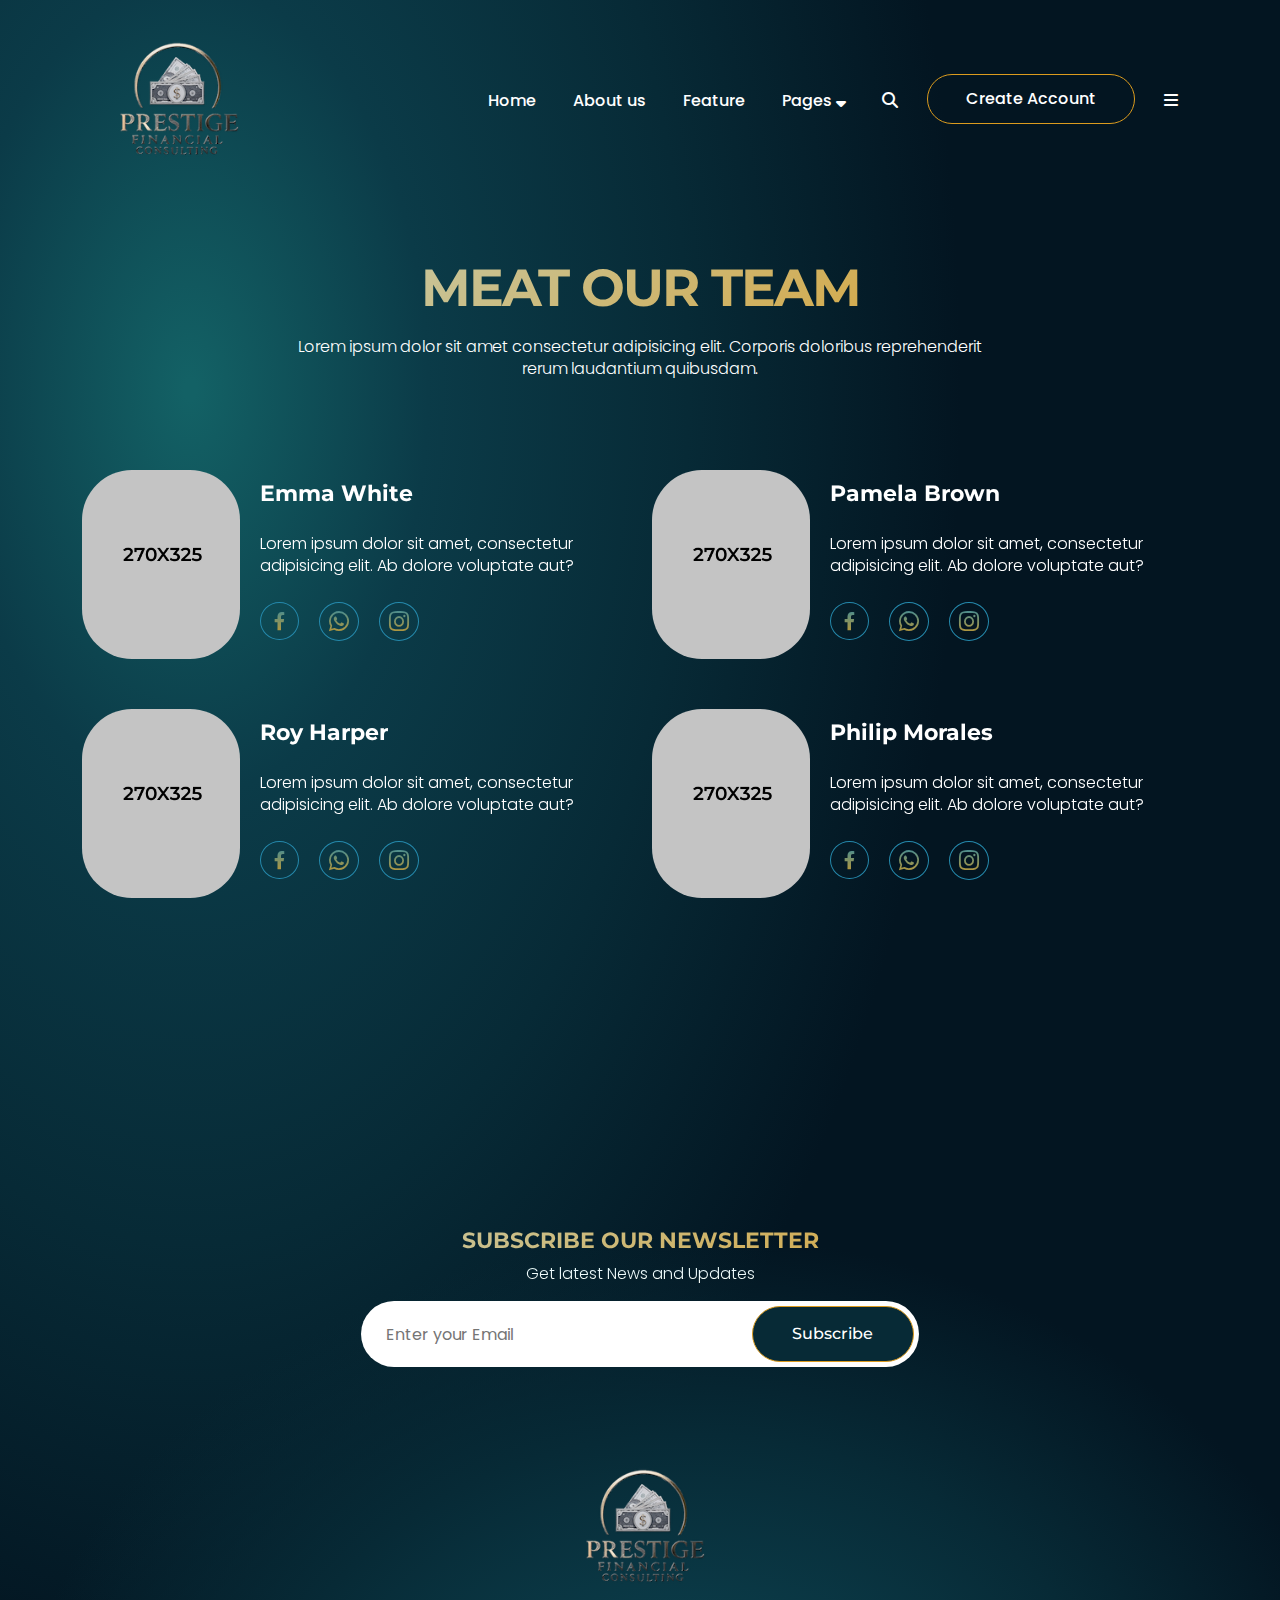
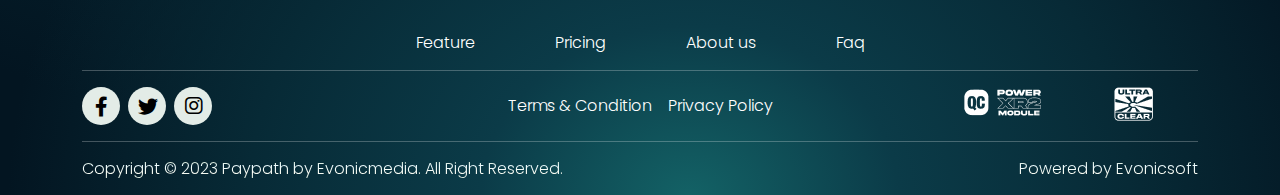
<file: team.html>
<!DOCTYPE html>
<html lang="zxx">
    <head>
        <meta charset="UTF-8">
        <meta http-equiv="X-UA-Compatible" content="IE=edge">
        <meta name="viewport" content="width=device-width, initial-scale=1.0">
        <title>Paypath</title>
        <!-- favicon  -->
        <link rel="shortcut icon" href="assets/images/favicon.png" type="image/x-icon">
        <!-- faremwork of css -->
        <link rel="stylesheet" href="assets/css/bootstrap-lib/bootstrap.min.css">
        <!-- style sheet of css        -->
        <link rel="stylesheet" href="assets/css/style.css">
        <!-- Responsive sheet of css -->
        <link rel="stylesheet" href="assets/css/responsive.css">
        <!-- fonts awsome icon link            -->
        <link rel="stylesheet" href="assets/font-awesome-lib/icon/font-awesome.min.css">
        <!-- slick-slider link css -->
        <link rel="stylesheet" href="assets/css/slick.min.css">
        <!-- animation of css -->
        <link rel="stylesheet" href="assets/css/aos.css">
    </head>
<body>
    <div class="site-wrapper">
        <div class="first_nav_hero_about">
     <!-- ======== 1.1. header section ======== -->
     <header>
        <nav class="container navbar navbar-expand-lg ">
            <div class="container-fluid">
                <!-- site logo -->
                <a class="nav-logo p-0" href="index.html"><img src="assets/images/Logo.png" alt="logo"></a>
                        <!-- navigation button  -->
                <button class="navbar-toggle" onclick="openNav()" type="button"
                    data-bs-target="#navbarSupportedContent" aria-controls="navbarSupportedContent"
                    aria-expanded="false" aria-label="Toggle navigation">
                    <i class="fa-solid fa-bars"></i>
                </button>
                <!-- navigation bar manu  -->
                <div class="collapse navbar-collapse " id="navbarSupportedContent">
                    <ul
                        class="navbar-nav d-flex justify-content-center align-items-center gap-lg-2 gap-md-2 gap-sm-2 gap-2 mb-2 mb-lg-0">
                        <li class="nav-item">
                            <a class="nav-link" href="index.html">Home</a>
                        </li>
                        <li class="nav-item">
                            <a class="nav-link" href="about.html">About us</a>
                        </li>
                        <li class="nav-item">
                            <a class="nav-link" href="feature.html">Feature</a>
                        </li>
                        <li class="dropdown">
                            <a class="nav-link " href="#">Pages <i
                                    class="fa-sharp fa-solid fa-sort-down"></i></a>
                            <ul class="dropdown-menu">
                                <li><a class="dropdown-item" href="pricing.html">Pricing</a></li>
                                <li><a class="dropdown-item" href="pricing.html">Pricing</a></li>
                                <li><a class="dropdown-item" href="contact.html">Contact</a></li>
                                <li><a class="dropdown-item active" href="team.html">Team</a></li>
                                <li><a class="dropdown-item" href="testimonials.html">Testimonials</a></li>
                                <li><a class="dropdown-item" href="blogs.html">Blogs</a></li>
                                <li><a class="dropdown-item" href="faq.html">FAQ</a></li>
                                <li><a class="dropdown-item" href="404.html">404</a></li>
                                <li><a class="dropdown-item" href="coming.html">Coming Soon</a></li>
                            </ul>
                        </li>
                        <li class="nav-item">
                            <a id="search-bar-bt" class="nav-link" href="#"><i
                                    class="fa-solid fa-magnifying-glass"></i></a>
                        </li>
                        <li class="nav-item header_btn ">
                            <a class="nav-link btn-hover1 lh-1" href="#">Create Account</a>
                        </li>
                        <li class="nav-item" onclick="open_right_side()">
                            <a class="nav-link" href="#"><i class="fa-sharp fa-solid fa-bars"></i></a>
                        </li>
                    </ul>
                </div>
            </div>
        </nav>
        <!--============ navigation left slidebar================-->
        <aside>
            <div id="mySidenav" class="sidenav">
                <div class="side-nav-logo d-flex justify-content-between align-items-center ps-4 pe-3">
                    <figure class="navbar-brand"><a href="index.html"><img src="assets/images/Logo.png" alt="img"
                        class="nav-logo"></a></figure>
                    <div class="closebtn" onclick="closeNav()"><i
                            class="fa-solid fa-square-xmark side-bar-close-btn"></i></div>
                </div>
                <ul>
                    <li class="nav-item">
                        <a class="nav-link" aria-current="page" href="index.html">Home</a>
                    </li>
                    <li class="nav-item">
                        <a class="nav-link" href="about.html">About</a>
                    </li>
                    <li class="nav-item">
                        <a class="nav-link" href="feature.html">Feature</a>
                    </li>
                    <li class="nav-item">
                        <a class="nav-link" href="pricing.html">Pricing</a>
                    </li>
                    <li class="nav-item">
                        <div class="d-flex align-items-center justify-content-between pt-3" id="slid-btn">
                            <button class="a-slid">Pages</button>
                            <i class="fa-solid fa-caret-down pe-4"></i>
                        </div>
                        <ul id="slid-drop" class="myst">
                            <li><a href="contact.html">Contact</a></li>
                            <li><a href="team.html">Team</a></li>
                            <li><a href="testimonials.html">Testimonials</a></li>
                            <li><a href="blogs.html">Blogs</a></li>
                            <li><a href="faq.html">FAQ</a></li>
                            <li><a href="404.html">404</a></li>
                            <li><a href="coming.html">Coming Soon</a></li>
                        </ul>
                    </li>
                </ul>
            </div>
        </aside>
        <!--================== navigation drop search bar================-->
        <div class="search" id="search-bar">
            <form class="d-flex nav-search">
                <input type="text" name="search" placeholder="Enter your text">
                <button class="btn-hover1" type="submit">Search</button>
            </form>
            <button id="remove-btn">
                <i class="fa-solid fa-square-xmark "></i>
            </button>
        </div>
        <!--=================navigation Right slidebar==================-->
        <section class="right-sidbar" id="right_side">
            <div class="d-flex justify-content-between align-items-center">
                <!-- site logo -->
                <a class="p-0 " href="index.html"><img src="assets/images/Logo.png" alt="logo"></a>
                <button class="close_right_sidebar fa-solid fa-xmark" onclick="close_right_sade()"> </button>
            </div>
            <p class="mt-4 pb-3">Lorem ipsum dolor sit amet, consectetur adipiscing elit,
                sed do eiusmod tempor incididunt ut labore et dolore
                magna aliqua.
            </p>
            <a href="#" class="btn-hover1">Discover More</a>
            <hr>
            <h5 class="mt-4 mb-4">Connected details:</h5>
            <ul class="d-flex flex-column gap-3">
                <li>
                    <a href="#"> <i class="fa-solid fa-phone"></i></a>
                    <a href="#">yourname@email.com</a>
                </li>
                <li>
                    <a href="#"><i class="fa-solid fa-envelope"></i></a>
                    <a href="#">+123-456-7890</a>
                </li>
                <li>
                    <a href="#"><i class="fa-solid fa-clock"></i></a>
                    <a href="#">Office Hours: 8AM - 11PM Sunday -
                        Weekend Day</a>
                </li>
            </ul>
            <span class="d-flex gap-4 mt-4">
                <a href="#" class="p-0"><i class="fa-brands fa-facebook"></i></a>
                <a href="#" class="p-0"><i class="fa-brands fa-instagram"></i></a>
                <a href="#" class="p-0"><i class="fa-brands fa-twitter"></i></a>
            </span>
        </section>
    </header>
    <!-- ======== End of 1.1. header section ========  -->
    <!-- ========  6.1. team-hero section ========  -->
    <div class="container">
        <div class="team-hero">
            <h2 class="text-center">MEAT OUR TEAM</h2>
            <p class="text-center">Lorem ipsum dolor sit amet consectetur adipisicing elit. Corporis doloribus reprehenderit rerum laudantium quibusdam.</p>
        </div>
    </div>
    <!-- ======== End of 6.1. team-hero section ========  -->
    <!-- ======== 2.4. behind section ========  -->
    <section class="behind b-team mb-md-0 mb-sm-1 mb-1 pb-lg-4 pb-md-0 pb-0">
        <div class="container">
            <div class="row gap-md-0 gap-sm-4 gap-4">
                <div class="col-lg-6 col-md-6 d-flex" data-aos="flip-up">
                    <div class="be-img"><figure><img src="assets/images/team/behind2.png" alt="img"></figure></div>
                    <div class="b-padd">
                        <h4>Emma White</h4>
                        <p>Lorem ipsum dolor sit amet, consectetur adipisicing elit. Ab dolore voluptate aut?</p>
                        <div class="b-icon">
                            <a href="#"><i class="fa-brands fa-facebook-f"></i></a>
                            <a href="#"><i class="fa-brands fa-whatsapp"></i></a>
                            <a href="#"><i class="fa-brands fa-instagram"></i></a>
                        </div>
                    </div>
                </div>
                <div class="col-lg-6 col-md-6 d-flex" data-aos="flip-up">
                   
                       <div class="be-img"> <figure><img src="assets/images/team/behind.png" alt="img"></figure></div>
                    <div class="b-padd">
                        <h4>Pamela Brown</h4>
                        <p>Lorem ipsum dolor sit amet, consectetur adipisicing elit. Ab dolore voluptate aut?</p>
                        <div class="b-icon">
                            <a href="#"><i class="fa-brands fa-facebook-f"></i></a>
                            <a href="#"><i class="fa-brands fa-whatsapp"></i></a>
                            <a href="#"><i class="fa-brands fa-instagram"></i></a>
                        </div>
                    </div>
                </div>
            </div>
            <div class="row gap-md-0 gap-sm-4 gap-4">
                <div class="col-lg-6 col-md-6 d-flex" data-aos="flip-up">
                    <div class="be-img"><figure><img src="assets/images/team/roy.png" alt="img"></figure></div>
                    <div class="b-padd">
                        <h4>Roy Harper</h4>
                        <p>Lorem ipsum dolor sit amet, consectetur adipisicing elit. Ab dolore voluptate aut?</p>
                        <div class="b-icon">
                            <a href="#"><i class="fa-brands fa-facebook-f"></i></a>
                            <a href="#"><i class="fa-brands fa-whatsapp"></i></a>
                            <a href="#"><i class="fa-brands fa-instagram"></i></a>
                        </div>
                    </div>
                </div>
                <div class="col-lg-6 col-md-6 d-flex" data-aos="flip-up">
                        <div class="be-img"><figure><img src="assets/images/team/philip.png" alt="img"></figure></div>
                    <div class="b-padd">
                        <h4>Philip Morales</h4>
                        <p>Lorem ipsum dolor sit amet, consectetur adipisicing elit. Ab dolore voluptate aut?</p>
                        <div class="b-icon">
                            <a href="#"><i class="fa-brands fa-facebook-f"></i></a>
                            <a href="#"><i class="fa-brands fa-whatsapp"></i></a>
                            <a href="#"><i class="fa-brands fa-instagram"></i></a>
                        </div>
                    </div>
                </div>
            </div>
            <div class="row gap-md-0 gap-sm-4 gap-4">
                <div class="col-lg-6 col-md-6 d-flex" data-aos="flip-up">
                   <div class="be-img"> <figure><img src="assets/images/team/imily.png" alt="img"></figure></div>
                    <div class="b-padd">
                        <h4>Emily Lewis</h4>
                        <p>Lorem ipsum dolor sit amet, consectetur adipisicing elit. Ab dolore voluptate aut?</p>
                        <div class="b-icon">
                            <a href="#"><i class="fa-brands fa-facebook-f"></i></a>
                            <a href="#"><i class="fa-brands fa-whatsapp"></i></a>
                            <a href="#"><i class="fa-brands fa-instagram"></i></a>
                        </div>
                    </div>
                </div>
                <div class="col-lg-6 col-md-6 d-flex" data-aos="flip-up">
                       <div class="be-img"> <figure><img src="assets/images/team/herry.png" alt="img"></figure></div>
                    <div class="b-padd">
                        <h4>Harry Anderson</h4>
                        <p>Lorem ipsum dolor sit amet, consectetur adipisicing elit. Ab dolore voluptate aut?</p>
                        <div class="b-icon">
                            <a href="#"><i class="fa-brands fa-facebook-f"></i></a>
                            <a href="#"><i class="fa-brands fa-whatsapp"></i></a>
                            <a href="#"><i class="fa-brands fa-instagram"></i></a>
                        </div>
                    </div>
                </div>
            </div>
        </div>
    </section>
    <!-- ======== End of 2.4. behind section ========  -->
    <!-- ======== 1.13. footer section ========  -->
    <footer class="position-relative pt-md-3 pt-sm-1 pt-1">
        <div class="container">
            <h4 class="text-center">SUBSCRIBE OUR NEWSLETTER</h4>
            <P class="text-center pt-2 pb-3">Get latest News and Updates</P>
            <form class="d-flex align-items-center justify-content-center" id="footer-sub2">
                <!-- form Subscribe massage -->
                <div id="Succes-box2"></div>
                <div class="d-flex footer-search ">
                    <input type="email" name="search" placeholder="Enter your Email" required>
                    <button type="submit" class="btn-hover1">Subscribe</button>
                </div>
            </form>
            <div class="footer-logo text-center pb-lg-4 pb-md-3 pb-sm-2 pb-4">
                <!-- footer logo  -->
                <a href="index.html">
                    <figure><img src="assets/images/Logo.png" alt="img"></figure>
                </a>
            </div>
            <ul class="d-flex align-items-center justify-content-center">
                <li>
                    <a href="#">Feature</a>
                </li>
                <li>
                    <a href="#">Pricing</a>
                </li>
                <li>
                    <a href="#">About us</a>
                </li>
                <li>
                    <a href="#">Faq</a>
                </li>
            </ul>
            <hr>
            <div class="row footer-nav-icon">
                <!-- footer social icon  -->
                <div class="col-lg-3 col-md-3 d-flex align-items-center justify-content-md-start justify-content-sm-center justify-content-center">
                    <div
                        class="social-icon d-flex gap-2 justify-content-md-start justify-content-sm-center justify-content-center">
                        <a href="#"> <i class="fa-brands fa-facebook-f foot-facebook"></i></a>
                        <a href="#"> <i class="fa-brands fa-twitter"></i></a>
                        <a href="#"> <i class="fa-brands fa-instagram"></i></a>
                    </div>
                </div>
                <!-- footer terms privacy  -->
                <div class="col-lg-6 col-md-6 d-flex justify-content-center align-items-center">
                    <div class=" d-flex gap-3 p-2">
                        <a href="#">Terms & Condition</a>
                        <a href="#">Privacy Policy</a>
                    </div>
                </div>
                <!-- footer logo slider  -->
                <div class="col-lg-3 col-md-3">
                    <div class="footer_ispsum_slider">
                        <figure><a href="#"><img src="assets/images/icon/logoipsum-228.png" alt="qr-code"></a>
                        </figure>
                        <figure><a href="#"><img src="assets/images/icon/logoipsum-233.png" alt="qr-code"></a>
                        </figure>
                        <figure><a href="#"><img src="assets/images/icon/logoipsum-229.png" alt="qr-code"></a>
                        </figure>
                        <figure><a href="#"><img src="assets/images/icon/logoipsum-228.png" alt="qr-code"></a>
                        </figure>
                        <figure><a href="#"><img src="assets/images/icon/logoipsum-233.png" alt="qr-code"></a>
                        </figure>
                        <figure><a href="#"><img src="assets/images/icon/logoipsum-229.png" alt="qr-code"></a>
                        </figure>
                    </div>
                </div>
            </div>
            <hr>
            <div class="Copyright d-flex justify-content-between flex-wrap dir">
                    <p>Copyright © 2023 Paypath by Evonicmedia. All Right Reserved.</p>
                    <p>Powered by Evonicsoft</p>
                </div>
            </div>
    </footer>
    <!-- ======== End of 1.13. footer section ========  -->
        </div>
    </div>
     <!-- end site wrapper -->
    <!-- button back to top -->
    <button onclick="scrollToTop()" id="backToTopBtn"><i class="fa-solid fa-arrow-turn-up"></i></button>

    <!-- bootstrap min javascript -->
    <script src="assets/js/javascript-lib/bootstrap.min.js"></script>
    <!-- j Query -->
    <script src="assets/js/jquery.js"></script>
    <!-- slick slider js -->
    <script src="assets/js/slick.min.js"></script>
    <!-- main javascript -->
    <script src="assets/js/custom.js"></script>
    <!-- counter javascript file -->
    <script src="assets/js/waypoints.min.js"></script>
    <!-- animation from javascript -->
    <script src="assets/js/aos.js"></script>
    <script>
        AOS.init({
            once: true,
            duration: 1500,
        });
      </script>
</body>
</html>
</file>
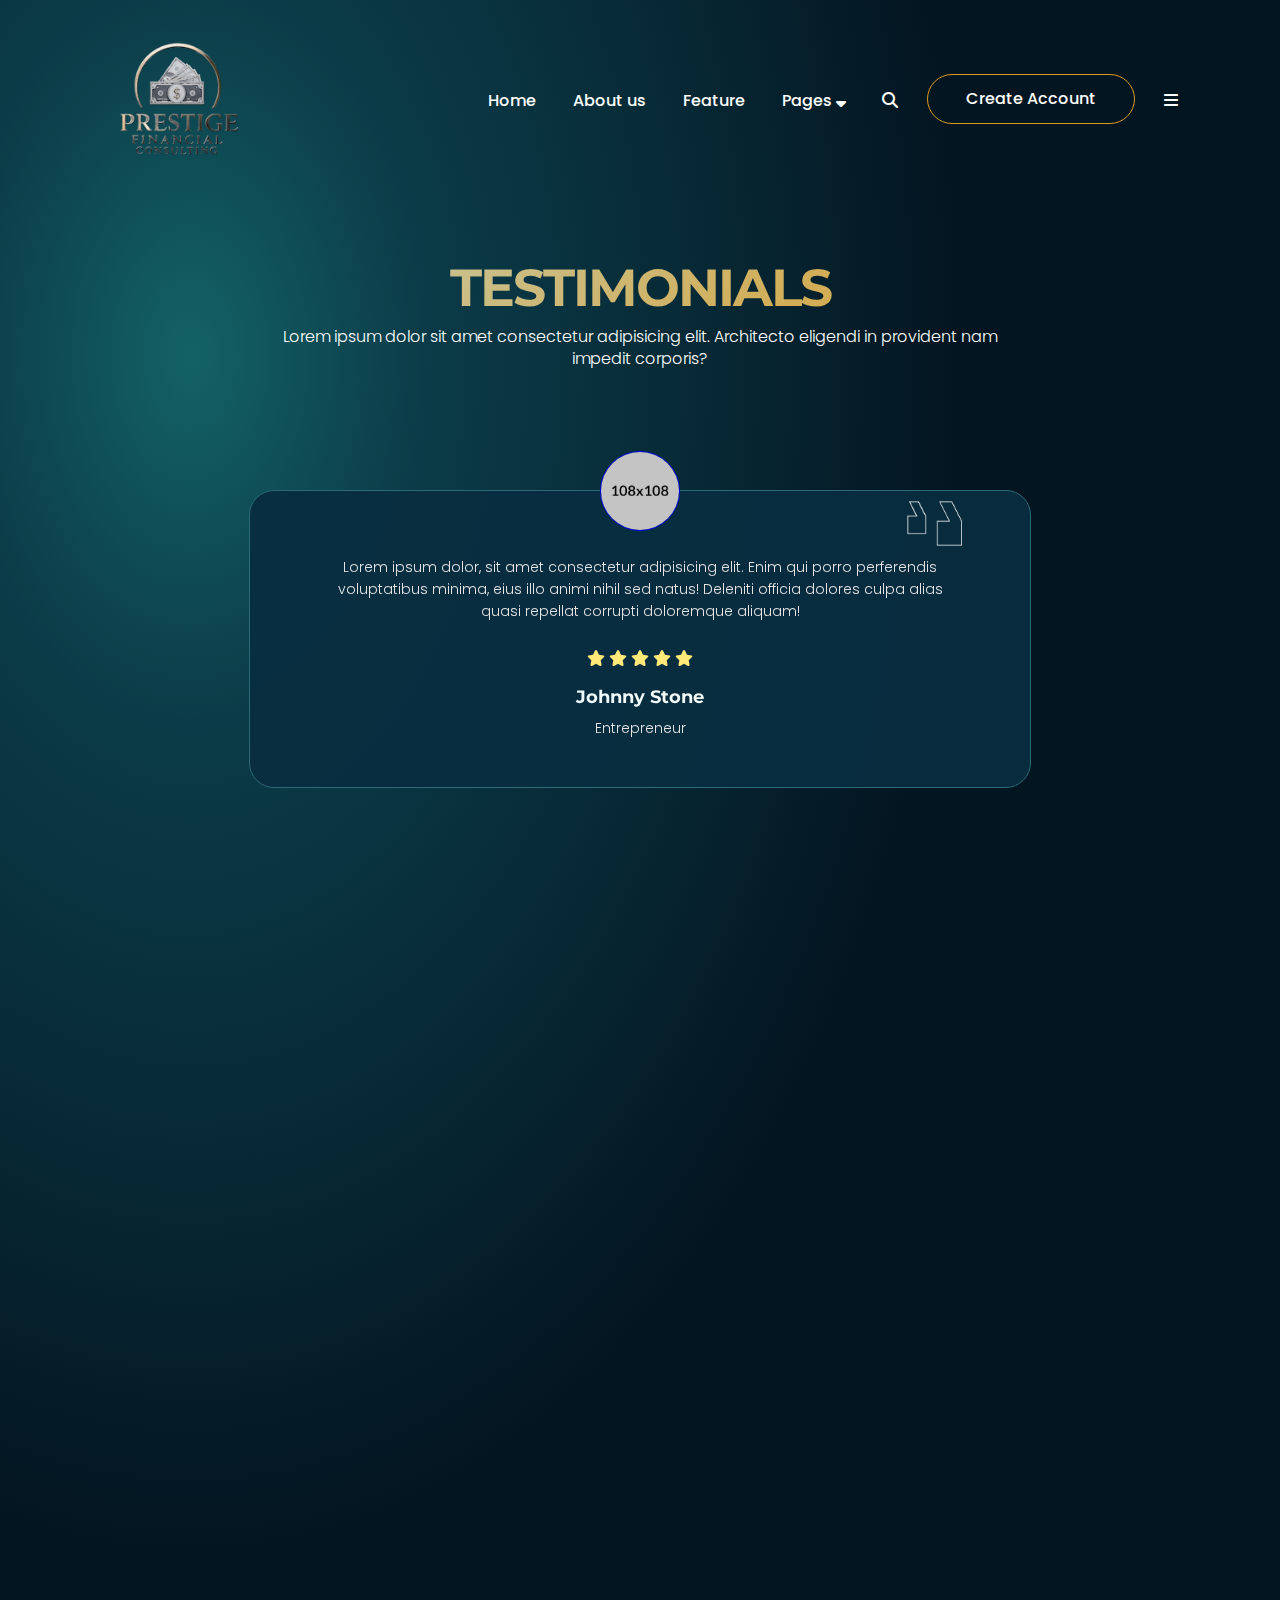
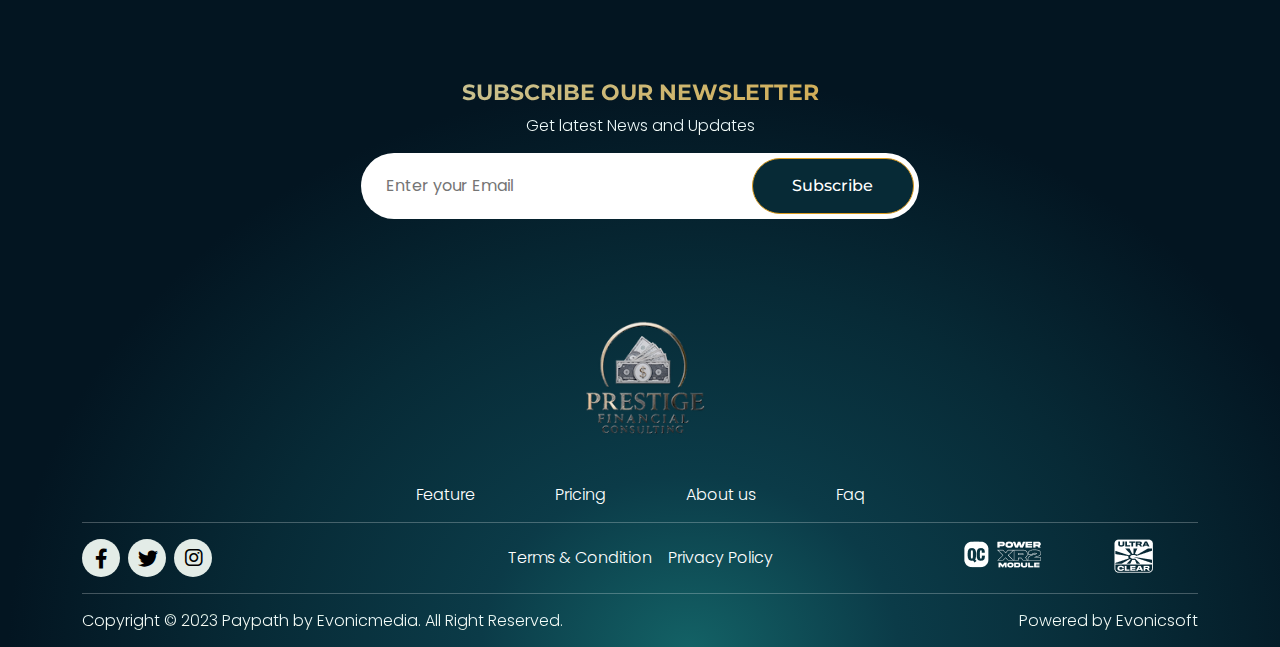
<file: testimonials.html>
<!DOCTYPE html>
<html lang="zxx">
    <head>
        <meta charset="UTF-8">
        <meta http-equiv="X-UA-Compatible" content="IE=edge">
        <meta name="viewport" content="width=device-width, initial-scale=1.0">
        <title>Paypath</title>
        <!-- favicon  -->
        <link rel="shortcut icon" href="assets/images/favicon.png" type="image/x-icon">
        <!-- faremwork of css -->
        <link rel="stylesheet" href="assets/css/bootstrap-lib/bootstrap.min.css">
        <!-- style sheet of css        -->
        <link rel="stylesheet" href="assets/css/style.css">
        <!-- Responsive sheet of css -->
        <link rel="stylesheet" href="assets/css/responsive.css">
        <!-- fonts awsome icon link            -->
        <link rel="stylesheet" href="assets/font-awesome-lib/icon/font-awesome.min.css">
        <!-- slick-slider link css -->
        <link rel="stylesheet" href="assets/css/slick.min.css">
        <!-- animation of css -->
        <link rel="stylesheet" href="assets/css/aos.css">
    </head>
<body>
    <div class="site-wrapper">
        <div class="first_nav_hero_about">
            <!-- ======== 1.1. header section ======== -->
            <header>
                <nav class="container navbar navbar-expand-lg ">
                    <div class="container-fluid">
                        <!-- site logo -->
                        <a class="nav-logo p-0" href="index.html"><img src="assets/images/Logo.png" alt="logo"></a>
                                <!-- navigation button  -->
                        <button class="navbar-toggle" onclick="openNav()" type="button"
                            data-bs-target="#navbarSupportedContent" aria-controls="navbarSupportedContent"
                            aria-expanded="false" aria-label="Toggle navigation">
                            <i class="fa-solid fa-bars"></i>
                        </button>
                        <!-- navigation bar manu  -->
                        <div class="collapse navbar-collapse " id="navbarSupportedContent">
                            <ul
                                class="navbar-nav d-flex justify-content-center align-items-center gap-lg-2 gap-md-2 gap-sm-2 gap-2 mb-2 mb-lg-0">
                                <li class="nav-item">
                                    <a class="nav-link" href="index.html">Home</a>
                                </li>
                                <li class="nav-item">
                                    <a class="nav-link" href="about.html">About us</a>
                                </li>
                                <li class="nav-item">
                                    <a class="nav-link" href="feature.html">Feature</a>
                                </li>
                                <li class="dropdown">
                                    <a class="nav-link " href="#">Pages <i
                                            class="fa-sharp fa-solid fa-sort-down"></i></a>
                                    <ul class="dropdown-menu">
                                        <li><a class="dropdown-item" href="pricing.html">Pricing</a></li>
                                        <li><a class="dropdown-item" href="contact.html">Contact</a></li>
                                        <li><a class="dropdown-item" href="team.html">Team</a></li>
                                        <li><a class="dropdown-item active" href="testimonials.html">Testimonials</a></li>
                                        <li><a class="dropdown-item" href="blogs.html">Blogs</a></li>
                                        <li><a class="dropdown-item" href="faq.html">FAQ</a></li>
                                        <li><a class="dropdown-item" href="404.html">404</a></li>
                                        <li><a class="dropdown-item" href="coming.html">Coming Soon</a></li>
                                    </ul>
                                </li>
                                <li class="nav-item">
                                    <a id="search-bar-bt" class="nav-link" href="#"><i
                                            class="fa-solid fa-magnifying-glass"></i></a>
                                </li>
                                <li class="nav-item header_btn ">
                                    <a class="nav-link btn-hover1 lh-1" href="#">Create Account</a>
                                </li>
                                <li class="nav-item" onclick="open_right_side()">
                                    <a class="nav-link" href="#"><i class="fa-sharp fa-solid fa-bars"></i></a>
                                </li>
                            </ul>
                        </div>
                    </div>
                </nav>
                <!--============ navigation left slidebar================-->
                <aside>
                    <div id="mySidenav" class="sidenav">
                        <div class="side-nav-logo d-flex justify-content-between align-items-center ps-4 pe-3">
                            <figure class="navbar-brand"><a href="index.html"><img src="assets/images/Logo.png" alt="img"
                                class="nav-logo"></a></figure>
                            <div class="closebtn" onclick="closeNav()"><i
                                    class="fa-solid fa-square-xmark side-bar-close-btn"></i></div>
                        </div>
                        <ul>
                            <li class="nav-item">
                                <a class="nav-link" aria-current="page" href="index.html">Home</a>
                            </li>
                            <li class="nav-item">
                                <a class="nav-link" href="about.html">About</a>
                            </li>
                            <li class="nav-item">
                                <a class="nav-link" href="feature.html">Feature</a>
                            </li>
                            <li class="nav-item">
                                <a class="nav-link" href="pricing.html">Pricing</a>
                            </li>
                            <li class="nav-item">
                                <div class="d-flex align-items-center justify-content-between pt-3" id="slid-btn">
                                    <button class="a-slid">Pages</button>
                                    <i class="fa-solid fa-caret-down pe-4"></i>
                                </div>
                                <ul id="slid-drop" class="myst">
                                    <li><a href="contact.html">Contact</a></li>
                                    <li><a href="team.html">Team</a></li>
                                    <li><a href="testimonials.html">Testimonials</a></li>
                                    <li><a href="blogs.html">Blogs</a></li>
                                    <li><a href="faq.html">FAQ</a></li>
                                    <li><a href="404.html">404</a></li>
                                    <li><a href="coming.html">Coming Soon</a></li>
                                </ul>
                            </li>
                        </ul>
                    </div>
                </aside>
                <!--================== navigation drop search bar================-->
                <div class="search" id="search-bar">
                    <form class="d-flex nav-search">
                        <input type="text" name="search" placeholder="Enter your text">
                        <button class="btn-hover1" type="submit">Search</button>
                    </form>
                    <button id="remove-btn">
                        <i class="fa-solid fa-square-xmark "></i>
                    </button>
                </div>
                <!--=================navigation Right slidebar==================-->
                <section class="right-sidbar" id="right_side">
                    <div class="d-flex justify-content-between align-items-center">
                        <!-- site logo -->
                        <a class="p-0 " href="index.html"><img src="assets/images/Logo.png" alt="logo"></a>
                        <button class="close_right_sidebar fa-solid fa-xmark" onclick="close_right_sade()"> </button>
                    </div>
                    <p class="mt-4 pb-3">Lorem ipsum dolor sit amet, consectetur adipiscing elit,
                        sed do eiusmod tempor incididunt ut labore et dolore
                        magna aliqua.
                    </p>
                    <a href="#" class="btn-hover1">Discover More</a>
                    <hr>
                    <h5 class="mt-4 mb-4">Connected details:</h5>
                    <ul class="d-flex flex-column gap-3">
                        <li>
                            <a href="#"> <i class="fa-solid fa-phone"></i></a>
                            <a href="#">yourname@email.com</a>
                        </li>
                        <li>
                            <a href="#"><i class="fa-solid fa-envelope"></i></a>
                            <a href="#">+123-456-7890</a>
                        </li>
                        <li>
                            <a href="#"><i class="fa-solid fa-clock"></i></a>
                            <a href="#">Office Hours: 8AM - 11PM Sunday -
                                Weekend Day</a>
                        </li>
                    </ul>
                    <span class="d-flex gap-4 mt-4">
                        <a href="#" class="p-0"><i class="fa-brands fa-facebook"></i></a>
                        <a href="#" class="p-0"><i class="fa-brands fa-instagram"></i></a>
                        <a href="#" class="p-0"><i class="fa-brands fa-twitter"></i></a>
                    </span>
                </section>
            </header>
            <!-- ======== End of 1.1. header section ========  -->
            <!-- ======== 7.1. testimonials-hero section ========  -->
            <div class="container">
                <div class="testimon-hero">
                    <h2>TESTIMONIALS</h2>
                    <p>Lorem ipsum dolor sit amet consectetur adipisicing elit. Architecto eligendi in provident nam impedit corporis?</p>
                </div>
            </div>
            <!-- ======== End of 7.1. testimonials-hero section ========  -->
             <!-- ======== 1.10. profaessional section ========  -->
        <section class="profaessional mb-lg-4 mb-md-2 mb-sm-1 mb-1">
            <div class="container">
                <div class="prof-size d-flex flex-column gap-5">
                        <div class="prof-slid position-relative" data-aos="zoom-in-up">
                            <div>
                                <div class="d-flex  align-items-center justify-content-center">
                                    <img src="assets/images/slider/profational2.jpg" alt="img" class="prof-img-2">
                                </div>
                                <div class="pe-3">
                                    <img src="assets/images/slider/Comma.png" alt="img" class="prof-img-1">
                                </div>
                                <p class="text-center p-f-s">Lorem ipsum dolor, sit amet consectetur adipisicing elit.
                                    Enim
                                    qui
                                    porro perferendis voluptatibus minima, eius illo animi nihil sed natus! Deleniti
                                    officia
                                    dolores culpa alias quasi repellat corrupti doloremque aliquam!</p>
                                <div class="prof-star pt-2 pb-2 text-center">
                                    <span class="stars text-lg-start">
                                        <i class="fa-solid fa-star"></i>
                                        <i class="fa-solid fa-star"></i>
                                        <i class="fa-solid fa-star"></i>
                                        <i class="fa-solid fa-star"></i>
                                        <i class="fa-solid fa-star"></i>
                                    </span>
                                </div>
                                <h5 class="text-center">Johnny Stone</h5>
                                <p class="text-center pt-2 pb-5 p-f-s">Entrepreneur</p>
                            </div>
                        </div>
                        <div class="prof-slid position-relative" data-aos="zoom-in-up">
                            <div>
                                <div class="d-flex  align-items-center justify-content-center">
                                    <img src="assets/images/slider/profactional3.jpg" alt="img" class="prof-img-2">
                                </div>
                                <div class="pe-3">
                                    <img src="assets/images/slider/Comma.png" alt="img" class="prof-img-1">
                                </div>
                                <p class="text-center p-f-s">Lorem ipsum dolor, sit amet consectetur adipisicing elit.
                                    Enim
                                    qui
                                    porro perferendis voluptatibus minima, eius illo animi nihil sed natus! Deleniti
                                    officia
                                    dolores culpa alias quasi repellat corrupti doloremque aliquam!</p>
                                <div class="prof-star pt-2 pb-2 text-center">
                                    <span class="stars text-lg-start">
                                        <i class="fa-solid fa-star"></i>
                                        <i class="fa-solid fa-star"></i>
                                        <i class="fa-solid fa-star"></i>
                                        <i class="fa-solid fa-star"></i>
                                        <i class="fa-solid fa-star"></i>
                                    </span>
                                </div>
                                <h5 class="text-center">Stephen Stewart</h5>
                                <p class="text-center pt-2 pb-5 p-f-s">Entrepreneur</p>
                            </div>
                        </div>
                        <div class="prof-slid position-relative" data-aos="zoom-in-up">
                            <div>
                                <div class="d-flex  align-items-center justify-content-center">
                                    <img src="assets/images/slider/profacitional.jpg" alt="img" class="prof-img-2">
                                </div>
                                <div class="pe-3">
                                    <img src="assets/images/slider/Comma.png" alt="img" class="prof-img-1">
                                </div>
                                <p class="text-center p-f-s">Lorem ipsum dolor, sit amet consectetur adipisicing elit.
                                    Enim
                                    qui
                                    porro perferendis voluptatibus minima, eius illo animi nihil sed natus! Deleniti
                                    officia
                                    dolores culpa alias quasi repellat corrupti doloremque aliquam!</p>
                                <div class="prof-star pt-2 pb-2 text-center">
                                    <span class="stars text-lg-start">
                                        <i class="fa-solid fa-star"></i>
                                        <i class="fa-solid fa-star"></i>
                                        <i class="fa-solid fa-star"></i>
                                        <i class="fa-solid fa-star"></i>
                                        <i class="fa-solid fa-star"></i>
                                    </span>
                                </div>
                                <h5 class="text-center">Tom Hiddellon</h5>
                                <p class="text-center pt-2 pb-5 p-f-s">Entrepreneur</p>
                            </div>
                        </div>
                </div>
            </div>
        </section>
        <!-- ======== End of 1.10. profaessional section ========  -->
        </div>
        <!-- ======== 1.13. footer section ========  -->
        <footer class="position-relative pt-md-4 pt-sm-0 pt-0">
            <div class="container">
                <h4 class="text-center">SUBSCRIBE OUR NEWSLETTER</h4>
                <P class="text-center pt-2 pb-3">Get latest News and Updates</P>
                <form class="d-flex align-items-center justify-content-center" id="footer-sub2">
                    <!-- form Subscribe massage -->
                    <div id="Succes-box2"></div>
                    <div class="d-flex footer-search ">
                        <input type="email" name="search" placeholder="Enter your Email" required>
                        <button type="submit" class="btn-hover1">Subscribe</button>
                    </div>
                </form>
                <div class="footer-logo text-center pb-lg-4 pb-md-3 pb-sm-2 pb-4">
                    <!-- footer logo  -->
                    <a href="index.html">
                        <figure><img src="assets/images/Logo.png" alt="img"></figure>
                    </a>
                </div>
                <ul class="d-flex align-items-center justify-content-center">
                    <li>
                        <a href="#">Feature</a>
                    </li>
                    <li>
                        <a href="#">Pricing</a>
                    </li>
                    <li>
                        <a href="#">About us</a>
                    </li>
                    <li>
                        <a href="#">Faq</a>
                    </li>
                </ul>
                <hr>
                <div class="row footer-nav-icon">
                    <!-- footer social icon  -->
                    <div class="col-lg-3 col-md-3 d-flex align-items-center justify-content-md-start justify-content-sm-center justify-content-center">
                        <div
                            class="social-icon d-flex gap-2 justify-content-md-start justify-content-sm-center justify-content-center">
                            <a href="#"> <i class="fa-brands fa-facebook-f foot-facebook"></i></a>
                            <a href="#"> <i class="fa-brands fa-twitter"></i></a>
                            <a href="#"> <i class="fa-brands fa-instagram"></i></a>
                        </div>
                    </div>
                    <!-- footer terms privacy  -->
                    <div class="col-lg-6 col-md-6 d-flex justify-content-center align-items-center">
                        <div class=" d-flex gap-3 p-2">
                            <a href="#">Terms & Condition</a>
                            <a href="#">Privacy Policy</a>
                        </div>
                    </div>
                    <!-- footer logo slider  -->
                    <div class="col-lg-3 col-md-3">
                        <div class="footer_ispsum_slider">
                            <figure><a href="#"><img src="assets/images/icon/logoipsum-228.png" alt="qr-code"></a>
                            </figure>
                            <figure><a href="#"><img src="assets/images/icon/logoipsum-233.png" alt="qr-code"></a>
                            </figure>
                            <figure><a href="#"><img src="assets/images/icon/logoipsum-229.png" alt="qr-code"></a>
                            </figure>
                            <figure><a href="#"><img src="assets/images/icon/logoipsum-228.png" alt="qr-code"></a>
                            </figure>
                            <figure><a href="#"><img src="assets/images/icon/logoipsum-233.png" alt="qr-code"></a>
                            </figure>
                            <figure><a href="#"><img src="assets/images/icon/logoipsum-229.png" alt="qr-code"></a>
                            </figure>
                        </div>
                    </div>
                </div>
                <hr>
                <div class="Copyright d-flex justify-content-between flex-wrap dir">
                        <p>Copyright © 2023 Paypath by Evonicmedia. All Right Reserved.</p>
                        <p>Powered by Evonicsoft</p>
                    </div>
                </div>
        </footer>
        <!-- ======== End of 1.13. footer section ========  -->
    </div>
    <!-- end site wrapper -->
    <!-- button back to top -->
    <button onclick="scrollToTop()" id="backToTopBtn"><i class="fa-solid fa-arrow-turn-up"></i></button>

    <!-- bootstrap min javascript -->
    <script src="assets/js/javascript-lib/bootstrap.min.js"></script>
    <!-- j Query -->
    <script src="assets/js/jquery.js"></script>
    <!-- slick slider js -->
    <script src="assets/js/slick.min.js"></script>
    <!-- main javascript -->
    <script src="assets/js/custom.js"></script>
    <!-- counter javascript file -->
    <script src="assets/js/waypoints.min.js"></script>
    <!-- animation from javascript -->
    <script src="assets/js/aos.js"></script>
    <script>
        AOS.init({
            once: true,
            duration: 1500,
        });
      </script>
</body>
</html>
</file>
<file: assets/css/style.css>
/* Montserrat font family for heading */
@import url('https://fonts.googleapis.com/css2?family=Montserrat:wght@100;200;300;400;500;600;700;800;900&display=swap');
/* Poppins font family for para  */
@import url('https://fonts.googleapis.com/css2?family=Poppins:wght@100;200;300;400;500;600;700;800;900&display=swap');
/* 
Theme Name:     Paypath
Theme URI:      
Author:         
Author URI:     
Description:    
Version:        1.0
License:        
License URI:

 [Table of Content]
 01. Reset
 02. Global Style 
	01. Index Page Style
        section Index Page
            1.1. header section
            1.2. hero section
            1.3. about section
            1.4. finance section
            1.5. ispsum section
            1.6. gateway section
            1.7. services section
            1.8. visa  section
            1.9. pricing section
            1.10. profaessional section
            1.11. question  section
            1.12.  news-cards section
            1.13.  footer section
   
    02. About Page Style
         section About Page
            2.1. hero section
            2.2. banner section
            2.3. round-word section
            2.4. behind section

    03. Feature Page Style
         section Feature Page
            3.1. hero section
            3.2. core section

    04. Pricing Page Style
         section Feature Page
            4.1. hero section

    05. Contact Page Style
         section Contact Page
            5.1. map help section  

    06. Team Page Style
         section Team Page
            6.1. team-hero section

    07. Testimonials Page Style
         section Testimonials Page
            7.1. testimonials-hero section 

    08. FAQ Page Style
         section FAQ Page
            8.1. question section  

    09. Blogs Page Style
         section Blogs Page
            9.1. Blogs cards section

    10. 404 Page Style
         section 404 Page
            10.1. ooops
            10.2. footer404
    11. Coming Page Style
         section Coming Page 
            11.1. Coming hero
            11.2. Coming footer

*/

html,
body,
div,
span,
applet,
object,
iframe,
h1,
h2,
h3,
h4,
h5,
h6,
a,
p,
blockquote,
pre,
abbr,
acronym,
address,
big,
cite,
code,
del,
dfn,
em,
img,
ins,
kbd,
q,
s,
samp,
small,
strike,
strong,
sub,
sup,
tt,
var,
b,
u,
i,
center,
dl,
dt,
dd,
ol,
ul,
li,
fieldset,
form,
label,
legend,
table,
caption,
tbody,
tfoot,
thead,
tr,
th,
td,
article,
aside,
canvas,
details,
embed,
figure,
figcaption,
footer,
header,
hgroup,
menu,
nav,
output,
ruby,
section,
summary,
time,
mark,
audio,
video {
    margin: 0;
    padding: 0;
    border: 0;
    font-size: 100%;
}


/* HTML5 display-role reset for older browsers */
/* =====  01. Reset  ====== */

article,
aside,
details,
figcaption,
figure,
footer,
header,
hgroup,
menu,
nav,
section {
    display: block;
}
body {
    font-family: "Poppins", sans-serif;
    line-height: 1;
    background: rgba(3, 21, 33, 1);
}
ol,
ul {
    list-style: none;
}
blockquote,
q {
    quotes: none;
}
blockquote:before,
blockquote:after,
q:before,
q:after {
    content: "";
}
button:focus {
    outline: none;
}
table {
    border-collapse: collapse;
    border-spacing: 0;
}
select {
    -webkit-user-select: none;
    -moz-user-select: none;
    -ms-user-select: none;
    user-select: none;
}
select::-ms-expand {
    display: none;
}
label {
    font-weight: normal;
}
iframe {
    width: 100%;
}
/* =====  End of 01. Reset  ====== */
/* ===== 02. Global Style ===== */
h1{
    font-size: 85px;
    font-weight: 800;
    line-height: 91px;
    letter-spacing: -2px;
    font-family: 'Montserrat', sans-serif;
    background: linear-gradient(-40deg, #db9b1e 0%, #C0D4C9 100%);
    background-clip: text;
    -webkit-background-clip: text;
    -webkit-text-fill-color: transparent;
}
h2{
    font-size: 52px;
    font-weight: 700;
    line-height: 57px;
    letter-spacing: -2px;
    font-family: 'Montserrat', sans-serif;
    background: linear-gradient(-40deg, #db9b1e 0%, #C0D4C9 100%);
    background-clip: text;
    -webkit-background-clip: text;
    -webkit-text-fill-color: transparent;
}
h3{
    font-size: 35px;
    font-weight: 700;
    line-height: 41px;
    font-family: 'Montserrat', sans-serif;
}
h4{
    font-size: 22px;
    font-weight: 700;
    line-height: 28px;
    font-family: 'Montserrat', sans-serif;
}
h5{
    font-size: 18px;
    font-weight: 700;
    line-height: 24px;
    font-family: 'Montserrat', sans-serif;
}
h6{
    font-size: 16px;
    font-weight: 700;
    line-height: 22px;
    font-family: 'Montserrat', sans-serif;
}
p{
    font-size: 16px;
    font-weight: 300;
    line-height: 22px;
    font-family: 'Poppins', sans-serif;
    
}
.p-f-s{
    font-size: 14px;
}
button{
    font-size: 16px;
    font-weight: 500;
    line-height: 22px;
    
    font-family: 'Montserrat', sans-serif;
}
a{
    font-size: 16px ;
    font-weight: 300 ;
    line-height: 22px;
    color: #FFFFFF;
    text-decoration: none ;
    transition: all 0.3s ease;
    font-family: 'Poppins', sans-serif;
}

/* input area sugguseation color */
.contact-email input:-webkit-autofill,
.contact-email input:-webkit-autofill:hover,
.contact-email input:-webkit-autofill:focus,
.contact-email input:-webkit-autofill:active {
    transition: background-color 5000s ease-in-out 0s;
    -webkit-text-fill-color: #fff !important;
}
footer input:-webkit-autofill,
footer input:-webkit-autofill:hover,
footer input:-webkit-autofill:focus,
footer input:-webkit-autofill:active {
    transition: background-color 5000s ease-in-out 0s;
    -webkit-text-fill-color: black !important;
}

/* button hover add background */
.btn-hover1{
    display: inline-block;
    position: relative;
    overflow: hidden;
    border-radius: 50px;
    border: 1.5px solid rgba(219, 155, 30, 1);
    color: #fff;
    z-index: 1;
    padding: 16px 38px 16px 38px !important;
    transition: all 0.3s ease;
    text-align: center;
}
.btn-hover1:hover {
    color: #FFFFFFFF;
}


.btn-hover1::before {
    border-radius: 50px 50px 50px 50px;
    content: '';
    position: absolute;
    width: 0;
    height: 100%;
    transition: all 0.3s ease;
    background: linear-gradient(60deg, rgba(37, 137, 172, 1) 0%, rgba(219, 155, 30, 1) 100%);
    z-index: -1;
    top: 0;
    left: 0;
}

.btn-hover1:hover::before {
    width: 100%;
    background: linear-gradient(60deg, rgba(37, 137, 172, 1) 0%, rgba(219, 155, 30, 1) 100%);
}

#backToTopBtn {
    display: none;
    position: fixed;
    bottom: 20px;
    right: 30px;
    z-index: 99;
    border: none;
    padding: 17px 20px;
    border-radius: 10px;
    transition: all 0.3s ease;
    background: linear-gradient(60deg, rgba(37, 137, 172, 1) 0%, rgba(219, 155, 30, 1) 100%);
    color: white;
} 
.moving {
    position: relative; /* Required for absolute positioning */
    animation: moveUpDown 3.5s infinite alternate cubic-bezier(0.25, 0.1, 0.25, 0.2);
}
@keyframes moveUpDown {
    0%, 100% {
        top: -15px;
    }
    50% {
        top: 0px; /* Move down by 10px */
    }
}
/* ===== End of 02. Global Style ===== */
.first_nav_hero_about{
  background: radial-gradient(60.25% 73.6% at 14.86% 21.69%, #136165 0.82%, #0B3B48 30.73%, #072A36 64.58%, rgba(3, 21, 33, 0.00) 100%);
}
/* ======== 1.1. header section ======== */
header{
    padding-top: 5px;
}
.navbar {
    padding-top: 15px;
}
.navbar-collapse {
    display: flex;
    justify-content: end;
}
.navbar .dropdown:hover .dropdown-menu {
    display: block;
    width: 220px;
    padding: 15px 0px 15px 0px;
    border-radius: 10px;
    background-color: #136165;
    margin-left: -52px;
}
.navbar ul li a {
    color: #fff !important;
    font-weight: 500;
    
}
.navbar ul li a:hover {
    color: #e7bc69 !important;
}
.nav-link{
    color: #fff !important;
    font-size: 16px;
    font-weight: 500;
}
.navbar-toggle {
    border: 4px solid #e7bc69;
    background-color: transparent;
    border-radius: 5px;
    display: none;
    padding: 4px 8px;
}
.navbar-toggle i{
    color: #e7bc69 !important;
}
.navbar-toggle i{
    color: white;
    font-size: 30px;
   
}
.navbar-brand a{
    padding: 0px !important;
}
.navbar-toggle i:hover{
    color: white;   
}
.nav-item .active{
    color: #DB9B1E !important;
}
.dropdown-menu .active{
    color: #DB9B1E !important; 
}
.dropdown ul li a {
    padding: 12px;
}
.dropdown ul li a:hover{
    color: #DB9B1E !important; 
}
.dropdown ul   {
background-color: #082D40;
   width: 350px;  
   border: 1px solid #2D6A77;  
}
.dropdown-menu{
    transition: transform 2.3s ease;
}
.navbar .dropdown:hover .dropdown-menu {
    width: 200px;
    margin-left: 0px;
   
}
.dropdown ul  li a{
    background-color: transparent !important;  
}

.dropdown-btn {
    color: #FFFFFF !important;
    
}
.gap-lg-2 {
    gap: 1.3rem!important;
}
.search {
    width: 100%;
    animation-name: pak;
    animation-duration: 1s;
    animation-direction: alternate;
    animation-iteration-count: 1;
    background-color: black;
    display: none;
    align-items: center;
    justify-content: center;
    opacity: 0.9;
    position: absolute;
    top: 0px;
    z-index: 5;
    left: 0;
}
@keyframes pak {
    from {
        height: 0vh;
    }
    to {
        height: 100vh;
    }
}
#remove-btn{
    position: absolute;
    top: 10%;
    right: 5%;
    background: none;
    color: white;
    border: none;
    font-size: 50px;
}
.nav-search input {
    width: 100%;
    background: transparent;
    color: white;
    border: none;
    padding-left: 20px;
    border-radius: 25px;
}
.nav-search input:focus {
    outline: none;
    background-color: transparent;
}
.nav-search {
    width: 50%;
    border: 1px solid white;
    padding: 5px;
    z-index: 10;
    margin-bottom: 80px;
    border-radius: 35px;
    -webkit-border-radius: 35px;
    -moz-border-radius: 35px;
    -ms-border-radius: 35px;
    -o-border-radius: 35px;
}
.nav-search button {
    background-color: black;
}
/* Rigth Nav slidebar */
.right-sidbar {
    width: 355px;
    position: fixed;
    height: 100vh;
    top: 0;
    right: -355px;
    overflow-x: hidden;
    transition: 0.5s;
    padding: 20px 25px 20px 30px;
    z-index: 4;
    background: #082D40;
}
.right-sidbar p{
    color: #E4E4E4;
}
.right-sidbar .mt-4 i{
    font-size: 25px;
    padding-right: 15px;
    color: #E4E4E4;
}
.right-sidbar .mt-4 i:hover{
    color: #e7bc69;
}
.right-sidbar h5{
    color: #e7bc69;
}
.right-sidbar button{
    border: 3px solid #e7bc69;
    border-radius: 10px;
    padding: 7px 12px;
    font-size: 25px;
    color: #e7bc69;
    background-color: transparent;
}
.right-sidbar button:hover{
    border: 3px solid #e7bc69;
 color: #e7bc69;
}
.right-sidbar img{
    width: 161px;
}
.right-sidbar .flex-column li {
   gap: 10px;
   display: flex;
}
.right-sidbar .flex-column li i{
   font-size: 20px;
}
.right-sidbar .flex-column li a{
    color: #E4E4E4;
}
.right-sidbar .flex-column li a:hover{
   color: #e7bc69;
}
/* ===Left side-navigation-bar==== */
.sidenav{
    height: 100%;
    width: 0%;
    position: fixed;
    z-index: 5;
    top: 0;
    left: 0;
    background-color: #136165;
    overflow-x: hidden;
    transition: 0.5s;
    padding-top: 15px;
}
.sidenav a{
    padding: 30px 12px 0px 28px;
    text-decoration: none;
    font-size: 20px;
    color: white;
    display: block;
    transition: 0.3s;
}
.sidenav a:hover{
    color: #DB9B1E;
}
.side-bar-color{
    color: #bdbd01 !important;
}
.side-bar-close-btn{
   display: block;
   margin: auto;
   padding-right: 10px;
}
.sidenav i{
    color: white;
    font-size: 40px;
}
.nav-logo img{
    width: 161px;
    height: auto;
}
.a-slid{
    background-color: transparent;
    border: none;
    color: #DB9B1E;
    margin-left: 13px;
    font-size: 16px;
    padding: 0px 14px 9px 14px;
    margin-top: 12px;
    border-radius: 36px;
}
.myst{
    display: none;
}
#slid-btn i{
    color: #DB9B1E;
    font-size: 25px;
}

/* ======== End of 1.1. header section ======== */
/* ======== 1.2. hero section ======== */
.hero{
    margin: 100px 0;
    padding-bottom: 48px;
}
.hero h1{
    letter-spacing: -1.7px;
}
.hero p {
    color: #E4E4E4;
    margin: 25px 0 35px 0;
}
.hero .position-relative{
    background-image: url(../images/bg/hero_bg.png);
    background-repeat: no-repeat;
    background-size: 100% 120%;
    background-position: 80px -68px;
}
.hero img[alt='hero_img1']{
    width: 90%;
}
.hero img[alt='hero_img2']{
    width: 100px;
    position: absolute;
    left: 40px;
    bottom: 0;
}
.hero img[alt='hero_icon']{
    width: 15px;
    top: -11px;
    left: -24px;
    position: absolute;
}
/* ======== End of 1.2. hero section ======== */
/* ======== 1.3. about section ======== */
.about{
    color: #FFFFFFFF;
    margin: 100px 0;
}
.about h3{
    color: #E4E4E4;
    padding-bottom: 5px;
}
.about h4{
    background: linear-gradient(21deg, #B7CEA6 0%, #ECFBFE 36.98%, #FCFEF5 69.27%, #C0D4C9 100%);
    background-clip: text;
    -webkit-background-clip: text;
    -webkit-text-fill-color: transparent;
}
.about a i:hover{
    color: #fff;
}
.about p{
    color: #E4E4E4;
    padding-top: 10px;
}
.ab_card1{
    background-color: #031521;
    border: 1px solid #2D6A77;
    border-radius: 25px;
   padding: 40px 35px;
}
.ab_card1:hover{
    background: rgba(8, 45, 64, 0.66);
}
.ab_card1 .d-flex{
    padding-top: 25px;
}
.ab_card1 i{
    font-size: 22px;
    color: #FFFFFFFF;
    border: 1px solid #FFFFFFFF;
    padding: 8px 9px 8px 12px;
    border-radius: 50%;
    margin-right: 12px;
}
.ab_card2{
    border-radius: 25px;
    padding: 40px 35px;
    border: 1px solid #2D6A77;
    background: rgba(8, 45, 64, 0.66);
}
.ab_card2 hr{
     transform: rotate(90deg);
    color: #E4E4E4;
    width: 312px;
    height: 1px;
    margin: -35px;
    background-color: #E4E4E4;
}
.ab_card2 img{
    width: 46px;
}
.ab_card2 img[alt='about_img1']{
    position: absolute;
    left: 19px;
}
.ab_card2 img[alt='about_img2']{
    z-index: 1;
}
.ab_card2 i {
    color: #FFE978;
    font-size: 15px;
}

.abut-video{
    position: relative;
    width: 120px;
}
.video-play-button {
    position: absolute;
    z-index: 10;
    top: 50%;
    left: 50%;
    transform: translateX(-50%) translateY(-50%);
    box-sizing: content-box;
    display: block;
    width: 16px;
    height: 27px;
    border-radius: 50%;
    padding: 18px 20px 18px 28px;
    border: 1px solid #fff;
  }
  
  .video-play-button:before {
    content: "";
    position: absolute;
    z-index: 0;
    left: 50%;
    top: 50%;
    transform: translateX(-50%) translateY(-50%);
    display: block;
    width: 60px;
    height: 60px;
    background: linear-gradient(60deg, rgba(37, 137, 172, 1) 0%, rgba(219, 155, 30, 1) 100%);
    border-radius: 50%;
    animation: pulse-border 1500ms ease-out infinite;
  }
  
  .video-play-button:after {
    content: "";
    position: absolute;
    z-index: 1;
    left: 50%;
    top: 50%;
    transform: translateX(-50%) translateY(-50%);
    display: block;
    width: 60px;
    height: 60px;
    border-radius: 50%;
    transition: all 200ms;
  }
  .video-play-button span {
    display: block;
    position: relative;
    z-index: 3;
    margin: px;
    width: 0;
    height: 0;
    font-size: 30px;
    left: -4px;
    top: -3px;

  }
  
  @keyframes pulse-border {
    0% {
      transform: translateX(-50%) translateY(-50%) translateZ(0) scale(1);
      opacity: 1;
    }
    100% {
      transform: translateX(-50%) translateY(-50%) translateZ(0) scale(1.5);
      opacity: 0;
    }
  }
  
  
  

/* ======== End of 1.3. about section ======== */
/* ======== 1.4. finance section ======== */
.finance{
   margin: 100px 0px;
}
.finance h2{
    padding: 0px 185px;
}
.finance p{
    color: #E4E4E4;
}
.finance .mt-0{
    color: white;
    padding: 25px 140px;
    color: #E4E4E4;
    padding: 25px 140px;
}
.fin-card{
    padding: 40px;
    background-color: rgba(8, 45, 64, 0.74);
    border-radius: 25px;
    width: 100%;
}
.fin-card h4{
    padding: 20px 0px;
    color: #E4E4E4;
}
.fin-card figure {
    background: linear-gradient(rgba(37, 137, 172, 1), rgba(219, 155, 30, 1));
    padding: 20px 10px;
    -webkit-text-fill-color: transparent;
    width: 118px;
    height: 100px;
    display: block;
    margin: auto;
    border-radius: 15px;
}
.fin-card figure img{
    transition: transform 0.3s ease;
}
.fin-card figure img:hover{
    transform: scale(1.1) rotate(1.9deg);
}
.fin-card figure img[alt='praph']{
    width: 55px;
}
.fin-card figure img[alt='doller']{
    width: 40px;
}
.fin-card figure img[alt='arow']{
    width: 57px;
}
/* ======== End of 1.4. finance section ======== */
/* ======== 1.5. ispsum section ======== */

.logo_ispsum_slider{
    padding: 28px 0 15px 0;
}
.logo_ispsum_slider img{
    display: block;
    margin: 0 auto;
    width: 170px !important;
    cursor: pointer;
}
.ispsum-logo hr{
    color: #19515E;
    opacity: 1;
}
/* ======== End of 1.5. ispsum section ======== */
/* ======== 1.6. gateway section ======== */
.gateway{
    margin: 100px 0px;
}
.gateway p{
    color: white;
}
.gateway h5{
    color: #E4E4E4;
}
.gateway-bg-img{
    background-image: url(../images/bg/gateway.png);
    background-size: 100% 100%;
   background-repeat: no-repeat;
   background-position: center;
}
.gateway-bg-img img[alt='gate_img1']{
    width: 85%;
    margin: auto;
    display: block;  
}
.gate figure{
    border-radius: 50px;
    background: linear-gradient(161deg, #FDED5C 0%, #8ED3FF 64.16%, #08F 100%);
}

.gate img[alt='gate-img1']{
        width: 60px;
        padding: 14px 20px;
   
}
.gate img[alt='gate-img2']{
    width: 62px;
    padding: 16px 16px;
   
}
.gate img[alt='gate-img3']{
        width: 60px;
        padding: 15px 20px;
}
.gate-link{
    margin-top: 50px;
}
/* ======== End of 1.6. gateway section ======== */
/* ======== 1.7. services section ======== */
.services{
    margin: 100px 0px;
}
.sevices_img{
    background: url(../images/bg/services-bg.png) no-repeat center center/cover;
    background-size: 115% 100%;
    background-position-x: 28px;
    background-position-y: -60px;  
}
.services .col-lg-6 .col-md-6{
    display: flex;
    flex-direction: column;
    justify-content: center;
    align-items: center;
}  
.sevices_img img[alt='sevice_img2']{
    position: relative;
    top: -36px;
    width: 83%;
    left: 32px;
}
.sevices_img img[alt='sevice_img3']{
    position: relative;
    top: -402px;
    width: 8%;
    left: 477px;
}
.services p{
    color: #E4E4E4;
}
.services h5{
    color: #E4E4E4;
}
.serives-btn{
   padding-top: 30px;
    margin-left: 10px;
}
.serives-btn .d-flex a{
border: none;
color: #DB9B1E;
}
.serives-btn .d-flex i{
    color: #DB9B1E;
    font-size: 16px;
    
}
.serives-btn .d-flex a:hover{
    color: #f5a507;
    background-color: transparent;
    transform: scale(1);   
}
.offers{
    border: 1px solid #2D6A77;
    padding: 20px;
    border-radius: 25px;
    background: rgba(8, 45, 64, 0.66);
    display: flex;
    flex-direction: column;
}
.social-rating{
    background-color: #141B18;
    border-radius: 25px;
    display: flex;
    flex-direction: column;
    padding: 30px 24px;
    gap: 20px;
    width: 330px;
    position: absolute;
    z-index: 2;
   top: 277px;
    left: -30px;
}
.social-rating .d-flex{
    align-items: center;
    justify-content: space-between;  
}
.text-pink p{
    color: #FF5E84;
}
.text-green p{
    color: #07C86B;
}
.social-rating .d-flex span{
    border-radius: 25px;
    width: 45px;
    height: 45px;
    display: flex;
    align-items: center;
    justify-content: center;
   margin-right: 10px;   
}
.social-rating .d-flex:first-child span{
    background-color: #FF0000;
    font-size: 20px;
    
}
.social-rating .d-flex:nth-child(2) span{
    background-color: #267FD1;
    font-size: 22px;
}
.social-rating .d-flex:nth-child(3) span{
    background-color: #FA3C3C;
    font-size: 20px;
}
.social-rating .d-flex:nth-child(4) span{
    background-color: #42A4FF;
    font-size: 20px;
}
.social-rating .d-flex span i{
    color: white;
}
.social-rating h6{
    color: #fff;
}
/* ======== End of 1.7. services section ======== */
/* ========  1.8. visa section ======== */
.visa-bg img {
    width: 100%;
    height: auto;
}
.visa {
    margin-bottom: 50px;
}
.visa h3{
    background: linear-gradient(-40deg, #db9b1e 0%, #C0D4C9 100%);
    background-clip: text;
    -webkit-background-clip: text;
    -webkit-text-fill-color: transparent;
}
.visa-card img{
    width: 100%;
    height: auto;
    position: absolute;
}
.visa-contant h6{
    color: white;
}
.visa-contant{
    width: 80%;
    display: block;
    margin: 0 auto;
    background-color: rgba(8, 45, 64, 0.95);
    border-radius: 25px;
    position: relative;
    top: -110px;
    padding: 50px 50px;
}
.visa-contant p{
   color: #E4E4E4;
}
.visa-logo img{
    width: 60px;  
}
.visa-logo img[alt='vica-icon1']{
   width: 45px;  
}
.visa-logo img[alt='vica-icon5']{
   width: 42px;  
}
.visa-contant p{
       margin-top: 10px;
}
.visa-btn{
    margin-top: 30px;
}
/* ======== End of 1.8. visa section ======== */
/* ======== 1.9. pricing section ======== */
.pricing{
    padding: 100px 0px;  
}
.pricing-b-g{
    background-color: rgba(8, 45, 64, 0.65);
}
.pricing h2 {
    margin-bottom: 20px;
}
.pricing p{
    color: #E4E4E4;
    display: flex;
    align-items: center;
    justify-content: center;
}
.pricing-bg{
    background-image: url(../images/bg/pricing_bg.png) ;
    background-size: 100% 88%;
    background-repeat: no-repeat;
    background-position: center center;
  
}

.pricing-bg img[alt='pric-img1']{
   width: 88%;
   height: auto;
}
.pricing-bg img[alt='pric-img2']{
   width: 4%;
   height: auto;
   margin-left: 10px;
}
.pric-list{
    background-color: #031521;
    border: 1px solid #0088FF;
    border-radius: 25px;
    padding: 20px;
    margin: 20px 0px;
}
.pric-list:hover{
    background-color: #031521;
}
.pricing .second{
 background-color: transparent;
}
.pricing .second:hover{
    background-color: #031521;
}
.pricing h6{
    background:  linear-gradient(180deg, #2589AC 0%, #DB9B1E 100%);
    width: 129px;
   padding: 5px 0px;
    display: flex;
    align-items: center;
    justify-content: center;
    position: relative;
    left: -20px;
    margin-bottom: 25px;
    border-top-right-radius: 15px;
    border-bottom-right-radius: 15px;
    color: #E4E4E4;
}
.pric-sup p{
    margin-top: 30px;
    margin-left: 2px;
    color: #FDBC5C;
}
.pricing i{
    background-color: #DB9B1E;
    color: white;
    border-radius: 15px;
    padding: 4px;
}
 .pric-list:hover i{
    background-color: #082D40;
}
.pricing a{
    padding-top: 15px !important;
}
/* ======== End of 1.9. pricing section ======== */
/* ======== 1.10. profaessional section ======== */
.profaessional{
    margin-top: 100px;
    margin-bottom: 100px;
}
.prof-size {
    display: block;
    margin: 0 auto;
    width: 70%;
}
.profaessional h2 {
   text-transform: uppercase;
}
.profaessional p {
    color: #E4E4E4;
    padding: 20px 70px;
}
.profaessional h5{
    background: linear-gradient(21deg, #B7CEA6 0%, #ECFBFE 36.98%, #FCFEF5 69.27%, #C0D4C9 100%);
    background-clip: text;
    -webkit-background-clip: text;
    -webkit-text-fill-color: transparent;
}
.prof-slide {
    border: 1px solid #2D6A77;
    border-radius: 25px;
    padding: 2px 40px;
    background-color: rgba(8, 45, 64, 0.95);
    width: 99% !important;
    margin-left: 2px;
}
.prof-img-1 {
    position: relative;
    width: 55px;
    left: 86%;
    top: 10px;
}
.prof-img-2 {
    position: absolute;
    width: 80px;
    border: 1px solid blue;
    border-radius: 43px;
    -webkit-border-radius: 43px;
    -moz-border-radius: 43px;
    -ms-border-radius: 43px;
    -o-border-radius: 43px;
}
.prof-star i {
    color: rgba(255, 233, 120, 1);
}
.prof-star{
    margin-bottom: 10px;
}
.slick-list {   
    overflow-x: clip !important;
    overflow-y: visible !important;  
}
.prev-arrow{
    /* position: relative; */
    top: 150px;
    padding: 15px 19px;
    left: -26px;
    text-align: center;
    z-index: 2;
    color: white;
    border: none;
    background: linear-gradient(180deg, #8ED3FF 0%, #0088FF 100%);
} 
.next-arrow{  
   color: white;
    padding: 15px 19px;
    border: none;
    background: linear-gradient(180deg, #8ED3FF 0%, #0088FF 100%);
}
.slick-next:before {
    content: "→" !important;
    color: white !important;
    background: linear-gradient(180deg, #8ED3FF 0%, #0088FF 100%);
    font-size: 22px;
    font-weight: 900;
    border: none !important;
    border-radius: 50%;
    padding: 13px 16px !important;
    padding-bottom: 18px !important;
}
.slick-prev:before {
     content: "←" !important;
    color: white !important;
    background: linear-gradient(180deg, #8ED3FF 0%, #0088FF 100%);
    font-size: 22px;
    font-weight: 900;
    border: none !important;
    border-radius: 50%;
    padding: 13px 16px !important;
    padding-bottom: 18px !important;
}
.prof-slid{
    border: 1px solid #2D6A77;
    background: rgba(8, 45, 64, 0.95);
    border-radius: 25px;
    margin-bottom: 50px;
}
/* ======== End of 1.10. profaessional section ======== */
/* ======== 1.11. question section ======== */
.question{
   padding-top: 100px;   
background: linear-gradient(180deg, rgba(8, 45, 64, 0.63) 0%, rgba(8, 45, 64, 0.00) 100%);
}
.question p{
   margin: 20px 0px;
   color: #E4E4E4;;
}
.accordion{
    padding: 40px;
    background-color: #fff;
    border-radius: 25px;
}
.accordion-body p{  
    font-family: 'Poppins', sans-serif;
    color:  #97A9A8;
}
.accordion-button{
   font-weight: 600; 
}
.accordion-button:not(.collapsed){
    background-color: white !important;
}
.accordion-button:not(.collapsed){
    color: black !important;
}
.accordion-button:focus{
    border-color: white !important;
    box-shadow: none !important;
}
.accordion-button:not(.collapsed)::after {
    background-image: url(../images/icon/mines.png) !important;
}
.accordion-button::after {
    background-image: url(../images/icon/plus.png) !important;
}
.question-collapes{
    border-radius: 40px;
}
.accordion-button:not(.collapsed) {
box-shadow: none !important;
}
.accordion-button:not(.collapsed)::after {
   background-position: center;
}
.accordion-item{
    border: none ;
}
.question a{
    margin-top: 20px;
}
/* ======== End of 1.11. question section ======== */
/* ======== 1.12. news-cards section ======== */
.news-cards {
    margin-top: 100px;
}
.news-cards a{
    display: flex;
    justify-content: center; 
    margin-top: 10px;
}
.card-body {
    padding: 1.3rem 0rem 1rem 0rem !important;
}
.card-body a{
    font-size: 18px;
    font-weight: 700;
    line-height: 24px;
    font-family: 'Montserrat', sans-serif;
    margin-bottom: 10px;
}
.card-body a:hover{
    background : linear-gradient(10deg, #2589AC 0%, #DB9B1E 100%);
    background-clip: text;
    -webkit-background-clip: text;
    -webkit-text-fill-color: transparent;
}
.card-body p{
    color: #E4E4E4;;
}
.news-p{
    padding: 30px 120px;
    color: #E4E4E4;
}
.news-card-back {
    background: transparent;
    color: white !important;
    border: none !important;
    width: 100% !important;
    overflow: hidden;
    border-radius: 25px;
}
.news-card-back img{
    transition: transform 0.3s ease;
    border-radius: 25px;
}
.news-card-back img:hover{
    transform: scale(1.05) rotate(1.5deg);
}
 .card-viewer{
    padding: 8px 0px;
 }
 .card-viewer i{
    font-size: 15px;
    background : linear-gradient(180deg, #2589AC 0%, #DB9B1E 100%);
    -webkit-background-clip: text;
    -webkit-text-fill-color: transparent;
 }
 .card-viewer span{
    font-size: 14px;
    background : linear-gradient(180deg, #2589AC 0%, #DB9B1E 100%);
    -webkit-background-clip: text;
    -webkit-text-fill-color: transparent;
 }
 .dotted-line {
    border-top: 1px dotted #000;
  }
/* ======== End of 1.12. news-cards section ======== */
/* ======== 1.13. footer section ======== */
footer {
   padding-top: 100px;
   padding-bottom: 15px;
  background: radial-gradient(53.25% 96.6% at 53.86% 100.69%, #136165 0.82%, #0B3B48 30.73%, #072A36 64.58%, rgba(3, 21, 33, 0.00) 100%)
}
footer hr {
    color: white;
}
footer p {
    background: linear-gradient(rgba(183, 206, 166, 1), rgba(236, 251, 254, 1), rgba(252, 254, 245, 1), rgba(192, 212, 201, 1));
    -webkit-background-clip: text;
    -webkit-text-fill-color: transparent;
}
footer h4{
    background: linear-gradient(-40deg, #db9b1e 0%, #C0D4C9 100%);
    -webkit-background-clip: text;
    -webkit-text-fill-color: transparent;
}
.footer-search input {
    width: 100%;
    border: none;
    padding-left: 20px;
    border-radius: 25px;
    font-size: 16px;
}
  input:focus,
input:not(:placeholder-shown) {
  background-color: transparent; 
  outline: none;
}
.footer-search {
    width: 50%;
    background-color: rgba(255, 255, 255, 1);
    padding: 5px;
    margin-bottom: 80px;
    border-radius: 35px;
}
.footer-search button{ 
    width: 200px;
    background-color: #072A36;
}

.privacy a {
    color: rgba(255, 255, 255, 1);
    padding: 0px 20px;
}
.privacy a:hover{
    color: #DB9B1E;
}
footer ul li a {  
    padding: 10px 40px;
}
footer ul li a:hover{  
    color: #DB9B1E;
}
.foot-facebook {
    padding: 10px 13px !important;
}
.social-icon i {
    font-size: 20px;
    background-color: #E3ECE7;
    border-radius: 50%;
    padding: 8px;
    cursor: pointer;
    color: black;
    cursor: pointer;
}
.social-icon a i:hover{
    background-color: #136165;
    color: #FFFFFF;
} 
.social-icon a:first-child i{
  width: 38px;
  height: 38px;
}
.social-icon a:nth-child(2) i{
    width: 38px;
    height: 38px;
    padding-left: 10px;
    padding-top: 10px;
}
.social-icon a:nth-child(3) i{
    width: 38px;
    height: 38px;
    padding-left: 11px;
    padding-top: 9px;
}
.footer-logo img {
    width: 161px;
}
.footer-nav-icon .gap-3 a:hover{
    color: #DB9B1E;
}
.slick-slide{
    display: flex !important;
    align-items: center;
    justify-content: center;
}
.slick-slide.slick-active{
    display: flex !important;
    align-items: center;
    justify-content: center;
}
.qr-code img[alt='qr-img1']{
    width: 79px;   
}
.qr-code img[alt='qr-img2']{
    width: 41px;   
}
.qr-code img[alt='qr-img3']{
    width: 83px;   
}
/* ===form Submit massage=== */
#Succes-box{
    position: fixed;
    display: none;
    background-color: #fff;
    text-align: center;
    width: 60%;
    padding: 103px 0;
    font-size: 36px;
    font-weight: 400;
    line-height: 40px;
    text-align: center;
    top: 29%;
    z-index: 5;
    border-radius: 25px;
}
/* ===form Subscribe massage=== */
#Succes-box2{
    position: fixed;
    display: none;
    background-color: #fff;
    text-align: center;
    width: 60%;
    padding: 103px 0;
    font-size: 36px;
    font-weight: 400;
    line-height: 40px;
    text-align: center;
    top: 29%;
    z-index: 5;
    border-radius: 25px;
}
/* ======== End of 1.13. footer section ======== */
/* ======== 2.1. hero section ======== */
.about-hero h1{
    padding-top: 50px;
}
.about-p{
    color: #E4E4E4;
    padding: 10px 230px;
}
.about-hero .abt{
    background: url("../images/bg/services-bg.png");
    background-position: center;
    background-size: 124% 100%;
    background-repeat: no-repeat;
    background-position-x: 2px;
    background-position-y: -71px;
   
}
.abut-hero-img1 {
    padding-bottom: 79px;
    margin-right: -7px;
}
.abut-hero-img1 img{
  width: 90%;
}
.abut-hero-img2 {
    position: absolute;
    right: -122px;
    top: 96px;
}
.abut-hero-img2 img{
  width: 100%;
}
/* ======== End of 2.1. hero section ======== */
/* ======== 2.2. banner section ======== */
.banner-text{
    width: 500px;
    padding: 50px 50px;
}
.banner-text h3{
    background: linear-gradient(21deg, #B7CEA6 0%, #ECFBFE 36.98%, #FCFEF5 69.27%, #C0D4C9 100%);
    background-clip: text;
    -webkit-background-clip: text;
    -webkit-text-fill-color: transparent; 
}
.banner-text .p-f-s{
    color: #E4E4E4;
    padding-top: 15px;
}
.about-banner{
    background: url('../images/bg/about-banner.png');
    background-size: 100% 100%;
    background-repeat: no-repeat;
    border-radius: 25px;
   margin: 100px auto;
}
/* ======== End of 2.2. banner section ======== */
/* ======== 2.3. round-word section ======== */
.round-word{
   margin-top: 100px;
   margin-bottom: 20px;
}
.round-word h2{
    padding-right: 10px;
}
.round-word h3{
    background: linear-gradient(21deg, #B7CEA6 0%, #ECFBFE 36.98%, #FCFEF5 69.27%, #C0D4C9 100%);
    background-clip: text;
    -webkit-background-clip: text;
    -webkit-text-fill-color: transparent; 
}
.round-word p{
    color: #E4E4E4;
    padding: 20px 0px;
    padding-right: 50px;
}
.round-word span{
    color: #fff;
}
.round-word img{
    width: 100%;
    height: auto;
    border-radius: 25px;
}
.round-word .sticker{
    display: flex;
    align-items: center;
    justify-content: center;
    flex-direction: column;
    width: 100%;
    padding: 50px 0px;
    border: 1px solid #2D6A77;
    border-radius: 25px;
  
}
.round-word .gap-3{
    width: 100%;
    height: 30%;
    margin-bottom: 15px;
}
.sticker:hover{
    background-color: rgba(8, 45, 64, 0.66);
}
.st-bg{
    background-color: rgba(8, 45, 64, 0.66);
}
.st-bg:hover{
    background-color: transparent;
}
/* ========End of 2.3. round-word section ======== */
/* ========2.4. behind section ======== */
.behind{
    padding-top: 90px;
    padding-bottom: 50px;
}
.behind img{
    display: flex;
    align-items: center;
}
.be-img{
    display: flex;
    align-items: center;
    justify-content: center;
}
.behind img{
    width: 100%;
    height: auto;
    border-radius: 50px;
}
.behind p{
    padding: 25px 0px;
    color: #fff;
}
.behind .b-para{
    padding: 20px 240px;
    text-align: center;
}
.b-back{
    background: rgba(8, 45, 64, 0.65);
    margin: 100px 0px;
}
.behind h4{
    padding-top: 10px;
    color: #fff;
}
.behind .ps-4{
    width: 75%;
    display: flex;
    flex-direction: column;
    justify-content: center;
}
.b-icon{
    display: flex;
    gap: 20px;
}
.b-icon i{
    font-size: 22px;
    border: 1px solid #2589AC;
    border-radius: 50%;
    font-size: 23px;
    background : linear-gradient(180deg, #2589AC 0%, #DB9B1E 100%);
    -webkit-background-clip: text;
    -webkit-text-fill-color: transparent;
}
.b-icon i:hover{
    background: linear-gradient(21deg, #B7CEA6 0%, #ECFBFE 36.98%, #FCFEF5 69.27%, #C0D4C9 100%);
    background-clip: text;
    -webkit-background-clip: text;
    -webkit-text-fill-color: transparent; 
    border: 1px solid #fff;
}
.b-icon a:first-child i {
    padding: 9px 13px;
    font-size: 18px;
}
.b-icon a:nth-child(2) i {
    padding: 7px 9px;
}
.b-icon a:nth-child(3) i{
    padding:  7px 9px;
}
/* ========End of 2.4. behind section ======== */
/* ======== 3.1. hero section ======== */
.feature-hero{
    padding: 70px 0px;
}
.featur-video{
    position: absolute;
    left: 50%;
    top: 50%;
}
.feature-hero p{
    padding: 20px 0px 30px 2px;
    color: #E4E4E4;
}
.feature-img{
    display: flex;
    align-items: center;
    justify-content: center;

}
.feature-img img{
    width: 100%;
    border-radius: 25px;
}
.feature-img2{
    display: flex;
    align-items: end;
    justify-content: end;
    padding-top: 90px;
    position: absolute;
    bottom: -43px;
    right: -40px;
    z-index: -1;
}
.feature-img2 img{
    width: 100%;
    height: auto;
}
/* ========End of 3.1. hero section ======== */
/* ======== 3.2. core section ======== */
.core{
    margin-top: 120px;
    margin-bottom: 70px;
}
.core .row{
    background: url('../images/bg/coreFeature.png');
    background-size: 100% 150%;
    background-repeat: no-repeat;
    background-position: center;
    background-position-y: -65px;
    padding: 50px 0px;
}
.core img{
    width: 100%;
    height: auto;
}
.core-card{
    background-color: #0B2A40;
    border: 1px solid #2D6A77;
    padding: 30px 20px;
    display: flex;
    flex-direction: column;
    text-align: end;
    border-radius: 25px;
}
.core-card1{
    background-color: #0B2A40;
    border: 1px solid #2D6A77;
    padding: 30px 20px;
    border-radius: 25px;
}
.core-card h5{
   color: #E4E4E4;
   padding-bottom: 5px;
}
.core-card p{
   color: #E4E4E4;
   padding-bottom: 10px;
}
.core-card1 p{
    color: #E4E4E4;
    padding-bottom: 5px;
}
.core-card1 h5{
    color: #E4E4E4;
    padding-bottom: 10px;
}
.core-p{
    color: #fff;
    padding: 15px 200px;
    padding-bottom: 0px;
    text-align: center;
}
/* ========End of 3.2. core section ======== */
/* ========4.1 pricing-hero section ======== */
.pricing-hero h2{
    padding-top: 40px;
}
.pricing-hero p{
    color: #E4E4E4;
   padding: 20px 175px;
}
.pri-padd{
    padding: 90px 0px;
}
/* ========End of 4.1 pricing-hero section ======== */
/* ======== 5.1. map help section ======== */
.contact-hero p{
    padding: 12px 140px 0px 140px;
    color: #E4E4E4;
}
.contact-hero h2{
    padding-top: 60px;
}
.map{
    display: flex;
    justify-content: center;
    margin: 50px 0px;
}
.map iframe{
    border-top-left-radius: 25px;
    border-top-right-radius: 25px;
    height: 100vh;
    width: 80%;
    height: 350px;
}
.help-crd1{
    background: linear-gradient(180deg, #2589AC 0%, #DB9B1E 100%);
    padding: 50px 25px 10px 50px;
    border-radius: 25px;
}
.help span{
    line-height: 20px;
}
.help-crd1 .gap-4{
    margin-bottom: 20px;
    color: #fff;
}
.help-crd1 i{
    font-size: 22px;
    background: rgba(255, 255, 255, 0.30);
    padding: 12px 10px;
}
.help input::placeholder{
    color: #A8C1D2;
}
.help textarea::placeholder{
    color: #A8C1D2;
}
.help-crd1 h5{
    margin-bottom: 20px;
    color: #fff;
}
.help{
    width: 91%;
}
.help h4{
    color: #fff;
}
.help p {
    color: #fff;
    padding: 20px 0px;
}
.contact-email{
    background-color: #0B2A40;
    border: 1px solid #2D6A77;
    border-radius: 25px;
    padding: 40px 30px;

}
.contact-email h4{
    padding: 5px 0px 20px 8px;
}
.contact-email input{
    background-color: transparent;
    border: 1px solid transparent;
   border-bottom: 1px solid #2D6A77;
   padding: 10px 0px;
   margin-bottom: 10px;
   color: #fff;
}
.contact-email textarea{
    border: 1px solid #2D6A77;
    border-radius: 25px;
    background-color: transparent;
    padding: 15px 20px;
    color: #fff;
}
.contact-email textarea:focus{
    outline: none;
}
.e-btn{
   width: 100%;
   background-color: transparent !important; 
}
/* ========End of 5.1. map help section ======== */
/* ======== 6.1. team-hero section ======== */
.b-team .row{
    margin-bottom: 50px;
}
.team-hero h2{
    margin-top: 70px;
}
.team-hero p{
   padding: 20px 200px 0px 200px;
   color: #fff;
}
.b-padd{
    padding-left: 20px;
}
/* ========End of 6.1. team-hero section ======== */
/* ======== 7.1. testimonials-hero section ======== */
.testimonials-slid{
    margin-bottom: 100px;
}
.testimon-hero h2{
    padding-top: 70px;
    text-align: center;
}
.testimon-hero p{
    text-align: center;
    padding: 10px 200px 20px 200px;
    color: #fff;
}
/* ========End of 7.1. testimonials-hero section ======== */
/* ======== 8.1. question section ======== */

.ques-top-text h2{
    text-align: center;
    padding-top: 50px;
}
.ques-top-text p{
    text-align: center;
   padding: 10px 200px 0px 200px;
   color: #fff;
}
.question-page{
    padding: 0px 100px;
}
.question-page h4{
    padding-top: 40px;
    background: linear-gradient(rgba(183, 206, 166, 1), rgba(236, 251, 254, 1), rgba(252, 254, 245, 1), rgba(192, 212, 201, 1));
    -webkit-background-clip: text;
    -webkit-text-fill-color: transparent;
}
.page-p{
    padding: 20px 0px;
    color: #E4E4E4;
   
}
/* ===== Second accordion ====== */
.accordian-2nd h4{
    margin-left: 110px;
    margin-top: 50px !important;
    background: linear-gradient(rgba(183, 206, 166, 1), rgba(236, 251, 254, 1), rgba(252, 254, 245, 1), rgba(192, 212, 201, 1));
    -webkit-background-clip: text;
    -webkit-text-fill-color: transparent;
}
.accordian-2nd h6{
    font-size: 1rem;
    font-weight: 700;
}
.accordian-2nd .page-p{
    margin-left: 110px;
}
.accordion1 {
    display: flex;
    flex-direction: column;
    margin: 0 auto;
    width: 82%;
    background-color: #fff;
    border-radius: 25px;
    padding: 50px 46px;
  }

  .accordion-item1 {
    margin-bottom: 5px;
  }

  .accordion-header1 {
    display: flex;
    justify-content: space-between;
    align-items: center;
    padding: 10px;
    cursor: pointer;
  }

  .accordion-toggle1 {
    width: 20px;
    height: 20px;
    background-size: cover;
    transition: transform 0.3s ease-in-out;
    padding-right: 19px;
  }

  .accordion-toggle1.active {
    transform: rotate(180deg);
  }

  .accordion-content {
    max-height: 0;
    overflow: hidden;
    transition: max-height 0.3s ease-out;
    margin: 5px 1px;
  }
  .accordion-content p{
    color: #97A9A8;
    padding: 10px 10px;
  }

  .accordion-item1.active .accordion-content {
    max-height: 1000px;
  }

  .accordion-toggle-img {
    background-image: url('../images/icon/plus.png');
  }

  .accordion-toggle-img.active {
    background-image: url('../images/icon/mines.png'); 
  }
/* ========End of 8.1. question section ======== */
/* ======== 9.1. Blogs cards section ======== */

/* ========End of 9.1. Blogs cards section ======== */
/* ======== 10.1. ooops section ======== */

.bg404{
    background-image: url(../images/bg/404bg.png);
    background-repeat: no-repeat;
    background-size: cover;
    background-position: center;
}
.hero404{
    padding-top: 100px;
    display: flex;
    align-items: center;
    flex-direction: column;
    justify-content: end;
}
.hero404 p{
    color: #fff;
    padding: 15px 250px;
}
.hero404 h4{
    color: #fff;
    padding-top: 10px;
}
/* ========End of 10.1. ooops section ======== */
/* ======== 10.2. footer404 section ======== */
.footor404{
    display: flex;
    align-items: center;
    justify-content: end;
    flex-direction: column;
    padding-top: 123px;
}
.footor404 p{
    color: #fff;
    padding-bottom: 20px;
    padding-top: 10px;
    padding-left: 10px;
    padding-right: 10px;
}
.footor404 a i{
    width: 40px;
    height: 40px;
    background-color: #E4E4E4;
    color: black;
    display: flex;
    align-items: center;
    justify-content: center;
    border-radius: 20px;
    font-size: 18px;
    cursor: pointer;
   
}
.footor404 a i:hover{
    background-color: #136165;
    color: #fff;
   
}
/* ========End of 10.2. footer404 section ======== */
/* ======== 11.1. Coming hero  section ======== */

.coming-hero{
    padding-top: 70px;
}
.coming-hero img{
    width: 83%;
    height: auto;
}
.coming-hero h2{
   padding-right: 200px;
}
.coming-hero h3{
   color: #fff;
}
.coming-hero p{
    padding: 20px 192px 20px 0px;

   color: #fff;
  
}
/* ========End of 11.1. Coming hero  section ======== */
/* ======== 11.2. Coming footer section ======== */
.footer-coming{
    display: flex;
    align-items: center;
    justify-content: end;
    flex-direction: column;
    padding-top: 30px;
}
.footer-coming p{
    color: #fff;
    padding-bottom: 20px;
    padding-top: 10px;
}
.footer-coming a i{
    width: 40px;
    height: 40px;
    background-color: #E4E4E4;
    color: black;
    display: flex;
    align-items: center;
    justify-content: center;
    border-radius: 20px;
    font-size: 18px;
    cursor: pointer;
   
}

.footer-coming a i:hover{
    background-color: #136165;
    color: white;
   
      
}
/* ========End of 11.2. Coming footer section ======== */
</file>
<file: assets/css/responsive.css>
/* ====================== RESPONSIVE SETTINGS ====================== */


/* =========== All page Responsive =============== */


@media screen and (min-width: 1920px) {
    /* 01 globle styleing */
    h1 {
        font-size: 88px;
        line-height: 94px;
    }
    h2 {
        font-size: 54px;
        line-height: 60px;
    }
    h3 {
        font-size: 40px;
        line-height: 46px;
    }
    h4 {
        font-size: 24px;
        line-height: 30px;
    }
    h5 {
        font-size: 22px;
        line-height: 28px;
    }
    h6 {
        font-size: 20px;
        line-height: 26px;
    }
    /* ====== index.html ====== */
    .social-rating h6{
       font-size: 16px;
       line-height: 22px;
    }
}

@media screen and (min-width: 1400px) {
    /* ====== index.html ====== */
    .visa{
        margin-bottom: 100px;
    }
    .sevices_img img[alt='sevice_img3'] {
        top: -380px;
        left: 524px;
    }
    .fin-card {
        padding: 73px;
    }
    .bg404{
        height: 100vh;
    }
    .footor404{
        padding-top: 80px;
    }
}

@media screen and (max-width: 1200px) {
    /* ====== index.html ====== */
    .hero .position-relative {
        background-size: 100% 110%;
        background-position: 47px -49px;
    }
    .next-arrow{
        left: 752px;  
    }
    .privacy {
        margin-left: 0px;
        flex-direction: column;
    }
    .privacy a {
        padding: 0px;
    }
}

@media screen and (max-width: 1199px) { 
     /* ====== index.html ====== */
    .sevices_img img[alt='sevice_img3'] {
      display: none;
    }
}

@media screen and (max-width: 991px) {
     /* 01 globle styleing */
     .container {
        max-width: 960px;
    }
    h1 {
        font-size: 60px;
        line-height: 74px;
       
    }
     /* ====== index.html ====== */
     .navbar-toggle{
        display: block;
    }
    .hero img[alt='hero_img1'] {
        width: 98%;
        position: relative;
        top: -30px;
        left: -39px;
    }
    .w-v{
        display: none;
    }
    .finance h2 {
            padding: 0px 100px;
        }
    .finance .mt-0 {
            padding: 25px 86px;
        }

    .social-rating {
        padding: 18px 14px;
        gap: 14px;
        width: 260px;
        top: 221px;
        left: 27px;
    }
    .social-rating h6 {
        font-size: 14px;
    }
    .social-rating .d-flex span {
        width: 40px;
        height: 40px;
        margin-right: 8px;
    }
    .visa-logo img[alt='vica-icon1'] {
    width: 30px;
    }
    .visa-logo img[alt='vica-icon5'] {
    width: 30px;
    }
    .visa-logo img {
    width: 45px;
    }
    .visa-contant .col-lg-6 {
    padding: 15px 15px;
    }
    .pricing-bg {
        background-size: 100% 70%;
    }
    .pricing-bg img[alt='pric-img1'] {
        width: 94%;
        margin-bottom: 90px;
    }
    .profaessional p {
    padding: 20px 10px;
    } 
    .tab-center{
        display: flex;
        flex-direction: column;
        justify-content: center;
    }
    .news-p {
        padding: 25px 70px;
        color: #E4E4E4;
    }
   /* ====== about.html ====== */
    .about-p {
        padding: 10px 130px;
    }
    .abut-hero-img1{
        padding-bottom: 79px;
        margin-right: -52px;
    }
    .abut-hero-img1 img{
      width: 80%;
    }
    .abut-hero-img2 {
        display: none;
    }
    .behind p {
        padding: 12px 0px;
    }
    .b-padd {
        padding-left: 10px;
    }
    .behind{
        padding-top: 40px;
    }
    .behind .b-para{
        padding: 20px 140px;
    }
   /* ====== Feature.html ====== */
    .feature-img2 img {
        width: 80%;
    }
    .feature-img2 {
        bottom: -24px;
        right: -18px;
    }
    /* ======Pricing.html ====== */
    .pri-padd{
        padding: 60px 0px;
    }
    /* ======Contact.html ====== */
    .help{
        width: 100%;
    }
    .map {
    top: 0px;
    margin: 70px 0px;
    }
    
} 

@media screen and (max-width: 804px) {
    .abut-hero-img1 {
     padding-bottom: 24px;
 }
}

@media screen and (max-width: 768px) {
    /* 01 globle styleing */
    h1 {
        font-size: 45px;
        font-weight: 700;
        line-height: 51px;
    }
    h2 {
        font-size: 36px;
        font-weight: 600;
        line-height: 42px;
    }
    h3 {
        font-size: 30px;
        font-weight: 600;
        line-height: 36px;
    }
    h4 {
        font-size: 18px;
        font-weight: 600;
        line-height: 24px;
    }
    h5 {
        font-size: 16px;
        font-weight: 600;
        line-height: 22px;
    }
    h6 {
        font-size: 14px;
        font-weight: 500;
        line-height: 20px;
    }
    p {
        font-size: 14px;
        line-height: 20px;
    }
    .p-f-s{
        font-size: 12px;
    }
    button {
        font-size: 14px;
        padding: 12px 26px;
        line-height: 22px;
    }
    a {
        font-size: 14px !important;
        font-weight: 500 !important;
        line-height: 20px !important;
        text-decoration: none !important;
        transition: all 0.3s ease !important;
    }
    .btn-hover1{
        padding: 14px 30px !important;
    }
    .btn-hover2{
        padding: 14px 30px !important;
    }
    .container {
        max-width: 757px;
    }
     /* ====== index.html ====== */
    .navbar-nav {
        display: flex;
        align-items: center;
        justify-content: center;
        gap: 10px;
    }
    .nav-logo{
        width: 140px;
        height: auto;
    }
    .nav-logo img{
        width: 140px;
        height: auto;
    }
    .container-fluid {
        padding: 0px;
    }
    .hero .position-relative {
        background-size: 114% 115%;
        background-position: -3px -45px;
      
    }
    .hero img[alt='hero_img1'] {
        position: relative;
        top: -22px;
        left: -38px;
    }
    .hero img[alt='hero_img2'] {
        width: 80px;
    }
    .hero {
        margin: 60px 0;
        padding-bottom: 18px;
    }
    .hero p {
        color: #E4E4E4;
        margin: 15px 16px 25px 0;
    }
    .ab_card1 .mt-4 {
        display: flex;
        flex-direction: column;
        align-items: center;
    }
    .about {
        margin: 70px 0px;
    }
    .ab_card1 {
        padding: 30px 20px;
    }
    .ab_card2{
        padding: 30px 20px;  
    }
    .fin-card {
        padding: 30px 25px;
    }
    .finance {
        margin: 70px 0px;
    }
    .fin-card h4 {
        padding: 10px 0px;
    }
    .finance h2 {
        padding: 0px 23px;
    }
    .finance h3 {
        padding: 0px 104px;
    }
    .finance .mt-1 {
        padding: 30px 75px;
    }
    .finance .mt-0 {
        padding: 18px 75px;
    }
    .fin-card figure img[alt='praph'] {
        width: 40px;
    }
    .fin-card figure img[alt='doller'] {
        width: 29px;
    }
    .fin-card figure img[alt='arow'] {
        width: 40px;
    }
    .fin-card figure {
        padding: 20px 10px;
        width: 90px;
        height: 80px;
    } 
    .gate-link {
        margin-top: 30px;
    }
    .gateway{
        margin: 70px 0px;
    }
    .sevices_img {
        background-size: 128% 75%;
        background-position-x: 2px;
        background-position-y: 3px;
    }
.sevices_img img[alt='sevice_img2'] {
    position: relative;
    top: -74px;
    width: 70%;
    left: 79px;
}
.social-rating {
    padding: 18px 14px;
    gap: 14px;
    width: 260px;
    top: 221px;
    left: 27px;
}
.social-rating h6 {
    font-size: 14px;
}
.social-rating .d-flex span {
    width: 40px;
    height: 40px;
    margin-right: 8px;
}
.services {
    margin: 70px 0px;
}
.visa-contant .col-lg-6 {
    padding: 24px 20px;
}
.visa-logo img[alt='vica-icon1'] {
    width: 32px;
}
.visa-logo img[alt='vica-icon5'] {
    width: 32px;
}
.visa-logo img {
    width: 45px;
}
.visa-contant {
    padding: 30px 20px;
    width: 95%;
}
.visa{
    margin-bottom: 0px;
}
.pricing-bg img[alt='pric-img1'] {
    width: 92%;
    height: auto;
    margin-bottom: 116px;
}
.pricing {
    padding: 70px 0px;
}
.pricing h2 {
    margin-bottom: 15px;
    display: flex;
    align-items: center;
    justify-content: center;
} 
.profaessional p {
    padding: 20px 15px;

}
.profaessional {
    margin-top: 70px;
    margin-bottom: 70px;
}
.prof-size {
    width: 80%;
}
.question {
    padding-top: 70px;
}
.accordion {
    padding: 30px 15px;
  
}
.accordion-body{
    font-size: 12px !important;
    padding: 0px 1.25rem !important;
}
.question p{
    margin: 15px 0px;
 }
 .news-p {
    padding: 23px 70px;
}
.news-cards {
    margin-top: 70px;
}
.card-body {
    padding: 1.3rem 0rem 0rem 0rem !important;
}
footer{
    padding-top: 70px;
}
footer h3 {
    font-size: 35px;
    font-weight: 700;
    line-height: 45px;
}
.privacy a {
    padding: 5px 10px;
}
.privacy {
    margin-left: 0px;
    
}
.social-icon i {
    font-size: 20px;
    background-color: #E3ECE7;
    border-radius: 50%;
    padding: 5px;
}
.foot-facebook {
    padding: 6px 9px !important;
}
.footer-logo img {
    width: 110px;
}
.qr-code {
    width: 220px;
    height: 40px;
}
footer ul li a {
    padding: 5px 20px;
}
.footer-nav-icon .col-lg-4 {
    text-align: center;
    justify-content: center;
}
.social-icon a:first-child i{
    padding: 9px 13px !important;
}
.social-icon a:nth-child(2) i{
padding-left: 10px;  
}
.social-icon a:nth-child(3) i{
padding-left: 11px;  
}
.footer-search {
width: 70%;
}
 /* ====== about.html ====== */
 .about-p {
    padding: 10px 30px;
}
.abut-hero-img1 {
    padding-bottom: 78px;
    margin-right: 0px;
    margin-left: 37px;
}
.abut-hero-img1 img{
    width: 78%;
  }
  .banner-text {
    width: 500px;
    padding: 60px 15px 60px 70px;
}
.about-banner{
    margin-top: 70px;
    margin-bottom: 10px;
}
.round-word {
    margin-top: 0px;
    margin-bottom: 0px;
 }
 .behind{
    padding-top: 40px;
}
.behind .b-para{
    padding: 20px 80px;
}
.b-back{
    margin: 70px 0px;
}
/* ====== Feature.html ====== */
.feature-img2 img {
    width: 60%;
}
.feature-img2{
    bottom: -33px;
    right: -30px;
}
.feature-img2{
    bottom: -18px;
    right: -16px;
}
.core-card{
    padding: 20px 15px;
}
.core-card1 {
    padding: 20px 15px;
}
.core-p{
    padding: 15px 100px;
}
/* ====== Pricing.html ====== */
.pri-padd{
    padding-top: 30px;
    padding-bottom: 50px;
}
/* ====== Contact.html ====== */
.contact-hero p {
    padding: 12px 100px 0px 100px;
}
.contact-email .col-md-5{
    flex: 0 0 auto;
    width: 43.666667%;
}
.contact-hero h2 {
    padding-top: 50px;
}
.help-crd1 {
    padding: 50px 25px 10px 32px;
}
/* ====== Team.html ====== */
.team-hero p {
    padding: 15px 80px 0px 80px;
}
/* ====== Testimonials.html ====== */
.testimon-hero h2 {
    padding-top: 40px;
}
.testimon-hero p {
    text-align: center;
    padding: 10px 80px 20px 80px;
    color: #fff;
}
/* ====== FAQ.html ====== */
.ques-top-text p{
    padding: 10px 100px 0px 100px;
 }
 .question-page{
     padding: 0px 50px;
 }
 .question-page h4{
     padding-top: 70px;
     text-align: center;
 }
 .page-p{
     text-align: center;
     padding: 15px 0px;
  }
  .accordion1 {
     padding: 35px 25px;
     width: 87%;
   }
   .accordian-2nd .page-p{
     margin-left: 0px;
     text-align: center;
     padding: 10px 40px;
 }
 .accordian-2nd h4{
     margin-left: 1px;
     margin-top: 40px !important;
    text-align: center;
 }
 .accordian-2nd h6{
    font-weight: 600;
 }
/* ====== 404.html ====== */
 .hero404 p {
    padding: 15px 100px;
}
/* ====== Coming.html ====== */
.coming-hero p {
    padding: 20px 100px 20px 0px;
}
}

@media screen and (max-width: 767px) {
    /* ====== index.html ====== */
    .hero img[alt='hero_img1'] {
        width: 76%;
        margin-left: 35px;
        margin-top: 20px;
    }
    .hero .position-relative {
        background-size: 100% 112%;
        background-position: 31px -25px;
    }
    .ab_card2 .col-2 {
        display: none !important;
    }
    .about {
        margin: 50px 0;
    }
    .fin-card {
        width: 90%;
    }
    .gate figure{
        margin-bottom: 15px;
    }
    .gateway{
        margin: 50px 0px;
    }
    .sevices_img {
        background-size: 100% 100%;
        background-position-y: 3px;
    }
    .sevices_img img[alt='sevice_img2'] {
        top: -6px;
        width: 79%;
        left: -36px;
    }
    .social-rating {
        padding: 18px 14px;
        gap: 14px;
        width: 260px;
        top: 300px;
        left: 140px;
    }
    .visa {  
        margin-top: 140px;
    }
    .visa-card img{
    position: relative;
    }
    .visa-contant {
        padding: 30px 60px; 
    }
    .pricing-bg {
        background-size: 88% 117%;
    }
    .pricing-bg img[alt='pric-img1'] {
        width: 95%;
        height: auto;
       display: block;
       margin: auto;
    }
    .card-body p {
        text-align: center;
     }
     .footer-nav-icon .col-md-4{
        width: 100% !important;
      padding: 6px 0px;
    }
    .footer-search {
        margin-bottom: 50px;
        flex-direction: column;
        background: none;
        gap: 20px;
        width: 80%;
    }
    .footer-search input{
        padding: 10px 20px;
    }
    .footer-search button{
        width: 100%;
    }
    footer input:focus{
        background-color: #fff;
    }
    /* ====== about.html ====== */
    .round-word p {
        padding: 20px 40px;
    }
    /* ====== Feature.html ====== */
    .feature-hero {
        padding-top: 50px;
        padding-bottom: 20px;
    }
    .core .row {
        background-size: 111% 71%;
        background-position-y: 299px;
        padding: 50px 0px;
    }
    .core {
        margin-top: 150px;
        margin-bottom: 0px;
    }
    .core-card{
        align-items: center;
    }
    .core-card1{
        text-align: center;
    }
    /* ====== Pricing.html ====== */
    .pricing-hero p {
        padding: 15px 72px;
    }
     /* ====== Contact.html ====== */
    .help .row{
        padding: 0px 30px;
    }
    /* ====== Coming.html ====== */
    .coming-hero p {
        padding: 20px 100px 20px 0px;
    }
    .coming-hero h2 {
        padding: 20px;
    }
    .coming-hero p {
        padding: 15px 50px;
    }
    .footer-coming {
        padding-top: 60px;
    }
}

@media screen and (max-width: 480px) {
     /* 01 globle styleing */
    h1 {
        font-size: 40px;
        font-weight: 600;
        line-height: 46px;
    }
    h2 {
        font-size: 32px;
        font-weight: 600;
        line-height: 38px;
    }
    h3 {
        font-size: 26px;
        font-weight: 700;
        line-height: 32px;
    }
    h4 {
        font-size: 18px;
        font-weight: 700;
        line-height: 24px;
    }
    h5 {
        font-size: 16px;
        font-weight: 450;
        line-height: 22px;
    }
    h6 {
        font-size: 14px;
        font-weight: 450;
        line-height: 20px;
    }
    p {
        font-size: 14px;
        line-height: 20px;
    }
    a {
        font-size: 14px !important;
        font-weight: 500 !important;
        line-height: 20px !important;
        text-decoration: none !important;
        transition: all 0.3s ease !important;
    }
    .p-f-s{
        font-size: 12px;
    }
    
    button {
        padding: 8px 20px;
        font-size: 15px;
        line-height: 17px;
    }
    .btn-hover1{
        padding: 12px 26px !important;
    }
    /* ====== index.html ====== */
    .sidenav{
        padding-top: 15px;
    }
    .sidenav a{
        font-size: 18px;
    }
    .hero {
        margin: 35px 0;
    }
    .hero img[alt='hero_img2'] {
        width: 70px;  
        left: 20px;   
    }
    .hero p {
        color: #E4E4E4;
        margin: 15px 5px 24px 5px;
    }
    .ab_card1 .gap-3{
        flex-direction: row;
    }
    .finance {
        margin: 50px 0px;
    }
    .finance h3 {
        padding: 0px 40px;
    }
    .finance .mt-1 {
        color: white;
        padding: 15px 30px;
    }
    .finance .mt-0 {
        padding: 18px 18px;
    }
    .ispsum-logo img{
        width: 120px !important;
    }
    .gateway {
        margin: 0px 0px;
    }
    .gateway p {
       padding: 0px 30px;
    }
    .serives-btn a{
        padding: 12px 18px
    }
    .sevices_img img[alt='sevice_img2'] {
        top: -1px;
        width: 58%;
        left: 34px;
    }
    .social-rating {
        padding: 18px 14px;
        gap: 14px;
        width: 260px;
        top: 232px;
        left: 100px;
    }
    .services{
        margin: 40px 0px;
    }
    .serives-btn {
        margin-left: 0px;
    }
    .services .gap-2{
        flex-direction: column;
    }
    .visa-contant .col-lg-6 {
        padding: 20px 35px;
    }
    .visa-logo img {
        width: 45px;
    }
    .visa-logo img[alt='vica-icon1']{
        width: 35px;  
     }
     .visa-contant {
        padding: 20px 25px;
        top: -60px;
    }
    .visa {  
        margin-top: 180px;
    }
    .pric-list {
        padding: 35px 35px; 
    }
    .pricing h6 {
         width: 120px;
        left: -35px;
    }
    .pricing {
        padding: 50px 0px;
    }
    .pricing-bg img[alt='pric-img1'] {
        width: 75%;    
    }
    .prof-slide {
        padding: 2px 20px; 
    }
    .prof-img-1 {
        position: relative;
        width: 40px;
        left: 88%;
        top: 4px;
    }
    .prof-img-2 { 
      width: 70px;
    }
    .profaessional {
        margin-top: 50px;
        margin-bottom: 60px;
    }
    .profaessional p {
        font-size: 12px;
        padding: 15px 5px;
    }
    .accordion-item{
        padding: 0px 5px;
    }
    .accordion-button{
        font-size: 16px !important;  
    }
    .accordion-body {
        font-size: 13px !important;
    }
    .question {
        padding: 60px 0px;
    }
    .question p{
        margin: 15px 0px;
     }
     .question a{
        margin-top: 0px;
     }
     .question  .mt-md-3{
        padding: 15px 10px;
     }
     .news-cards {
        margin: 0px 0px;
    }
    .news-p {
        padding: 20px 10px;
    }
    .card-body p {
        text-align: start;
     }
     .news-cards .row .col-md-4{
        padding: 2px 50px;
     }
     footer ul li a {
        padding: 5px 10px;
    }
 
    .footer-search button {
        padding: 12px 14px;
    }
    footer{
        padding-top: 50px;
    }
    .footer-search {
        width: 90%;
    }
    .footer-nav-icon .col-md-4 {
        padding: 10px 0px;
    }
    footer .dir{
        flex-direction: column;
        gap: 5px;
    }
     /* ===form Submit massage=== */
     #Succes-box {
        width: 71%;
        padding: 75px 17px;
        top: 24%;
    }
    #Succes-box2 {
        width: 71%;
        padding: 75px 17px;
        top: 24%;
    }
    /* ====== About.html ====== */
    .abut-hero-img1 {
        padding-bottom: 75px;
        margin-right: 0px;
        margin-left: 67px;
    }
    .abut-hero-img1 img{
    width: 74%;
    }
     .about-hero h1 {
    padding-top: 40px;
    }
    .banner-text {
        width: 500px;
        padding: 60px 0px 60px 0px;
    }
    .about-banner{
        margin: 50px auto;
    }
    .round-word p {
        padding: 20px 15px;
    }
    .round-word {
        margin: 50px 0px;
    }
    .behind{
        padding-top: 30px;
    }
     .behind p {
    padding: 12px 0px;
    }
    .behind .d-flex{
    flex-direction: column;
    }
    .behind .ps-4{
    text-align: center;
    display: flex;
    flex-direction: column;
    align-items: center;
    justify-content: center;
    width: 100%;
    }
    .behind .b-para{
    padding: 10px 20px;
    }
    .b-back{
    margin: 50px 0px;
    }
    /* ====== Feature.html ====== */
    .feature-img2 img {
        width: 40%;
    }
    .feature-img2{
        bottom: -23px;
        right: -12px;
    }
    .feature-hero {
        padding: 50px 0px;
    }
    .core .row {
        background-size: 123% 68%;
        background-position-y: 342px;
        padding: 30px 0px;
    }
    .core-p{
        padding: 10px 20px;
    }
    .core-p{
        padding: 15px 20px;
    }
    .core {
        margin-top: 180px;
    }
     /* ====== Pricing.html ====== */
    .pricing-hero p {
        padding: 10px 10px;
    }
     /* ====== Contact.html ====== */
    .help .row{
        padding: 0px 10px;
    }
    .contact-hero p {
        padding: 8px 20px 0px 20px;
    }
    .contact-hero h2 {
        padding-top: 30px;
    }
    .map {
        top: 0px;
        margin: 50px 0px;
    }
     /* ====== Team.html ====== */
    .team-hero p {
        padding: 10px 10px 0px 10px;
    }
    .b-padd{
        padding: 10px;
        display: flex;
        flex-direction: column;
        align-items: center;
        justify-content: center;
        text-align: center;
    }
    .team-hero h2{
        margin-top: 40px;
    }
    /* ====== Testimonials.html ====== */
    .testimon-hero p {
        padding: 5px 20px 10px 20px;
    }
    /* ====== FAQ.html ====== */
    .ques-top-text p{
        padding: 10px 20px 0px 20px;
     }
     .question-page{
         padding: 0px 10px;
     }
     .question-page h4{
         padding-top: 50px;
         text-align: center;
     }
     .page-p{
        text-align: center;
     }
     .ques-top-text h2{
         padding-top: 50px;
     }
     .accordion1 {
         width: 94%;
       }
       .accordian-2nd .page-p{
         padding: 10px 10px;
     }
     /* ====== Blogs.html ====== */
     .news-h2{
        padding-top: 50px;
    }
     /* ====== 404.html ====== */
    .hero404 p {
        padding: 15px 20px;
    }
    .hero404 {
        padding-top: 65px;
    }
    /* ====== Coming.html ====== */
    .coming-hero p {
        padding: 10px 20px;
    }
    .coming-hero h2 {
        padding: 12px;
    }
    .coming-hero {
        padding-top: 40px;
    }
}

@media screen and (max-width: 360px) {
     /* ====== index.html ====== */
    .nav-logo img{
        width: 120px;
        height: auto;
    }
    .sidenav a {
        padding: 20px 12px 0px 28px
    }
    .hero{
        padding-bottom: 0px;
    }
    .finance h2 {
        padding: 0px 5px;
    }
    .finance .mt-0 {
        padding: 13px 10px;
    }
    .gateway p {
        padding: 0px 10px;
    }
    .gate-link {
        margin-top: 20px;
    }
    .social-rating {
        padding: 18px 14px;
        gap: 14px;
        width: 260px;
        top: 198px;
        left: 41px;
    }
    .services {
     padding-bottom: 80px;
    }
    .services .pb-4{
     padding: 0px 10px;
    }
    .visa-contant .col-lg-6 {
        padding: 5px 10px;
    }
    .visa {  
        margin-top: 120px;
    }
    .pric-list {
        padding: 15px 10px;
    }
    .pricing h6 {
        width: 110px;
        left: -10px;
        top: 10px;
    }
    .prof-slide {
        padding: 2px 20px;
    }
    .accordion-button{
        padding: 0.5rem 1.25rem;
    }
    .news-p {
        padding: 10px 10px;
    }
    .card-body {
        padding: 0.3rem 0rem 0rem 0rem !important;
    }
    .news-cards .row .col-md-4 {
        padding: 2px 30px;
    }

    .abut-hero-img1 {
        padding-bottom: 75px;
        margin-right: 0px;
        margin-left: 54px;
    }
     /* ====== About.html ====== */
    .abut-hero-img1 img{
    width: 72%;
    }
    .about-hero h1 {
    padding-top: 30px;
    }
    /* ====== Feature.html ====== */
    .feature-img2 img {
        width: 35%;
    }
    .feature-img2{
        bottom: -18px;
        right: -10px;
    }
    .core {
        margin-top: 120px;
    }
     /* ===form Submit massage=== */
     #Succes-box {
        width: 85%;
        padding: 62px 17px;
    }
    #Succes-box2 {
        width: 85%;
        padding: 62px 17px;
    }
}
</file>
